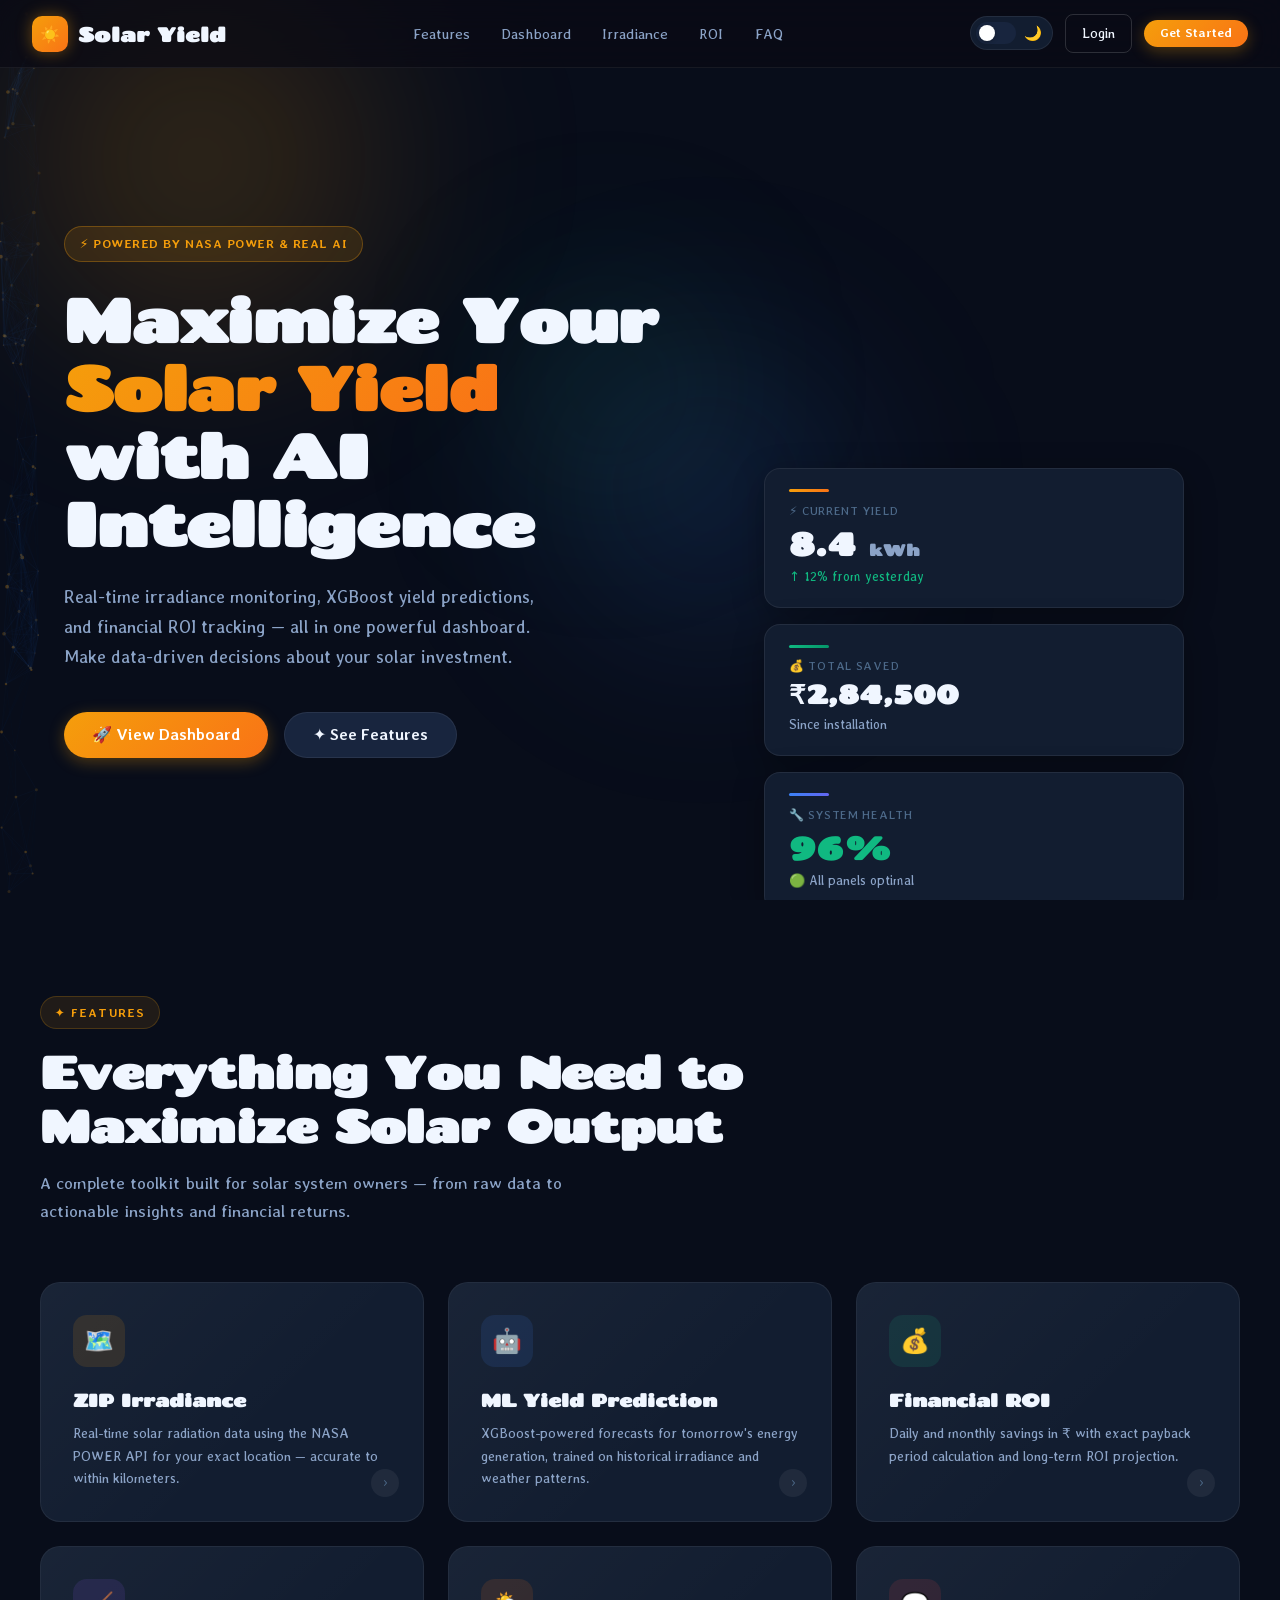
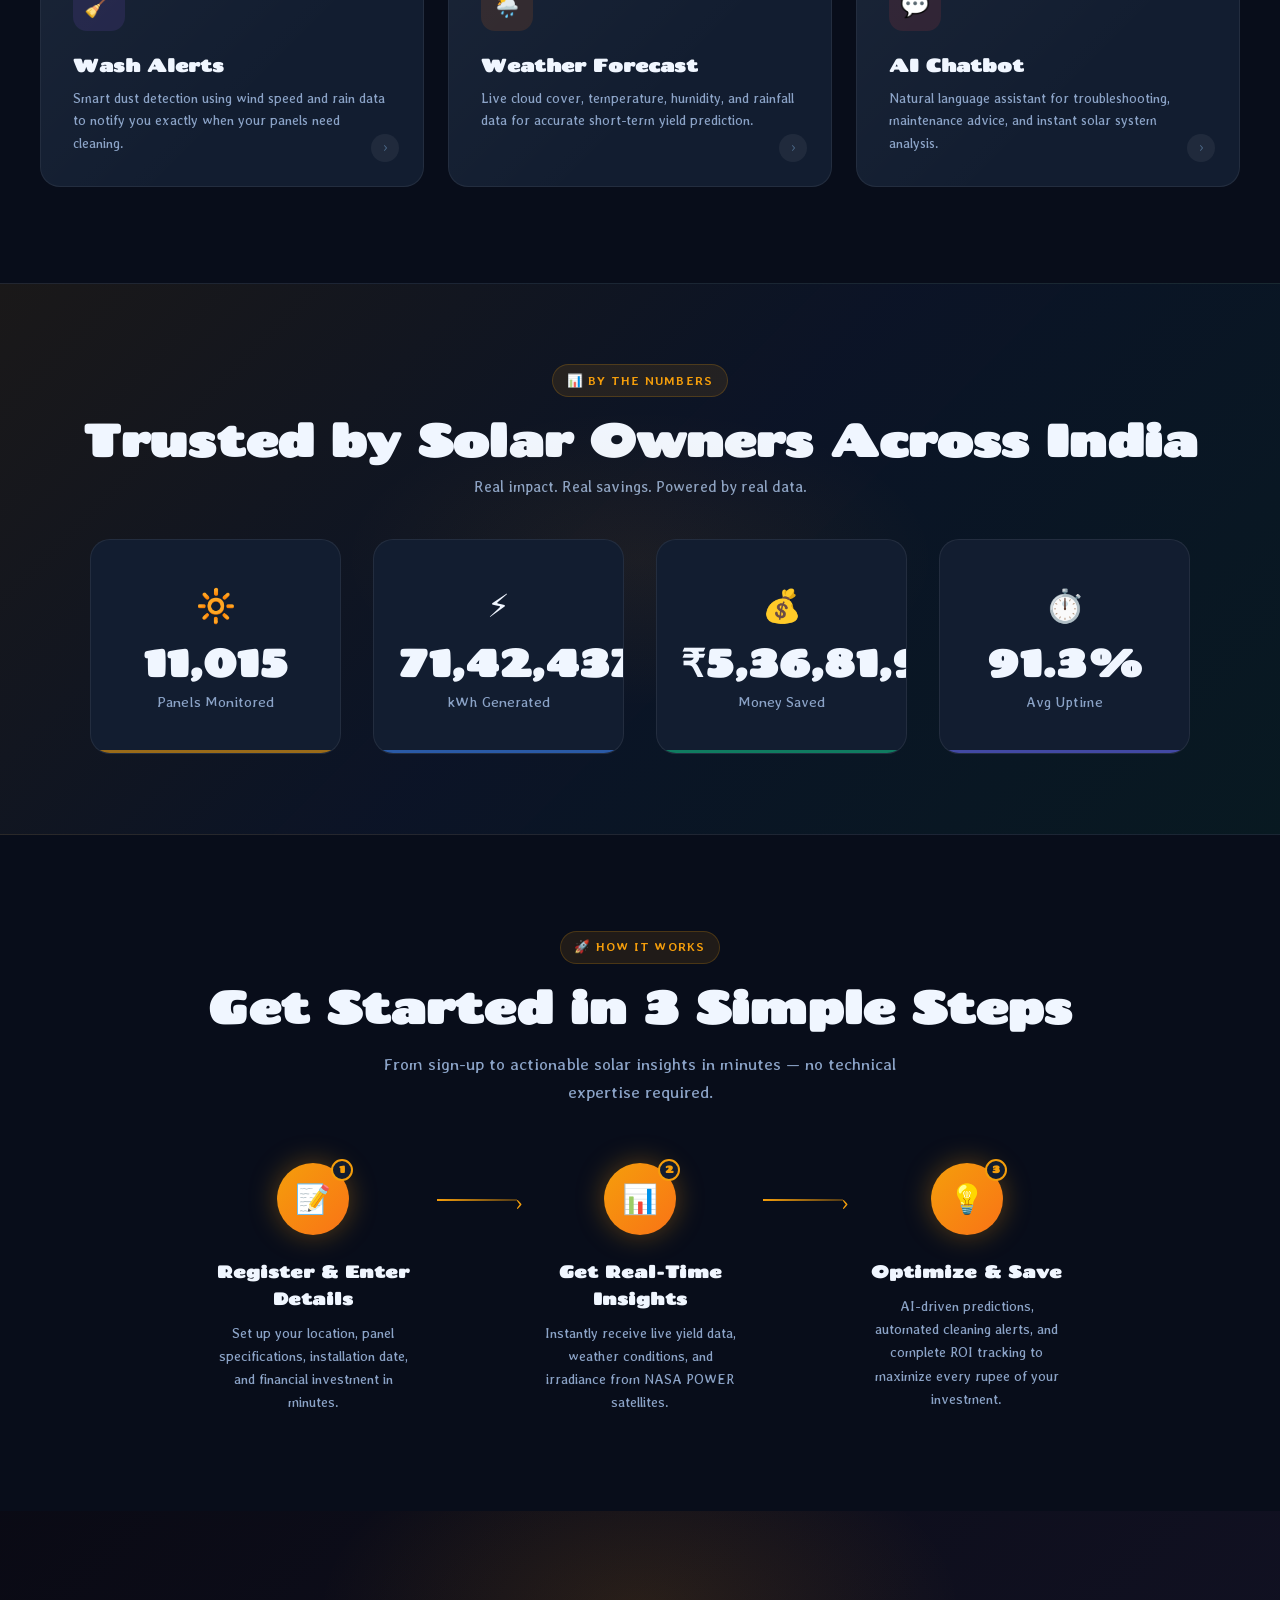
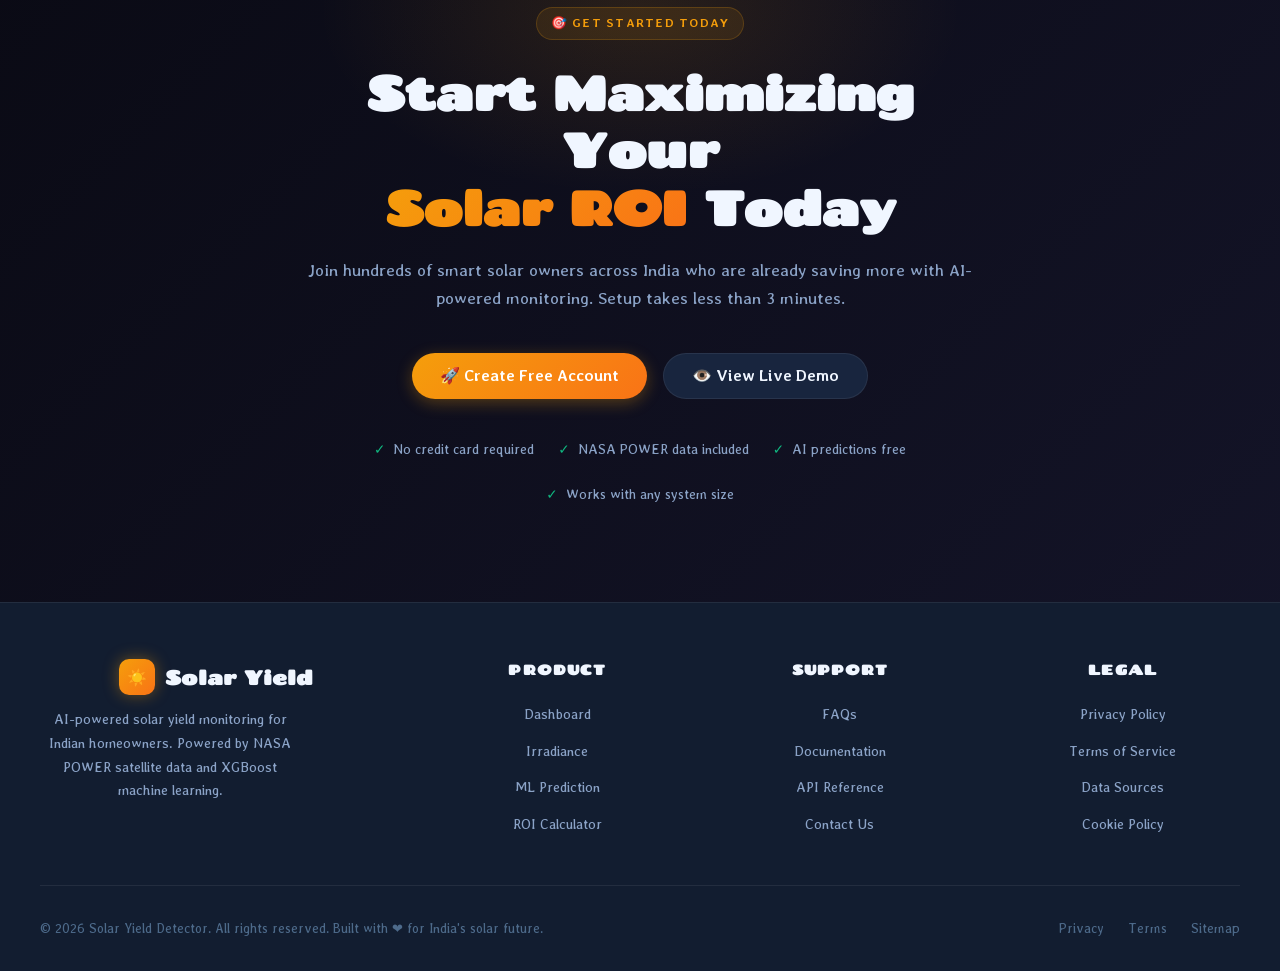
<file: index.html>
<!DOCTYPE html>
<html lang="en" data-theme="dark">
<head>
  <meta charset="UTF-8" />
  <meta name="viewport" content="width=device-width, initial-scale=1.0" />
  <title>Solar Yield Detector — Maximize Your Solar ROI with AI</title>
  <meta name="description" content="Real-time solar yield monitoring, AI-powered predictions, and financial ROI tracking powered by NASA POWER data." />
  <link rel="stylesheet" href="style.css" />
  <style>
    /* ========== LANDING NAV ========== */
    .landing-nav {
      position: fixed;
      top: 0; left: 0; right: 0;
      z-index: 1000;
      display: flex;
      align-items: center;
      gap: 1.5rem;
      padding: 0 2rem;
      height: 68px;
      background: rgba(var(--bg-base-rgb, 10,10,20), 0.72);
      backdrop-filter: blur(18px);
      -webkit-backdrop-filter: blur(18px);
      border-bottom: 1px solid rgba(255,255,255,0.06);
      transition: background 0.3s;
    }
    .landing-nav-logo {
      display: flex;
      align-items: center;
      gap: 0.6rem;
      font-family:var(--font-heading);
      font-weight: 700;
      font-size: 1.25rem;
      color: var(--text-primary);
      text-decoration: none;
      white-space: nowrap;
    }
    .landing-nav-logo .logo-mark {
      width: 36px; height: 36px;
      background: linear-gradient(135deg, var(--solar), #f97316);
      border-radius: 10px;
      display: grid; place-items: center;
      font-size: 1rem;
      box-shadow: 0 0 16px rgba(245,158,11,0.4);
      flex-shrink: 0;
    }
    .landing-nav-links {
      display: flex;
      align-items: center;
      gap: 0.25rem;
      flex: 1;
      justify-content: center;
    }
    .landing-nav-links a {
      color: var(--text-secondary);
      text-decoration: none;
      font-size: 0.9rem;
      font-weight: 500;
      padding: 0.45rem 0.85rem;
      border-radius: 8px;
      transition: color 0.2s, background 0.2s;
    }
    .landing-nav-links a:hover {
      color: var(--text-primary);
      background: rgba(255,255,255,0.06);
    }
    .landing-nav-right {
      display: flex;
      align-items: center;
      gap: 0.75rem;
    }
    .btn-ghost-nav {
      background: transparent;
      border: 1px solid rgba(255,255,255,0.15);
      color: var(--text-primary);
      padding: 0.45rem 1rem;
      border-radius: 8px;
      font-size: 0.875rem;
      font-weight: 500;
      cursor: pointer;
      text-decoration: none;
      transition: border-color 0.2s, background 0.2s;
      font-family:var(--font-body);
    }
    .btn-ghost-nav:hover {
      background: rgba(255,255,255,0.08);
      border-color: rgba(255,255,255,0.3);
    }

    /* ========== HERO ========== */
    .landing-hero {
      position: relative;
      min-height: 100vh;
      display: flex;
      align-items: center;
      overflow: hidden;
      padding-top: 68px;
    }
    .hero-bg {
      position: absolute;
      inset: 0;
      z-index: 0;
    }
    #particles-canvas {
      position: absolute;
      inset: 0;
      width: 100%; height: 100%;
      opacity: 0.55;
    }
    .hero-bg-orb {
      position: absolute;
      border-radius: 50%;
      filter: blur(80px);
      pointer-events: none;
      animation: orbFloat 12s ease-in-out infinite;
    }
    .hero-bg-orb-1 {
      width: 560px; height: 560px;
      background: radial-gradient(circle, rgba(245,158,11,0.22) 0%, transparent 70%);
      top: -120px; left: -80px;
      animation-duration: 14s;
    }
    .hero-bg-orb-2 {
      width: 440px; height: 440px;
      background: radial-gradient(circle, rgba(59,130,246,0.18) 0%, transparent 70%);
      top: 30%; right: 5%;
      animation-duration: 10s;
      animation-delay: -4s;
    }
    .hero-bg-orb-3 {
      width: 320px; height: 320px;
      background: radial-gradient(circle, rgba(16,185,129,0.15) 0%, transparent 70%);
      bottom: 10%; left: 35%;
      animation-duration: 16s;
      animation-delay: -8s;
    }
    @keyframes orbFloat {
      0%, 100% { transform: translateY(0) scale(1); }
      33% { transform: translateY(-28px) scale(1.04); }
      66% { transform: translateY(16px) scale(0.97); }
    }
    .landing-hero-inner {
      position: relative;
      z-index: 1;
      width: 100%;
      max-width: 1280px;
      margin: 0 auto;
      padding: 5rem 2rem 4rem;
      display: grid;
      grid-template-columns: 1fr 420px;
      gap: 4rem;
      align-items: center;
    }
    .landing-hero-content {
      max-width: 620px;
    }
    .hero-eyebrow {
      display: inline-flex;
      align-items: center;
      gap: 0.5rem;
      background: rgba(245,158,11,0.12);
      border: 1px solid rgba(245,158,11,0.3);
      color: var(--solar);
      font-size: 0.8rem;
      font-weight: 600;
      letter-spacing: 0.04em;
      padding: 0.4rem 0.9rem;
      border-radius: 999px;
      margin-bottom: 1.5rem;
      font-family:var(--font-body);
    }
    .hero-title {
      font-family:var(--font-heading);
      font-size: clamp(2.4rem, 5vw, 3.8rem);
      font-weight: 800;
      line-height: 1.12;
      color: var(--text-primary);
      margin-bottom: 1.5rem;
      letter-spacing: -0.02em;
    }
    .hero-title .highlight {
      background: linear-gradient(135deg, var(--solar) 0%, #f97316 100%);
      -webkit-background-clip: text;
      -webkit-text-fill-color: transparent;
      background-clip: text;
    }
    .hero-desc {
      font-size: 1.1rem;
      line-height: 1.7;
      color: var(--text-secondary);
      margin-bottom: 2.5rem;
      max-width: 500px;
    }
    .hero-cta-row {
      display: flex;
      gap: 1rem;
      flex-wrap: wrap;
    }

    /* ========== HERO FLOATING CARDS ========== */
    .hero-visual-right {
      display: flex;
      flex-direction: column;
      gap: 1rem;
      position: relative;
    }
    .hero-float-card {
      background: var(--bg-card);
      border: 1px solid var(--border);
      border-radius: 16px;
      padding: 1.25rem 1.5rem;
      backdrop-filter: blur(12px);
      box-shadow: 0 8px 32px rgba(0,0,0,0.3);
      animation: cardFloat var(--float-dur, 6s) ease-in-out infinite;
      animation-delay: var(--float-delay, 0s);
      transition: transform 0.3s;
    }
    .hero-float-card:hover { transform: translateY(-4px) scale(1.02); }
    @keyframes cardFloat {
      0%, 100% { transform: translateY(0); }
      50% { transform: translateY(-10px); }
    }
    .hfc-label {
      font-size: 0.75rem;
      color: var(--text-muted);
      font-weight: 500;
      text-transform: uppercase;
      letter-spacing: 0.06em;
      margin-bottom: 0.3rem;
      font-family:var(--font-body);
    }
    .hfc-value {
      font-family:var(--font-heading);
      font-size: 2rem;
      font-weight: 700;
      color: var(--text-primary);
      line-height: 1.1;
    }
    .hfc-sub {
      font-size: 0.82rem;
      color: var(--text-secondary);
      margin-top: 0.3rem;
    }
    .hfc-sub.up { color: var(--success); }
    .hero-float-card-1 { --float-dur: 7s; --float-delay: 0s; }
    .hero-float-card-2 { --float-dur: 8s; --float-delay: -3s; }
    .hero-float-card-3 { --float-dur: 6.5s; --float-delay: -1.5s; }
    .hfc-accent-bar {
      width: 40px; height: 3px;
      border-radius: 2px;
      margin-bottom: 0.6rem;
    }

    /* ========== LANDING SECTION SHARED ========== */
    .landing-section {
      padding: 6rem 2rem;
    }
    .section-inner {
      max-width: 1200px;
      margin: 0 auto;
    }
    .section-tag {
      display: inline-flex;
      align-items: center;
      gap: 0.4rem;
      font-size: 0.78rem;
      font-weight: 600;
      letter-spacing: 0.1em;
      text-transform: uppercase;
      color: var(--solar);
      background: rgba(245,158,11,0.1);
      border: 1px solid rgba(245,158,11,0.2);
      padding: 0.35rem 0.85rem;
      border-radius: 999px;
      margin-bottom: 1rem;
      font-family:var(--font-body);
    }
    .section-title {
      font-family:var(--font-heading);
      font-size: clamp(1.8rem, 3.5vw, 2.8rem);
      font-weight: 700;
      color: var(--text-primary);
      margin-bottom: 1rem;
      line-height: 1.2;
      letter-spacing: -0.02em;
    }
    .section-subtitle {
      font-size: 1.05rem;
      color: var(--text-secondary);
      max-width: 540px;
      line-height: 1.7;
      margin-bottom: 3.5rem;
    }
    .section-header { margin-bottom: 3.5rem; }

    /* ========== FEATURES GRID ========== */
    .features-grid {
      display: grid;
      grid-template-columns: repeat(3, 1fr);
      gap: 1.5rem;
    }
    .feature-card {
      background: var(--bg-card);
      border: 1px solid var(--border);
      border-radius: 20px;
      padding: 2rem;
      transition: transform 0.3s, box-shadow 0.3s, border-color 0.3s;
      position: relative;
      overflow: hidden;
    }
    .feature-card::before {
      content: '';
      position: absolute;
      inset: 0;
      background: linear-gradient(135deg, rgba(255,255,255,0.03) 0%, transparent 60%);
      pointer-events: none;
    }
    .feature-card:hover {
      transform: translateY(-6px);
      box-shadow: 0 20px 40px rgba(0,0,0,0.25);
      border-color: rgba(245,158,11,0.3);
    }
    .feature-icon-wrap {
      width: 52px; height: 52px;
      border-radius: 14px;
      display: grid; place-items: center;
      font-size: 1.5rem;
      margin-bottom: 1.2rem;
    }
    .feature-name {
      font-family:var(--font-heading);
      font-size: 1.1rem;
      font-weight: 700;
      color: var(--text-primary);
      margin-bottom: 0.5rem;
    }
    .feature-desc {
      font-size: 0.9rem;
      color: var(--text-secondary);
      line-height: 1.65;
    }
    .feature-card .feature-arrow {
      position: absolute;
      bottom: 1.5rem; right: 1.5rem;
      width: 28px; height: 28px;
      border-radius: 50%;
      background: rgba(255,255,255,0.06);
      display: grid; place-items: center;
      font-size: 0.85rem;
      color: var(--text-muted);
      transition: background 0.2s, transform 0.2s;
    }
    .feature-card:hover .feature-arrow {
      background: rgba(245,158,11,0.2);
      color: var(--solar);
      transform: translate(2px, -2px);
    }

    /* ========== STATS SECTION ========== */
    .stats-section {
      padding: 5rem 2rem;
      background: linear-gradient(135deg,
        rgba(245,158,11,0.08) 0%,
        rgba(59,130,246,0.06) 50%,
        rgba(16,185,129,0.07) 100%
      );
      border-top: 1px solid var(--border);
      border-bottom: 1px solid var(--border);
      position: relative;
      overflow: hidden;
    }
    .stats-section::before {
      content: '';
      position: absolute;
      top: 50%; left: 50%;
      transform: translate(-50%,-50%);
      width: 600px; height: 300px;
      background: radial-gradient(ellipse, rgba(245,158,11,0.07) 0%, transparent 70%);
      pointer-events: none;
    }
    .stats-row {
      max-width: 1100px;
      margin: 0 auto;
      display: grid;
      grid-template-columns: repeat(4, 1fr);
      gap: 2rem;
      position: relative;
      z-index: 1;
    }
    .stat-item {
      text-align: center;
      padding: 2.5rem 1.5rem;
      background: var(--bg-card);
      border: 1px solid var(--border);
      border-radius: 20px;
      position: relative;
      overflow: hidden;
      transition: transform 0.3s, box-shadow 0.3s;
    }
    .stat-item::after {
      content: '';
      position: absolute;
      bottom: 0; left: 0; right: 0;
      height: 3px;
      background: var(--stat-color, var(--solar));
      opacity: 0.6;
    }
    .stat-item:hover { transform: translateY(-4px); box-shadow: 0 12px 28px rgba(0,0,0,0.2); }
    .stat-icon {
      font-size: 2rem;
      margin-bottom: 0.75rem;
      display: block;
    }
    .stat-number {
      font-family:var(--font-heading);
      font-size: 2.4rem;
      font-weight: 800;
      color: var(--text-primary);
      line-height: 1;
      margin-bottom: 0.5rem;
    }
    .stat-label {
      font-size: 0.9rem;
      color: var(--text-secondary);
      font-weight: 500;
    }

    /* ========== HOW IT WORKS ========== */
    .how-section {
      padding: 6rem 2rem;
      background: var(--bg-base);
    }
    .how-steps {
      display: flex;
      align-items: flex-start;
      gap: 0;
      position: relative;
      max-width: 900px;
      margin: 0 auto;
    }
    .how-step {
      flex: 1;
      display: flex;
      flex-direction: column;
      align-items: center;
      text-align: center;
      position: relative;
      padding: 0 1.5rem;
    }
    .how-step-connector {
      flex: 0 0 80px;
      display: flex;
      align-items: center;
      padding-top: 36px;
    }
    .how-step-connector-line {
      width: 100%;
      height: 2px;
      background: linear-gradient(90deg, var(--solar), rgba(245,158,11,0.3));
      position: relative;
    }
    .how-step-connector-line::after {
      content: '›';
      position: absolute;
      right: -6px;
      top: -10px;
      color: var(--solar);
      font-size: 1.2rem;
    }
    .how-step-num {
      width: 72px; height: 72px;
      border-radius: 50%;
      background: linear-gradient(135deg, var(--solar) 0%, #f97316 100%);
      display: grid; place-items: center;
      font-size: 1.8rem;
      margin-bottom: 1.5rem;
      box-shadow: 0 0 28px rgba(245,158,11,0.35);
      flex-shrink: 0;
      position: relative;
    }
    .how-step-num .step-badge {
      position: absolute;
      top: -4px; right: -4px;
      width: 22px; height: 22px;
      background: var(--bg-card);
      border: 2px solid var(--solar);
      border-radius: 50%;
      font-size: 0.65rem;
      font-weight: 700;
      color: var(--solar);
      display: grid; place-items: center;
      font-family:var(--font-heading);
    }
    .how-step-title {
      font-family:var(--font-heading);
      font-size: 1.05rem;
      font-weight: 700;
      color: var(--text-primary);
      margin-bottom: 0.6rem;
    }
    .how-step-desc {
      font-size: 0.875rem;
      color: var(--text-secondary);
      line-height: 1.65;
    }

    /* ========== CTA BANNER ========== */
    .cta-section {
      padding: 6rem 2rem;
      background: linear-gradient(135deg, rgba(10,10,20,0.95) 0%, rgba(20,20,40,0.95) 100%);
      position: relative;
      overflow: hidden;
      text-align: center;
    }
    .cta-section::before {
      content: '';
      position: absolute;
      top: -100px; left: 50%;
      transform: translateX(-50%);
      width: 700px; height: 400px;
      background: radial-gradient(ellipse, rgba(245,158,11,0.12) 0%, transparent 65%);
      pointer-events: none;
    }
    .cta-section-inner {
      position: relative;
      z-index: 1;
      max-width: 700px;
      margin: 0 auto;
    }
    .cta-title {
      font-family:var(--font-heading);
      font-size: clamp(1.8rem, 4vw, 3rem);
      font-weight: 800;
      color: var(--text-primary);
      margin-bottom: 1.2rem;
      line-height: 1.2;
      letter-spacing: -0.02em;
    }
    .cta-title .highlight {
      background: linear-gradient(135deg, var(--solar), #f97316);
      -webkit-background-clip: text;
      -webkit-text-fill-color: transparent;
      background-clip: text;
    }
    .cta-desc {
      font-size: 1.05rem;
      color: var(--text-secondary);
      margin-bottom: 2.5rem;
      line-height: 1.7;
    }
    .cta-badges {
      display: flex;
      justify-content: center;
      gap: 1.5rem;
      flex-wrap: wrap;
      margin-top: 2.5rem;
    }
    .cta-badge {
      display: flex;
      align-items: center;
      gap: 0.5rem;
      font-size: 0.85rem;
      color: var(--text-secondary);
      font-family:var(--font-body);
    }
    .cta-badge .check {
      color: var(--success);
      font-weight: 700;
    }

    /* ========== FOOTER ========== */
    .landing-footer {
      background: var(--bg-card);
      border-top: 1px solid var(--border);
      padding: 3.5rem 2rem 2rem;
    }
    .footer-inner {
      max-width: 1200px;
      margin: 0 auto;
      display: grid;
      grid-template-columns: 1.5fr 1fr 1fr 1fr;
      gap: 3rem;
      margin-bottom: 3rem;
    }
    .footer-brand p {
      font-size: 0.875rem;
      color: var(--text-secondary);
      line-height: 1.7;
      margin-top: 0.8rem;
      max-width: 260px;
    }
    .footer-col-title {
      font-family:var(--font-heading);
      font-size: 0.875rem;
      font-weight: 700;
      color: var(--text-primary);
      text-transform: uppercase;
      letter-spacing: 0.08em;
      margin-bottom: 1.2rem;
    }
    .footer-links {
      list-style: none;
      display: flex;
      flex-direction: column;
      gap: 0.7rem;
    }
    .footer-links a {
      color: var(--text-secondary);
      text-decoration: none;
      font-size: 0.875rem;
      transition: color 0.2s;
    }
    .footer-links a:hover { color: var(--solar); }
    .footer-bottom {
      border-top: 1px solid var(--border);
      padding-top: 2rem;
      display: flex;
      align-items: center;
      justify-content: space-between;
      gap: 1rem;
      flex-wrap: wrap;
      max-width: 1200px;
      margin: 0 auto;
    }
    .footer-bottom p {
      font-size: 0.82rem;
      color: var(--text-muted);
    }
    .footer-bottom-links {
      display: flex;
      gap: 1.5rem;
    }
    .footer-bottom-links a {
      font-size: 0.82rem;
      color: var(--text-muted);
      text-decoration: none;
      transition: color 0.2s;
    }
    .footer-bottom-links a:hover { color: var(--text-secondary); }

    /* ========== SCROLL REVEAL ========== */
    .scroll-reveal {
      opacity: 0;
      transform: translateY(32px);
      transition: opacity 0.65s ease, transform 0.65s ease;
    }
    .scroll-reveal.revealed {
      opacity: 1;
      transform: none;
    }
    .scroll-reveal:nth-child(2) { transition-delay: 0.1s; }
    .scroll-reveal:nth-child(3) { transition-delay: 0.2s; }
    .scroll-reveal:nth-child(4) { transition-delay: 0.3s; }
    .scroll-reveal:nth-child(5) { transition-delay: 0.4s; }
    .scroll-reveal:nth-child(6) { transition-delay: 0.5s; }

    /* ========== FADE IN ========== */
    .fade-in {
      animation: fadeInUp 0.85s cubic-bezier(0.22, 1, 0.36, 1) both;
    }
    @keyframes fadeInUp {
      from { opacity: 0; transform: translateY(40px); }
      to { opacity: 1; transform: none; }
    }
    .fade-in-delay-1 { animation-delay: 0.1s; }
    .fade-in-delay-2 { animation-delay: 0.25s; }
    .fade-in-delay-3 { animation-delay: 0.4s; }
    .fade-in-cards { animation-delay: 0.55s; }

    /* ========== RESPONSIVE ========== */
    @media (max-width: 1024px) {
      .landing-hero-inner {
        grid-template-columns: 1fr;
        text-align: center;
      }
      .landing-hero-content { max-width: 100%; }
      .hero-cta-row { justify-content: center; }
      .hero-desc { margin-left: auto; margin-right: auto; }
      .hero-visual-right {
        flex-direction: row;
        flex-wrap: wrap;
        justify-content: center;
        gap: 1rem;
      }
      .hero-float-card { flex: 0 0 200px; }
      .features-grid { grid-template-columns: repeat(2, 1fr); }
      .stats-row { grid-template-columns: repeat(2, 1fr); }
      .footer-inner { grid-template-columns: 1fr 1fr; }
    }
    @media (max-width: 768px) {
      .landing-nav-links { display: none; }
      .landing-hero-inner { padding: 4rem 1.5rem 3rem; }
      .features-grid { grid-template-columns: 1fr; }
      .how-steps { flex-direction: column; align-items: center; gap: 1.5rem; }
      .how-step-connector { display: none; }
      .footer-inner { grid-template-columns: 1fr; gap: 2rem; }
      .hero-visual-right { flex-direction: column; align-items: center; }
      .hero-float-card { flex: unset; width: 100%; max-width: 280px; }
    }

    /* Theme — light mode overrides */
    [data-theme="light"] .landing-nav {
      background: rgba(255,255,255, 0.85);
      border-bottom-color: rgba(0,0,0,0.08);
    }
    [data-theme="light"] .cta-section {
      background: linear-gradient(135deg, #f8fafc 0%, #f1f5f9 100%);
    }
  </style>
</head>
<body>

  <!-- ===== LANDING NAV ===== -->
  <nav class="landing-nav">
    <a href="index.html" class="landing-nav-logo">
      <div class="logo-mark">☀️</div>
      <span>Solar Yield</span>
    </a>

    <div class="landing-nav-links">
      <a href="#features">Features</a>
      <a href="dashboard.html">Dashboard</a>
      <a href="irradiance.html">Irradiance</a>
      <a href="roi-calculator.html">ROI</a>
      <a href="faq.html">FAQ</a>
    </div>

    <div class="landing-nav-right">
      <button class="theme-toggle" data-theme-toggle aria-label="Toggle theme">
        <div class="theme-toggle-track">
          <div class="theme-toggle-thumb"></div>
        </div>
        <span class="theme-icon theme-icon-moon">🌙</span>
        <span class="theme-icon theme-icon-sun" style="display:none">☀️</span>
      </button>
      <a href="login.html" class="btn-ghost-nav">Login</a>
      <a href="login.html" class="btn btn-primary btn-sm">Get Started</a>
    </div>
  </nav>

  <!-- ===== HERO ===== -->
  <section class="landing-hero">
    <div class="hero-bg">
      <canvas id="particles-canvas"></canvas>
      <div class="hero-bg-orb hero-bg-orb-1"></div>
      <div class="hero-bg-orb hero-bg-orb-2"></div>
      <div class="hero-bg-orb hero-bg-orb-3"></div>
    </div>

    <div class="landing-hero-inner">
      <!-- Left: Content -->
      <div class="landing-hero-content fade-in">
        <div class="hero-eyebrow">⚡ Powered by NASA POWER &amp; Real AI</div>
        <h1 class="hero-title">
          Maximize Your<br>
          <span class="highlight">Solar Yield</span><br>
          with AI Intelligence
        </h1>
        <p class="hero-desc">
          Real-time irradiance monitoring, XGBoost yield predictions, and financial ROI tracking — all in one powerful dashboard. Make data-driven decisions about your solar investment.
        </p>
        <div class="hero-cta-row">
          <a href="dashboard.html" class="btn btn-primary btn-lg">🚀 View Dashboard</a>
          <a href="#features" class="btn btn-secondary btn-lg">✦ See Features</a>
        </div>
      </div>

      <!-- Right: Floating Cards -->
      <div class="hero-visual-right fade-in fade-in-cards">
        <!-- Card 1: Current Yield -->
        <div class="hero-float-card hero-float-card-1">
          <div class="hfc-accent-bar" style="background: linear-gradient(90deg, #f59e0b, #f97316);"></div>
          <div class="hfc-label">⚡ Current Yield</div>
          <div class="hfc-value">8.4 <small style="font-size:1rem;color:var(--text-secondary)">kWh</small></div>
          <div class="hfc-sub up">↑ 12% from yesterday</div>
        </div>

        <!-- Card 2: Total Saved -->
        <div class="hero-float-card hero-float-card-2">
          <div class="hfc-accent-bar" style="background: linear-gradient(90deg, #10b981, #059669);"></div>
          <div class="hfc-label">💰 Total Saved</div>
          <div class="hfc-value" style="font-size:1.6rem">₹2,84,500</div>
          <div class="hfc-sub">Since installation</div>
        </div>

        <!-- Card 3: System Health -->
        <div class="hero-float-card hero-float-card-3">
          <div class="hfc-accent-bar" style="background: linear-gradient(90deg, #3b82f6, #6366f1);"></div>
          <div class="hfc-label">🔧 System Health</div>
          <div class="hfc-value" style="color:#10b981">96%</div>
          <div class="hfc-sub">🟢 All panels optimal</div>
        </div>
      </div>
    </div>
  </section>

  <!-- ===== FEATURES SECTION ===== -->
  <section id="features" class="landing-section">
    <div class="section-inner">
      <div class="section-header">
        <div class="section-tag">✦ Features</div>
        <h2 class="section-title">Everything You Need to<br>Maximize Solar Output</h2>
        <p class="section-subtitle">
          A complete toolkit built for solar system owners — from raw data to actionable insights and financial returns.
        </p>
      </div>

      <div class="features-grid">

        <!-- 1. ZIP Irradiance -->
        <div class="feature-card scroll-reveal">
          <div class="feature-icon-wrap" style="background:rgba(245,158,11,0.12)">🗺️</div>
          <div class="feature-name">ZIP Irradiance</div>
          <p class="feature-desc">Real-time solar radiation data using the NASA POWER API for your exact location — accurate to within kilometers.</p>
          <div class="feature-arrow">›</div>
        </div>

        <!-- 2. ML Yield Prediction -->
        <div class="feature-card scroll-reveal">
          <div class="feature-icon-wrap" style="background:rgba(59,130,246,0.12)">🤖</div>
          <div class="feature-name">ML Yield Prediction</div>
          <p class="feature-desc">XGBoost-powered forecasts for tomorrow's energy generation, trained on historical irradiance and weather patterns.</p>
          <div class="feature-arrow">›</div>
        </div>

        <!-- 3. Financial ROI -->
        <div class="feature-card scroll-reveal">
          <div class="feature-icon-wrap" style="background:rgba(16,185,129,0.12)">💰</div>
          <div class="feature-name">Financial ROI</div>
          <p class="feature-desc">Daily and monthly savings in ₹ with exact payback period calculation and long-term ROI projection.</p>
          <div class="feature-arrow">›</div>
        </div>

        <!-- 4. Wash Alerts -->
        <div class="feature-card scroll-reveal">
          <div class="feature-icon-wrap" style="background:rgba(139,92,246,0.12)">🧹</div>
          <div class="feature-name">Wash Alerts</div>
          <p class="feature-desc">Smart dust detection using wind speed and rain data to notify you exactly when your panels need cleaning.</p>
          <div class="feature-arrow">›</div>
        </div>

        <!-- 5. Weather Forecast -->
        <div class="feature-card scroll-reveal">
          <div class="feature-icon-wrap" style="background:rgba(249,115,22,0.12)">🌦️</div>
          <div class="feature-name">Weather Forecast</div>
          <p class="feature-desc">Live cloud cover, temperature, humidity, and rainfall data for accurate short-term yield prediction.</p>
          <div class="feature-arrow">›</div>
        </div>

        <!-- 6. AI Chatbot -->
        <div class="feature-card scroll-reveal">
          <div class="feature-icon-wrap" style="background:rgba(239,68,68,0.12)">💬</div>
          <div class="feature-name">AI Chatbot</div>
          <p class="feature-desc">Natural language assistant for troubleshooting, maintenance advice, and instant solar system analysis.</p>
          <div class="feature-arrow">›</div>
        </div>

      </div>
    </div>
  </section>

  <!-- ===== STATS SECTION ===== -->
  <div class="stats-section">
    <div class="section-inner" style="text-align:center; margin-bottom:2.5rem;">
      <div class="section-tag" style="display:inline-flex;">📊 By the Numbers</div>
      <h2 class="section-title" style="margin-bottom:0.5rem;">Trusted by Solar Owners Across India</h2>
      <p style="color:var(--text-secondary); font-size:0.95rem;">Real impact. Real savings. Powered by real data.</p>
    </div>
    <div class="stats-row">
      <div class="stat-item scroll-reveal" style="--stat-color: #f59e0b;">
        <span class="stat-icon">🔆</span>
        <div class="stat-number" id="stat-panels">0</div>
        <div class="stat-label">Panels Monitored</div>
      </div>
      <div class="stat-item scroll-reveal" style="--stat-color: #3b82f6;">
        <span class="stat-icon">⚡</span>
        <div class="stat-number" id="stat-kwh">0</div>
        <div class="stat-label">kWh Generated</div>
      </div>
      <div class="stat-item scroll-reveal" style="--stat-color: #10b981;">
        <span class="stat-icon">💰</span>
        <div class="stat-number" id="stat-saved">₹0</div>
        <div class="stat-label">Money Saved</div>
      </div>
      <div class="stat-item scroll-reveal" style="--stat-color: #6366f1;">
        <span class="stat-icon">⏱️</span>
        <div class="stat-number" id="stat-uptime">0%</div>
        <div class="stat-label">Avg Uptime</div>
      </div>
    </div>
  </div>

  <!-- ===== HOW IT WORKS ===== -->
  <section class="how-section">
    <div class="section-inner">
      <div class="section-header" style="text-align:center;">
        <div class="section-tag" style="display:inline-flex;">🚀 How It Works</div>
        <h2 class="section-title">Get Started in 3 Simple Steps</h2>
        <p class="section-subtitle" style="margin-left:auto; margin-right:auto; text-align:center;">
          From sign-up to actionable solar insights in minutes — no technical expertise required.
        </p>
      </div>

      <div class="how-steps">
        <!-- Step 1 -->
        <div class="how-step scroll-reveal">
          <div class="how-step-num">
            📝
            <div class="step-badge">1</div>
          </div>
          <div class="how-step-title">Register &amp; Enter Details</div>
          <p class="how-step-desc">Set up your location, panel specifications, installation date, and financial investment in minutes.</p>
        </div>

        <div class="how-step-connector scroll-reveal">
          <div class="how-step-connector-line"></div>
        </div>

        <!-- Step 2 -->
        <div class="how-step scroll-reveal">
          <div class="how-step-num">
            📊
            <div class="step-badge">2</div>
          </div>
          <div class="how-step-title">Get Real-Time Insights</div>
          <p class="how-step-desc">Instantly receive live yield data, weather conditions, and irradiance from NASA POWER satellites.</p>
        </div>

        <div class="how-step-connector scroll-reveal">
          <div class="how-step-connector-line"></div>
        </div>

        <!-- Step 3 -->
        <div class="how-step scroll-reveal">
          <div class="how-step-num">
            💡
            <div class="step-badge">3</div>
          </div>
          <div class="how-step-title">Optimize &amp; Save</div>
          <p class="how-step-desc">AI-driven predictions, automated cleaning alerts, and complete ROI tracking to maximize every rupee of your investment.</p>
        </div>
      </div>
    </div>
  </section>

  <!-- ===== CTA BANNER ===== -->
  <section class="cta-section">
    <div class="cta-section-inner">
      <div class="section-tag" style="display:inline-flex; justify-content:center; margin-bottom:1.5rem;">🎯 Get Started Today</div>
      <h2 class="cta-title">Start Maximizing Your<br><span class="highlight">Solar ROI</span> Today</h2>
      <p class="cta-desc">
        Join hundreds of smart solar owners across India who are already saving more with AI-powered monitoring. Setup takes less than 3 minutes.
      </p>
      <div style="display:flex; gap:1rem; justify-content:center; flex-wrap:wrap;">
        <a href="login.html" class="btn btn-primary btn-lg">🚀 Create Free Account</a>
        <a href="dashboard.html" class="btn btn-secondary btn-lg">👁️ View Live Demo</a>
      </div>
      <div class="cta-badges">
        <span class="cta-badge"><span class="check">✓</span> No credit card required</span>
        <span class="cta-badge"><span class="check">✓</span> NASA POWER data included</span>
        <span class="cta-badge"><span class="check">✓</span> AI predictions free</span>
        <span class="cta-badge"><span class="check">✓</span> Works with any system size</span>
      </div>
    </div>
  </section>

  <!-- ===== FOOTER ===== -->
  <footer class="landing-footer">
    <div class="footer-inner">
      <div class="footer-brand">
        <a href="index.html" class="landing-nav-logo" style="text-decoration:none; display:inline-flex;">
          <div class="logo-mark">☀️</div>
          <span>Solar Yield</span>
        </a>
        <p>AI-powered solar yield monitoring for Indian homeowners. Powered by NASA POWER satellite data and XGBoost machine learning.</p>
      </div>

      <div>
        <div class="footer-col-title">Product</div>
        <ul class="footer-links">
          <li><a href="dashboard.html">Dashboard</a></li>
          <li><a href="irradiance.html">Irradiance</a></li>
          <li><a href="ml-prediction.html">ML Prediction</a></li>
          <li><a href="roi-calculator.html">ROI Calculator</a></li>
        </ul>
      </div>

      <div>
        <div class="footer-col-title">Support</div>
        <ul class="footer-links">
          <li><a href="faq.html">FAQs</a></li>
          <li><a href="#">Documentation</a></li>
          <li><a href="#">API Reference</a></li>
          <li><a href="#">Contact Us</a></li>
        </ul>
      </div>

      <div>
        <div class="footer-col-title">Legal</div>
        <ul class="footer-links">
          <li><a href="#">Privacy Policy</a></li>
          <li><a href="#">Terms of Service</a></li>
          <li><a href="#">Data Sources</a></li>
          <li><a href="#">Cookie Policy</a></li>
        </ul>
      </div>
    </div>

    <div class="footer-bottom">
      <p>© 2026 Solar Yield Detector. All rights reserved. Built with ❤️ for India's solar future.</p>
      <div class="footer-bottom-links">
        <a href="#">Privacy</a>
        <a href="#">Terms</a>
        <a href="#">Sitemap</a>
      </div>
    </div>
  </footer>

  <script src="app.js"></script>
  <script>
    document.addEventListener('DOMContentLoaded', () => {
      // Init particles
      window._particlesCleanup = SYD.ParticlesManager.init('particles-canvas');

      // Animate stats on scroll
      const statsObs = new IntersectionObserver((entries) => {
        entries.forEach(e => {
          if (e.isIntersecting) {
            SYD.animateNumber(document.getElementById('stat-panels'), 12450, { duration: 2000 });
            SYD.animateNumber(document.getElementById('stat-kwh'), 8420000, { duration: 2200 });
            SYD.animateNumber(document.getElementById('stat-saved'), 67500000, { prefix: '₹', duration: 2500 });
            SYD.animateNumber(document.getElementById('stat-uptime'), 99.2, { suffix: '%', decimals: 1, duration: 1800 });
            statsObs.disconnect();
          }
        });
      }, { threshold: 0.3 });

      const statsSection = document.querySelector('.stats-row');
      if (statsSection) statsObs.observe(statsSection);

      // Scroll reveal observer
      const revealObs = new IntersectionObserver((entries) => {
        entries.forEach(e => {
          if (e.isIntersecting) {
            e.target.classList.add('revealed');
          }
        });
      }, { threshold: 0.1 });
      document.querySelectorAll('.scroll-reveal').forEach(el => revealObs.observe(el));

      // Smooth scroll for anchor links
      document.querySelectorAll('a[href^="#"]').forEach(a => {
        a.addEventListener('click', e => {
          const target = document.querySelector(a.getAttribute('href'));
          if (target) {
            e.preventDefault();
            target.scrollIntoView({ behavior: 'smooth', block: 'start' });
          }
        });
      });

      // Nav scroll effect (theme-aware)
      const nav = document.querySelector('.landing-nav');
      window.addEventListener('scroll', () => {
        const isDark = document.documentElement.getAttribute('data-theme') !== 'light';
        if (window.scrollY > 60) {
          nav.style.background = isDark ? 'rgba(8,13,26,0.96)' : 'rgba(238,242,255,0.96)';
          nav.style.boxShadow = '0 4px 24px rgba(0,0,0,0.25)';
        } else {
          nav.style.background = '';
          nav.style.boxShadow = '';
        }
      });
    });
  </script>
</body>
</html>
</file>
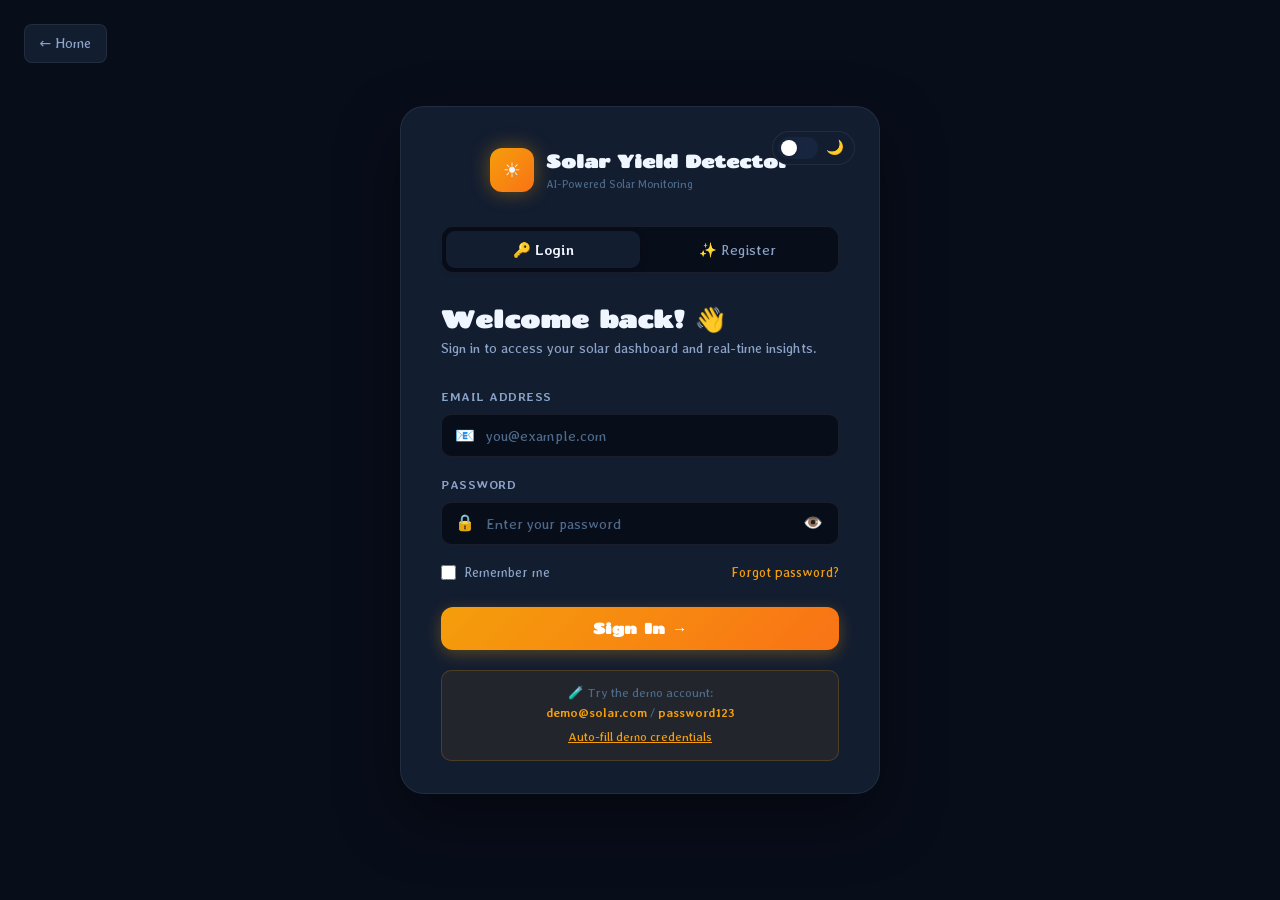
<file: about.html>
<!DOCTYPE html>
<html lang="en" data-theme="dark">
<head>
  <meta charset="UTF-8" />
  <meta name="viewport" content="width=device-width, initial-scale=1.0" />
  <title>About Us — Solar Yield Detector</title>
  <meta name="description" content="Learn about Solar Yield Detector — the AI-powered solar energy monitoring platform built to maximize your solar ROI." />
  <link rel="stylesheet" href="style.css" />
  <style>
    /* ── About page specific ── */
    .about-hero {
      text-align: center; padding: 3rem 1.5rem 2rem;
      background: var(--bg-card); border: 1px solid var(--border);
      border-radius: var(--radius-2xl); margin-bottom: 2rem;
      position: relative; overflow: hidden;
    }
    .about-hero::before {
      content: ''; position: absolute; inset: 0;
      background: radial-gradient(ellipse at 50% -20%, rgba(245,158,11,0.12) 0%, transparent 70%);
      pointer-events: none;
    }
    .about-hero-logo {
      font-size: 4rem; margin-bottom: 1rem;
      filter: drop-shadow(0 0 24px rgba(245,158,11,0.5));
      animation: float 3s ease-in-out infinite;
    }
    @keyframes float { 0%,100%{transform:translateY(0);} 50%{transform:translateY(-8px);} }
    .about-hero h1 {
      font-family: var(--font-heading); font-size: clamp(1.8rem,4vw,2.8rem);
      font-weight: 900; color: var(--text-primary); margin-bottom: 0.75rem;
    }
    .about-hero h1 span { color: var(--solar); }
    .about-hero p { font-size: 1rem; color: var(--text-secondary); max-width: 580px; margin: 0 auto; line-height: 1.7; }

    /* ── Mission card ── */
    .mission-card {
      display: grid; grid-template-columns: 1fr 1fr; gap: 1.5rem;
      margin-bottom: 2rem;
    }
    .mission-block {
      background: var(--bg-card); border: 1px solid var(--border);
      border-radius: var(--radius-xl); padding: 1.75rem;
    }
    .mission-block.accent { border-color: rgba(245,158,11,0.35); background: rgba(245,158,11,0.04); }
    .mb-icon { font-size: 2.5rem; margin-bottom: 1rem; }
    .mb-title { font-family: var(--font-heading); font-size: 1.15rem; font-weight: 800; color: var(--text-primary); margin-bottom: 0.5rem; }
    .mb-body  { font-size: 0.88rem; color: var(--text-secondary); line-height: 1.7; }

    /* ── Stats strip ── */
    .about-stats {
      display: grid; grid-template-columns: repeat(4,1fr); gap: 1rem;
      margin-bottom: 2rem;
    }
    .about-stat {
      background: var(--bg-card); border: 1px solid var(--border);
      border-radius: var(--radius-lg); padding: 1.25rem 1rem; text-align: center;
      transition: transform 0.2s, box-shadow 0.2s;
    }
    .about-stat:hover { transform: translateY(-3px); box-shadow: var(--shadow-md); }
    .as-val  { font-family: var(--font-heading); font-size: 1.8rem; font-weight: 900; color: var(--solar); }
    .as-label{ font-size: 0.78rem; color: var(--text-muted); margin-top: 0.25rem; }

    /* ── Tech stack ── */
    .tech-grid { display: grid; grid-template-columns: repeat(3,1fr); gap: 1rem; margin-bottom: 2rem; }
    .tech-item {
      display: flex; align-items: center; gap: 0.75rem;
      background: var(--bg-card); border: 1px solid var(--border);
      border-radius: var(--radius-lg); padding: 0.9rem 1.1rem;
      transition: border-color 0.2s, transform 0.2s;
    }
    .tech-item:hover { border-color: var(--solar); transform: translateY(-2px); }
    .tech-icon { font-size: 1.5rem; flex-shrink: 0; }
    .tech-name  { font-weight: 700; font-size: 0.88rem; color: var(--text-primary); }
    .tech-desc  { font-size: 0.72rem; color: var(--text-muted); margin-top: 1px; }

    /* ── Values ── */
    .values-grid { display: grid; grid-template-columns: repeat(2,1fr); gap: 1rem; margin-bottom: 2rem; }
    .value-card {
      background: var(--bg-card); border: 1px solid var(--border);
      border-radius: var(--radius-xl); padding: 1.5rem;
      display: flex; gap: 1rem; align-items: flex-start;
    }
    .vc-icon { font-size: 1.8rem; flex-shrink: 0; padding-top: 2px; }
    .vc-title { font-family: var(--font-heading); font-size: 0.95rem; font-weight: 800; color: var(--text-primary); margin-bottom: 0.35rem; }
    .vc-body  { font-size: 0.83rem; color: var(--text-secondary); line-height: 1.6; }

    /* ── section heading ── */
    .section-heading {
      font-family: var(--font-heading); font-size: 1.3rem; font-weight: 900;
      color: var(--text-primary); margin-bottom: 1.25rem;
      display: flex; align-items: center; gap: 0.5rem;
    }

    /* ── CTA ── */
    .about-cta {
      text-align: center; background: var(--bg-card); border: 1px solid var(--border);
      border-radius: var(--radius-2xl); padding: 2.5rem 2rem;
      background-image: radial-gradient(ellipse at 50% 100%, rgba(245,158,11,0.10) 0%, transparent 70%);
    }
    .about-cta h2 { font-family: var(--font-heading); font-size: 1.5rem; font-weight: 900; color: var(--text-primary); margin-bottom: 0.75rem; }
    .about-cta p  { font-size: 0.9rem; color: var(--text-secondary); margin-bottom: 1.5rem; }

    /* ── responsive ── */
    @media (max-width:900px) {
      .mission-card, .about-stats, .tech-grid { grid-template-columns: repeat(2,1fr); }
    }
    @media (max-width:600px) {
      .mission-card, .values-grid { grid-template-columns: 1fr; }
      .about-stats { grid-template-columns: repeat(2,1fr); }
      .tech-grid   { grid-template-columns: 1fr; }
    }
  </style>
</head>
<body>

<!-- ═══════════════════════ SIDEBAR ═══════════════════════ -->
<aside class="sidebar" id="sidebar">
  <div class="sidebar-header">
    <div class="sidebar-logo">☀️</div>
    <span class="sidebar-brand">Solar Yield</span>
  </div>
  <nav class="sidebar-nav">
    <div class="nav-section-label">Main</div>
    <a href="dashboard.html" class="nav-item"><span class="nav-icon">🏠</span><span class="nav-label">Dashboard</span></a>
    <a href="irradiance.html" class="nav-item"><span class="nav-icon">☀️</span><span class="nav-label">Irradiance</span></a>
    <a href="ml-prediction.html" class="nav-item"><span class="nav-icon">🤖</span><span class="nav-label">ML Prediction</span></a>
    <a href="roi-calculator.html" class="nav-item"><span class="nav-icon">💰</span><span class="nav-label">ROI Calculator</span></a>
    <div class="nav-section-label">Help</div>
    <a href="faq.html" class="nav-item"><span class="nav-icon">❓</span><span class="nav-label">FAQs</span></a>
  </nav>
  <div class="sidebar-footer">
    <button class="sidebar-collapse-btn nav-item">
      <span class="nav-icon collapse-icon">‹</span>
      <span class="nav-label">Collapse</span>
    </button>
  </div>
</aside>
<div class="sidebar-overlay" id="sidebar-overlay"></div>

<!-- ═══════════════════════ MAIN ═══════════════════════ -->
<div class="main-content">
  <div class="topbar">
    <button class="topbar-hamburger" id="topbar-hamburger">☰</button>
    <span class="topbar-title">About Us</span>
    <div class="topbar-spacer"></div>
    <div class="topbar-actions">
      <div class="topbar-location user-location-display">📍 Location</div>
      <button class="theme-toggle" data-theme-toggle>
        <div class="theme-toggle-track"><div class="theme-toggle-thumb"></div></div>
        <span class="theme-icon theme-icon-moon">🌙</span>
        <span class="theme-icon theme-icon-sun" style="display:none">☀️</span>
      </button>
      <div class="user-avatar" id="topbar-avatar" title="Account">U</div>
    </div>
  </div>

  <main class="page-content">

    <!-- Hero -->
    <div class="about-hero fade-in">
      <div class="about-hero-logo">☀️</div>
      <h1>Built to Help India <span>Harvest Sunlight</span></h1>
      <p>Solar Yield Detector is an AI-powered solar monitoring platform that turns raw sunlight data into actionable insights — helping homeowners and businesses maximize their return on every solar panel.</p>
    </div>

    <!-- Mission & Vision -->
    <div class="section-heading scroll-reveal">🎯 Mission & Vision</div>
    <div class="mission-card scroll-reveal">
      <div class="mission-block accent">
        <div class="mb-icon">🌍</div>
        <div class="mb-title">Our Mission</div>
        <div class="mb-body">To democratize solar intelligence — giving every solar panel owner access to the same data-driven tools that were once only available to large-scale utilities. We believe smarter monitoring leads to cleaner energy and better financial returns.</div>
      </div>
      <div class="mission-block">
        <div class="mb-icon">🔭</div>
        <div class="mb-title">Our Vision</div>
        <div class="mb-body">A future where every rooftop solar system runs at peak efficiency, every panel is cleaned at exactly the right time, and every rupee invested in solar energy delivers its maximum possible return — powered by AI and real-time data.</div>
      </div>
    </div>

    <!-- Stats -->
    <div class="about-stats scroll-reveal">
      <div class="about-stat">
        <div class="as-val">12K+</div>
        <div class="as-label">Panels Monitored</div>
      </div>
      <div class="about-stat">
        <div class="as-val">8.4M</div>
        <div class="as-label">kWh Tracked</div>
      </div>
      <div class="about-stat">
        <div class="as-val">₹6.75Cr</div>
        <div class="as-label">Savings Calculated</div>
      </div>
      <div class="about-stat">
        <div class="as-val">99.2%</div>
        <div class="as-label">Avg Uptime</div>
      </div>
    </div>

    <!-- Technology -->
    <div class="section-heading scroll-reveal">⚙️ Technology Stack</div>
    <div class="tech-grid scroll-reveal">
      <div class="tech-item">
        <div class="tech-icon">🛰️</div>
        <div><div class="tech-name">NASA POWER API</div><div class="tech-desc">Historical solar irradiance data</div></div>
      </div>
      <div class="tech-item">
        <div class="tech-icon">🌦️</div>
        <div><div class="tech-name">Open-Meteo</div><div class="tech-desc">Live weather & 7-day forecasts</div></div>
      </div>
      <div class="tech-item">
        <div class="tech-icon">🤖</div>
        <div><div class="tech-name">XGBoost + Random Forest</div><div class="tech-desc">ML ensemble yield prediction</div></div>
      </div>
      <div class="tech-item">
        <div class="tech-icon">🗺️</div>
        <div><div class="tech-name">Nominatim / OSM</div><div class="tech-desc">Location geocoding & reverse lookup</div></div>
      </div>
      <div class="tech-item">
        <div class="tech-icon">📊</div>
        <div><div class="tech-name">Chart.js</div><div class="tech-desc">Interactive data visualizations</div></div>
      </div>
      <div class="tech-item">
        <div class="tech-icon">🔐</div>
        <div><div class="tech-name">Client-side Auth</div><div class="tech-desc">Secure localStorage session management</div></div>
      </div>
    </div>

    <!-- Values -->
    <div class="section-heading scroll-reveal">💡 What We Stand For</div>
    <div class="values-grid scroll-reveal">
      <div class="value-card">
        <div class="vc-icon">🔓</div>
        <div>
          <div class="vc-title">Free & Open Data</div>
          <div class="vc-body">We use NASA POWER and Open-Meteo — both free, public APIs — because we believe solar intelligence shouldn't be locked behind expensive subscriptions.</div>
        </div>
      </div>
      <div class="value-card">
        <div class="vc-icon">🎯</div>
        <div>
          <div class="vc-title">Accuracy First</div>
          <div class="vc-body">Every prediction is backed by real meteorological data and validated ML models — not guesswork. We surface uncertainty ranges so you always know how confident the model is.</div>
        </div>
      </div>
      <div class="value-card">
        <div class="vc-icon">🌱</div>
        <div>
          <div class="vc-title">Sustainability</div>
          <div class="vc-body">By helping you maximize yield and reduce waste, we're directly contributing to India's clean energy goals. Every optimized panel is one step toward a carbon-neutral grid.</div>
        </div>
      </div>
      <div class="value-card">
        <div class="vc-icon">🔒</div>
        <div>
          <div class="vc-title">Privacy by Design</div>
          <div class="vc-body">Your data stays on your device. We don't collect, transmit, or sell personal information. All user data is stored locally and is only used to power your dashboard.</div>
        </div>
      </div>
    </div>

    <!-- CTA -->
    <div class="about-cta scroll-reveal">
      <h2>Have Questions?</h2>
      <p>We'd love to hear from you — whether it's a feature request, a bug report, or just a hello.</p>
      <div style="display:flex;gap:1rem;justify-content:center;flex-wrap:wrap;">
        <a href="contact.html" class="btn btn-primary btn-lg">📧 Contact Us</a>
        <a href="faq.html" class="btn btn-secondary btn-lg">❓ Browse FAQs</a>
      </div>
    </div>

  </main>
</div>

<!-- Chatbot -->
<button class="chatbot-trigger" id="chatbot-trigger" title="Chat with SolarBot">💬</button>
<div class="chatbot-panel" id="chatbot-panel">
  <div class="chatbot-header">
    <div class="chatbot-avatar">☀️</div>
    <div class="chatbot-header-info">
      <div class="chatbot-header-name">SolarBot</div>
      <div class="chatbot-header-status">Online — Ready to help</div>
    </div>
    <button class="chatbot-close" id="chatbot-close">✕</button>
  </div>
  <div class="chatbot-messages" id="chatbot-messages"></div>
  <div class="chatbot-quick-replies">
    <button class="quick-reply-btn" data-msg="What is Solar Yield Detector?">What is SYD?</button>
    <button class="quick-reply-btn" data-msg="How does the ML model work?">ML model?</button>
  </div>
  <div class="chatbot-input-row">
    <input class="chatbot-input" id="chatbot-input" type="text" placeholder="Ask SolarBot anything…" />
    <button class="chatbot-send" id="chatbot-send">➤</button>
  </div>
</div>

<script src="app.js"></script>
<script>
  SYD.AuthManager.requireAuth();
</script>
</body>
</html>
</file>
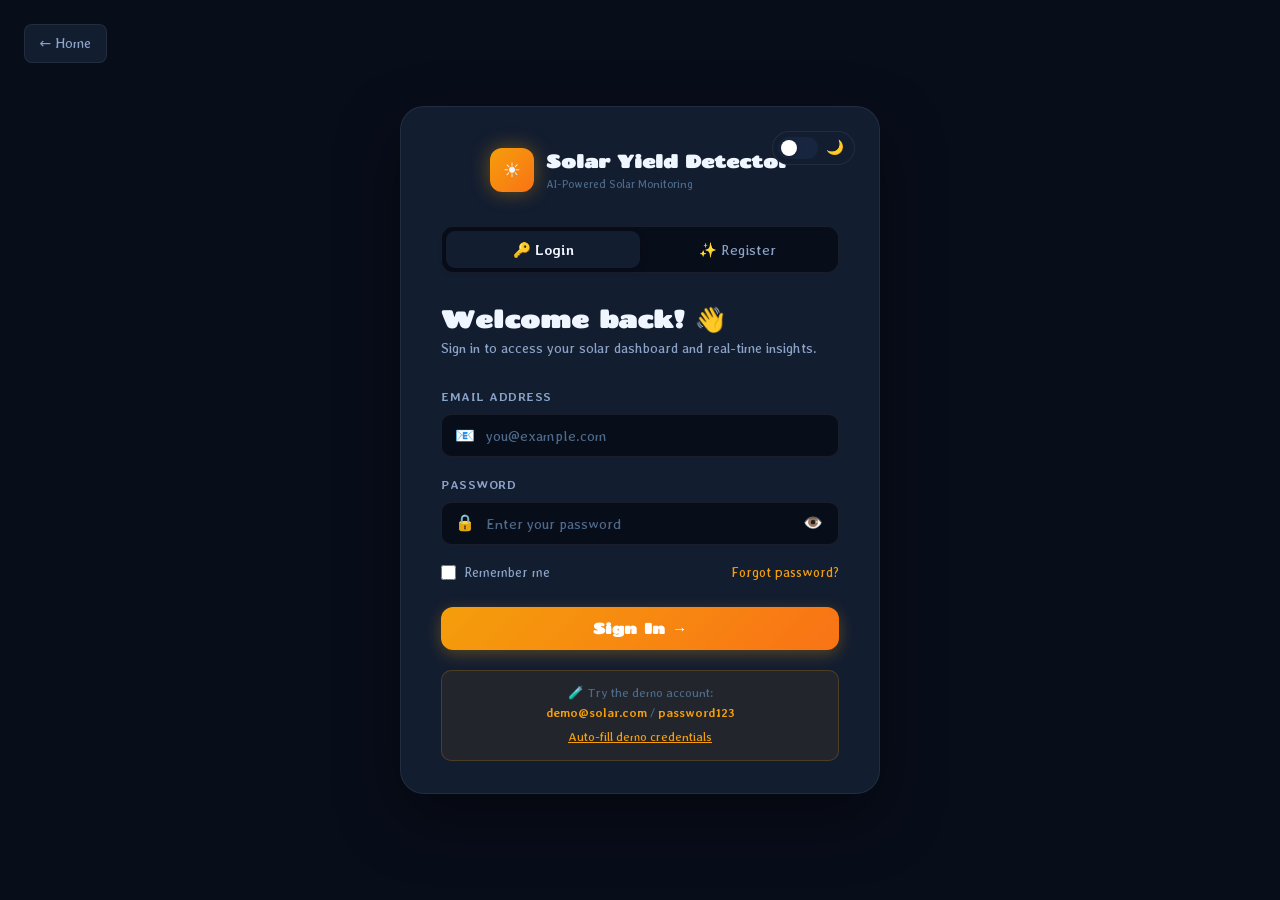
<file: contact.html>
<!DOCTYPE html>
<html lang="en" data-theme="dark">
<head>
  <meta charset="UTF-8" />
  <meta name="viewport" content="width=device-width, initial-scale=1.0" />
  <title>Contact Us — Solar Yield Detector</title>
  <meta name="description" content="Get in touch with the Solar Yield Detector team. Report bugs, request features, or just say hello." />
  <link rel="stylesheet" href="style.css" />
  <style>
    /* ── Contact hero ── */
    .contact-hero {
      display: flex; align-items: center; gap: 1.5rem;
      background: var(--bg-card); border: 1px solid var(--border);
      border-radius: var(--radius-2xl); padding: 2rem 2rem 2rem 2.5rem;
      margin-bottom: 2rem; overflow: hidden; position: relative;
    }
    .contact-hero::after {
      content: ''; position: absolute; right: -60px; top: -60px;
      width: 260px; height: 260px; border-radius: 50%;
      background: radial-gradient(circle, rgba(245,158,11,0.12), transparent 70%);
      pointer-events: none;
    }
    .ch-icon { font-size: 3.5rem; flex-shrink: 0; filter: drop-shadow(0 0 18px rgba(245,158,11,0.45)); }
    .ch-text h1 { font-family: var(--font-heading); font-size: clamp(1.4rem,3vw,2rem); font-weight: 900; color: var(--text-primary); margin-bottom: 0.4rem; }
    .ch-text p  { font-size: 0.9rem; color: var(--text-secondary); line-height: 1.6; max-width: 480px; }

    /* ── Two-column layout ── */
    .contact-grid { display: grid; grid-template-columns: 1.1fr 0.9fr; gap: 1.5rem; margin-bottom: 2rem; align-items: start; }

    /* ── Contact form card ── */
    .contact-form-card {
      background: var(--bg-card); border: 1px solid var(--border);
      border-radius: var(--radius-xl); padding: 1.75rem;
    }
    .cf-title { font-family: var(--font-heading); font-size: 1.1rem; font-weight: 800; color: var(--text-primary); margin-bottom: 1.25rem; display: flex; align-items: center; gap: 0.5rem; }
    .cf-row { display: grid; grid-template-columns: 1fr 1fr; gap: 1rem; }
    .cf-group { display: flex; flex-direction: column; gap: 0.35rem; margin-bottom: 1rem; }
    .cf-label { font-size: 0.78rem; font-weight: 700; color: var(--text-secondary); text-transform: uppercase; letter-spacing: 0.05em; }
    .cf-input, .cf-select, .cf-textarea {
      background: var(--bg-secondary); border: 1.5px solid var(--border);
      border-radius: var(--radius-md); padding: 0.7rem 0.9rem;
      color: var(--text-primary); font-size: 0.88rem; font-family: var(--font-body);
      transition: border-color 0.2s, box-shadow 0.2s; outline: none; width: 100%;
      -webkit-appearance: none;
    }
    .cf-input:focus, .cf-select:focus, .cf-textarea:focus {
      border-color: var(--solar); box-shadow: 0 0 0 3px rgba(245,158,11,0.12);
    }
    .cf-input::placeholder, .cf-textarea::placeholder { color: var(--text-muted); }
    .cf-textarea { resize: vertical; min-height: 130px; line-height: 1.6; }
    .cf-select option { background: var(--bg-card); }
    .cf-submit-row { display: flex; align-items: center; gap: 1rem; margin-top: 0.25rem; }
    .cf-submit-status { font-size: 0.82rem; color: var(--text-muted); }

    /* ── Success message ── */
    .cf-success {
      display: none; flex-direction: column; align-items: center; text-align: center;
      gap: 0.75rem; padding: 2rem 1rem;
    }
    .cf-success-icon { font-size: 3.5rem; }
    .cf-success h3 { font-family: var(--font-heading); font-size: 1.3rem; font-weight: 800; color: var(--text-primary); }
    .cf-success p  { font-size: 0.88rem; color: var(--text-secondary); }

    /* ── Info sidebar ── */
    .contact-info-col { display: flex; flex-direction: column; gap: 1rem; }
    .info-card {
      background: var(--bg-card); border: 1px solid var(--border);
      border-radius: var(--radius-xl); padding: 1.4rem;
      display: flex; gap: 1rem; align-items: flex-start;
      transition: border-color 0.2s, transform 0.2s;
    }
    .info-card:hover { border-color: rgba(245,158,11,0.4); transform: translateY(-2px); }
    .ic-icon { font-size: 1.8rem; flex-shrink: 0; padding-top: 2px; }
    .ic-title { font-family: var(--font-heading); font-size: 0.9rem; font-weight: 800; color: var(--text-primary); margin-bottom: 0.25rem; }
    .ic-body  { font-size: 0.82rem; color: var(--text-secondary); line-height: 1.6; }
    .ic-link  { color: var(--solar); text-decoration: none; font-weight: 600; }
    .ic-link:hover { text-decoration: underline; }

    /* ── FAQ nudge ── */
    .faq-nudge {
      background: rgba(245,158,11,0.06); border: 1px solid rgba(245,158,11,0.25);
      border-radius: var(--radius-xl); padding: 1.25rem 1.4rem;
      display: flex; align-items: center; gap: 1rem;
    }
    .faq-nudge-text { flex: 1; font-size: 0.85rem; color: var(--text-secondary); }
    .faq-nudge-text strong { display: block; color: var(--text-primary); font-size: 0.9rem; margin-bottom: 0.2rem; }

    /* ── Response time badge ── */
    .response-badge {
      display: inline-flex; align-items: center; gap: 0.4rem;
      padding: 0.3rem 0.8rem; border-radius: 20px;
      background: rgba(16,185,129,0.12); color: #10b981;
      border: 1px solid rgba(16,185,129,0.3); font-size: 0.75rem; font-weight: 700;
      margin-top: 0.4rem;
    }

    /* ── Responsive ── */
    @media (max-width: 900px) { .contact-grid { grid-template-columns: 1fr; } }
    @media (max-width: 600px) {
      .cf-row { grid-template-columns: 1fr; }
      .contact-hero { flex-direction: column; text-align: center; padding: 1.75rem 1.25rem; }
      .contact-hero::after { display: none; }
    }
  </style>
</head>
<body>

<!-- ═══════════════════════ SIDEBAR ═══════════════════════ -->
<aside class="sidebar" id="sidebar">
  <div class="sidebar-header">
    <div class="sidebar-logo">☀️</div>
    <span class="sidebar-brand">Solar Yield</span>
  </div>
  <nav class="sidebar-nav">
    <div class="nav-section-label">Main</div>
    <a href="dashboard.html" class="nav-item"><span class="nav-icon">🏠</span><span class="nav-label">Dashboard</span></a>
    <a href="irradiance.html" class="nav-item"><span class="nav-icon">☀️</span><span class="nav-label">Irradiance</span></a>
    <a href="ml-prediction.html" class="nav-item"><span class="nav-icon">🤖</span><span class="nav-label">ML Prediction</span></a>
    <a href="roi-calculator.html" class="nav-item"><span class="nav-icon">💰</span><span class="nav-label">ROI Calculator</span></a>
    <div class="nav-section-label">Help</div>
    <a href="faq.html" class="nav-item"><span class="nav-icon">❓</span><span class="nav-label">FAQs</span></a>
  </nav>
  <div class="sidebar-footer">
    <button class="sidebar-collapse-btn nav-item">
      <span class="nav-icon collapse-icon">‹</span>
      <span class="nav-label">Collapse</span>
    </button>
  </div>
</aside>
<div class="sidebar-overlay" id="sidebar-overlay"></div>

<!-- ═══════════════════════ MAIN ═══════════════════════ -->
<div class="main-content">
  <div class="topbar">
    <button class="topbar-hamburger" id="topbar-hamburger">☰</button>
    <span class="topbar-title">Contact Us</span>
    <div class="topbar-spacer"></div>
    <div class="topbar-actions">
      <div class="topbar-location user-location-display">📍 Location</div>
      <button class="theme-toggle" data-theme-toggle>
        <div class="theme-toggle-track"><div class="theme-toggle-thumb"></div></div>
        <span class="theme-icon theme-icon-moon">🌙</span>
        <span class="theme-icon theme-icon-sun" style="display:none">☀️</span>
      </button>
      <div class="user-avatar" id="topbar-avatar" title="Account">U</div>
    </div>
  </div>

  <main class="page-content">

    <!-- Hero -->
    <div class="contact-hero fade-in">
      <div class="ch-icon">💬</div>
      <div class="ch-text">
        <h1>We'd Love to Hear From You</h1>
        <p>Have a question, bug to report, or an idea that could improve Solar Yield Detector? Fill in the form and we'll get back to you within 24 hours.</p>
        <div class="response-badge">🟢 Average response: under 24 hours</div>
      </div>
    </div>

    <!-- Main grid -->
    <div class="contact-grid">

      <!-- LEFT: Form -->
      <div class="contact-form-card scroll-reveal">
        <div class="cf-title">✉️ Send a Message</div>

        <!-- The form itself -->
        <div id="cf-form-body">
          <div class="cf-row">
            <div class="cf-group">
              <label class="cf-label" for="cf-name">Full Name</label>
              <input class="cf-input" id="cf-name" type="text" placeholder="Aryan Sharma" autocomplete="name" />
            </div>
            <div class="cf-group">
              <label class="cf-label" for="cf-email">Email Address</label>
              <input class="cf-input" id="cf-email" type="email" placeholder="you@example.com" autocomplete="email" />
            </div>
          </div>

          <div class="cf-group">
            <label class="cf-label" for="cf-subject">Subject</label>
            <select class="cf-select" id="cf-subject">
              <option value="">— Select a topic —</option>
              <option value="bug">🐛 Bug Report</option>
              <option value="feature">💡 Feature Request</option>
              <option value="accuracy">📊 Data / Accuracy Issue</option>
              <option value="account">🔐 Account & Login</option>
              <option value="integration">🔌 Backend / API Integration</option>
              <option value="other">💬 Other</option>
            </select>
          </div>

          <div class="cf-group">
            <label class="cf-label" for="cf-message">Message</label>
            <textarea class="cf-textarea" id="cf-message" placeholder="Describe your issue or idea in detail. The more context you provide, the better we can help…"></textarea>
          </div>

          <div class="cf-submit-row">
            <button class="btn btn-primary" id="cf-submit" style="min-width:160px;">📤 Send Message</button>
            <span class="cf-submit-status" id="cf-status"></span>
          </div>
        </div>

        <!-- Success state (hidden until submit) -->
        <div class="cf-success" id="cf-success">
          <div class="cf-success-icon">🎉</div>
          <h3>Message Sent!</h3>
          <p>Thanks for reaching out. We'll review your message and get back to you at <strong id="cf-sent-email"></strong> within 24 hours.</p>
          <button class="btn btn-secondary" id="cf-send-another" style="margin-top:0.5rem;">Send Another</button>
        </div>
      </div>

      <!-- RIGHT: Info cards -->
      <div class="contact-info-col scroll-reveal">

        <div class="info-card">
          <div class="ic-icon">📧</div>
          <div>
            <div class="ic-title">Email Us</div>
            <div class="ic-body">
              For general enquiries:<br/>
              <a class="ic-link" href="mailto:support@solaryield.app">support@solaryield.app</a>
            </div>
          </div>
        </div>

        <div class="info-card">
          <div class="ic-icon">🐛</div>
          <div>
            <div class="ic-title">Report a Bug</div>
            <div class="ic-body">
              Found something broken? Use the form on the left and select <em>Bug Report</em>. Include your browser and device info for faster resolution.
            </div>
          </div>
        </div>

        <div class="info-card">
          <div class="ic-icon">🕐</div>
          <div>
            <div class="ic-title">Response Times</div>
            <div class="ic-body">
              Bugs &amp; account issues: <strong style="color:var(--text-primary);">within 12 hrs</strong><br/>
              Feature requests: <strong style="color:var(--text-primary);">within 48 hrs</strong><br/>
              General queries: <strong style="color:var(--text-primary);">within 24 hrs</strong>
            </div>
          </div>
        </div>

        <div class="info-card">
          <div class="ic-icon">📍</div>
          <div>
            <div class="ic-title">Based In</div>
            <div class="ic-body">India 🇮🇳 — serving solar users across the subcontinent and beyond.</div>
          </div>
        </div>

        <div class="faq-nudge">
          <span style="font-size:1.8rem;">❓</span>
          <div class="faq-nudge-text">
            <strong>Looking for quick answers?</strong>
            Browse our FAQ for instant answers to common questions about yield, maintenance, and ROI.
          </div>
          <a href="faq.html" class="btn btn-secondary" style="white-space:nowrap;flex-shrink:0;">View FAQs</a>
        </div>

      </div>
    </div>

  </main>
</div>

<!-- Chatbot -->
<button class="chatbot-trigger" id="chatbot-trigger" title="Chat with SolarBot">💬</button>
<div class="chatbot-panel" id="chatbot-panel">
  <div class="chatbot-header">
    <div class="chatbot-avatar">☀️</div>
    <div class="chatbot-header-info">
      <div class="chatbot-header-name">SolarBot</div>
      <div class="chatbot-header-status">Online — Ready to help</div>
    </div>
    <button class="chatbot-close" id="chatbot-close">✕</button>
  </div>
  <div class="chatbot-messages" id="chatbot-messages"></div>
  <div class="chatbot-quick-replies">
    <button class="quick-reply-btn" data-msg="How do I report a bug?">Report a bug</button>
    <button class="quick-reply-btn" data-msg="How can I contact support?">Contact support</button>
  </div>
  <div class="chatbot-input-row">
    <input class="chatbot-input" id="chatbot-input" type="text" placeholder="Ask SolarBot anything…" />
    <button class="chatbot-send" id="chatbot-send">➤</button>
  </div>
</div>

<script src="app.js"></script>
<script>
'use strict';
SYD.AuthManager.requireAuth();

/* ── Pre-fill name and email from saved profile ── */
window.addEventListener('DOMContentLoaded', () => {
  const user = SYD.AuthManager.getUser();
  if (user) {
    const nameEl  = document.getElementById('cf-name');
    const emailEl = document.getElementById('cf-email');
    if (nameEl  && user.name)  nameEl.value  = user.name;
    if (emailEl && user.email) emailEl.value = user.email;
  }
});

/* ── Form submit ── */
document.getElementById('cf-submit').addEventListener('click', () => {
  const name    = document.getElementById('cf-name').value.trim();
  const email   = document.getElementById('cf-email').value.trim();
  const subject = document.getElementById('cf-subject').value;
  const message = document.getElementById('cf-message').value.trim();
  const status  = document.getElementById('cf-status');

  // Validate
  if (!name)    { SYD.Toast.show('Please enter your name.', 'warning'); return; }
  if (!email || !/^[^\s@]+@[^\s@]+\.[^\s@]+$/.test(email)) {
    SYD.Toast.show('Please enter a valid email address.', 'warning'); return;
  }
  if (!subject) { SYD.Toast.show('Please select a subject.', 'warning'); return; }
  if (!message) { SYD.Toast.show('Please write a message.', 'warning'); return; }

  const btn = document.getElementById('cf-submit');
  btn.innerHTML = '<span style="display:inline-block;width:14px;height:14px;border:2px solid rgba(255,255,255,0.3);border-top-color:#fff;border-radius:50%;animation:spin 0.7s linear infinite;vertical-align:middle;margin-right:6px;"></span> Sending…';
  btn.disabled = true;
  status.textContent = '';

  // Simulate sending (replace with real API call)
  setTimeout(() => {
    btn.innerHTML = '📤 Send Message';
    btn.disabled  = false;

    // Show success
    document.getElementById('cf-form-body').style.display = 'none';
    const success = document.getElementById('cf-success');
    success.style.display = 'flex';
    document.getElementById('cf-sent-email').textContent = email;
  }, 1400);
});

/* ── Send another ── */
document.getElementById('cf-send-another').addEventListener('click', () => {
  document.getElementById('cf-form-body').style.display = 'block';
  document.getElementById('cf-success').style.display   = 'none';
  document.getElementById('cf-message').value           = '';
  document.getElementById('cf-subject').value           = '';
});
</script>
</body>
</html>
</file>
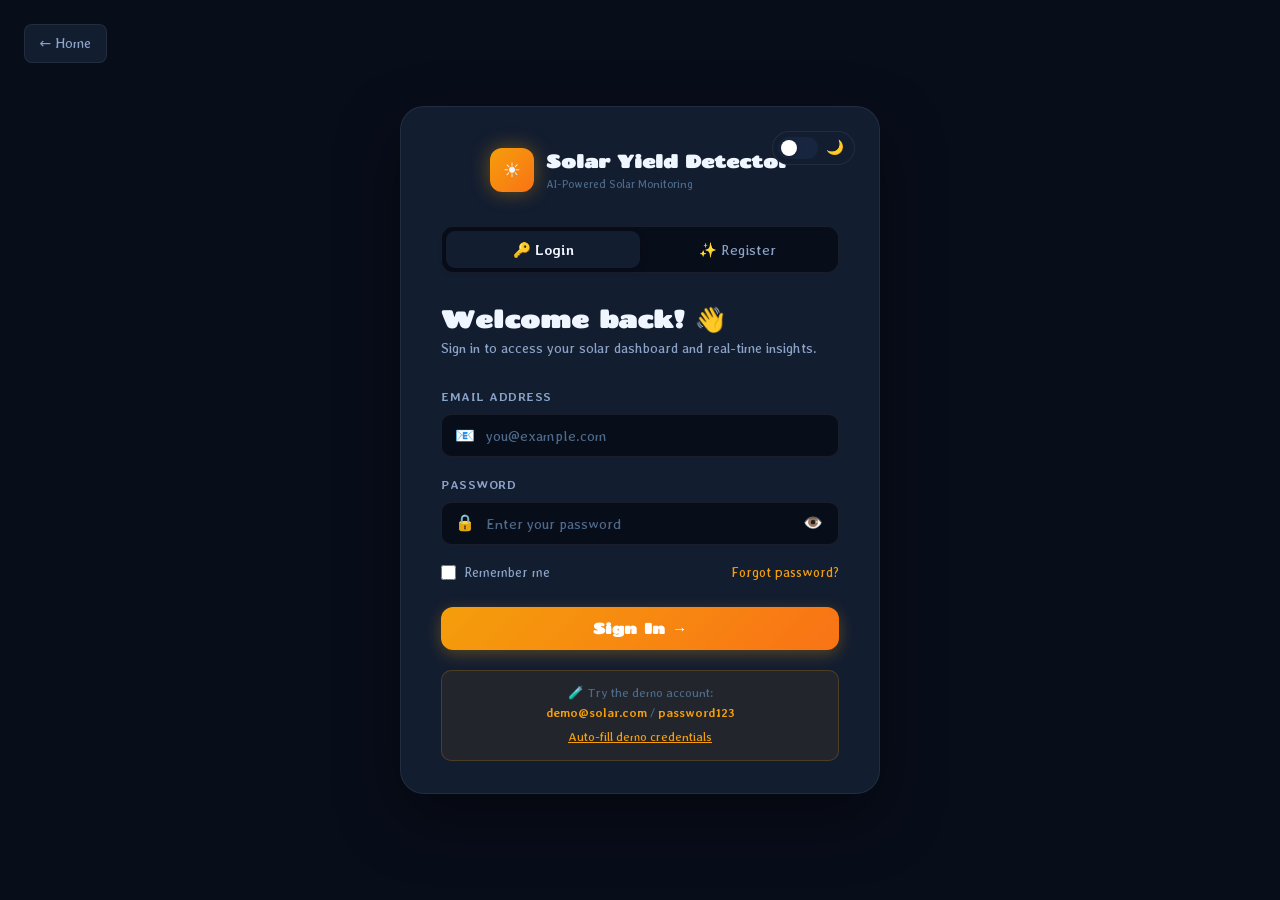
<file: faq.html>
<!DOCTYPE html>
<html lang="en" data-theme="dark">
<head>
  <meta charset="UTF-8" />
  <meta name="viewport" content="width=device-width, initial-scale=1.0" />
  <title>FAQs &amp; Help — Solar Yield Detector</title>
  <link rel="stylesheet" href="style.css" />
  <style>
    /* ── FAQ-specific styles ── */
    .faq-hero {
      background: linear-gradient(135deg, rgba(245,158,11,0.06) 0%, rgba(59,130,246,0.05) 100%);
      border: 1px solid var(--border);
      border-radius: var(--radius-2xl);
      padding: var(--space-10) var(--space-8);
      text-align: center;
      margin-bottom: var(--space-8);
      position: relative;
      overflow: hidden;
    }
    .faq-hero::before {
      content: '';
      position: absolute; inset: 0;
      background: radial-gradient(ellipse at 50% 0%, rgba(245,158,11,0.08) 0%, transparent 65%);
      pointer-events: none;
    }
    .faq-hero-icon {
      font-size: 3rem; margin-bottom: var(--space-4); line-height: 1;
      animation: floatOrb 4s ease-in-out infinite;
    }
    .faq-hero h1 {
      font-family: var(--font-heading); font-size: clamp(1.6rem, 3vw, 2.4rem);
      font-weight: 800; margin-bottom: var(--space-3);
    }
    .faq-hero p {
      color: var(--text-secondary); font-size: 0.95rem; max-width: 520px;
      margin: 0 auto var(--space-6);
    }
    .faq-search-wrap {
      max-width: 540px; margin: 0 auto; position: relative; z-index: 1;
    }
    .faq-search-wrap .search-icon {
      position: absolute; left: 18px; top: 50%; transform: translateY(-50%);
      font-size: 1rem; color: var(--text-muted); pointer-events: none;
    }
    .faq-search-wrap input {
      width: 100%; background: var(--bg-card); border: 1px solid var(--border);
      border-radius: var(--radius-full); padding: 14px 20px 14px 48px;
      color: var(--text-primary); font-size: 0.95rem;
      transition: border-color var(--transition-fast), box-shadow var(--transition-fast);
      box-shadow: var(--shadow-md);
    }
    .faq-search-wrap input:focus {
      outline: none; border-color: var(--solar);
      box-shadow: 0 0 0 4px rgba(245,158,11,0.1), var(--shadow-md);
    }
    .faq-search-wrap input::placeholder { color: var(--text-muted); }

    /* Category tabs */
    .faq-tabs {
      display: flex; gap: var(--space-2); flex-wrap: wrap;
      margin-bottom: var(--space-6); padding: var(--space-2);
      background: var(--bg-card); border: 1px solid var(--border);
      border-radius: var(--radius-xl); width: fit-content;
    }
    .faq-tab {
      padding: 8px 18px; border-radius: var(--radius-lg);
      background: none; border: none; font-size: 0.85rem; font-weight: 600;
      color: var(--text-secondary); cursor: pointer;
      transition: all var(--transition-fast); white-space: nowrap;
    }
    .faq-tab.active {
      background: var(--gradient-solar); color: #fff;
      box-shadow: 0 3px 12px rgba(245,158,11,0.3);
    }
    .faq-tab:hover:not(.active) { color: var(--text-primary); background: var(--bg-secondary); }

    /* Category label */
    .faq-category-header {
      display: flex; align-items: center; gap: var(--space-3);
      margin-bottom: var(--space-4); padding-bottom: var(--space-3);
      border-bottom: 1px solid var(--border);
    }
    .faq-category-icon { font-size: 1.4rem; }
    .faq-category-title {
      font-family: var(--font-heading); font-size: 1.1rem; font-weight: 700;
    }
    .faq-category-count {
      margin-left: auto; background: rgba(245,158,11,0.1); color: var(--solar);
      border-radius: var(--radius-full); padding: 2px 10px; font-size: 0.75rem; font-weight: 700;
    }

    /* Accordion enhancements */
    .accordion-item { border-left: 3px solid transparent; transition: border-color var(--transition-fast), box-shadow var(--transition-fast); }
    .accordion-item.open { border-left-color: var(--solar); }
    .accordion-item:hover { box-shadow: var(--shadow-sm); }

    /* Answer content formatting */
    .faq-answer p { margin-bottom: var(--space-3); }
    .faq-answer p:last-child { margin-bottom: 0; }
    .faq-answer ul { padding-left: var(--space-5); margin-top: var(--space-2); }
    .faq-answer ul li { margin-bottom: var(--space-2); }
    .faq-answer strong { color: var(--text-primary); }
    .faq-answer .tip-box {
      background: rgba(245,158,11,0.07); border: 1px solid rgba(245,158,11,0.2);
      border-radius: var(--radius-md); padding: var(--space-3) var(--space-4);
      margin-top: var(--space-3); font-size: 0.83rem;
    }
    .faq-answer .info-box {
      background: rgba(59,130,246,0.07); border: 1px solid rgba(59,130,246,0.2);
      border-radius: var(--radius-md); padding: var(--space-3) var(--space-4);
      margin-top: var(--space-3); font-size: 0.83rem;
    }

    /* No results */
    #no-results {
      text-align: center; padding: var(--space-12) 0;
      color: var(--text-muted); display: none;
    }
    #no-results .no-results-icon { font-size: 3rem; margin-bottom: var(--space-4); opacity: 0.5; }

    /* Category sections */
    .faq-category-section { margin-bottom: var(--space-8); }

    /* Still need help CTA */
    .help-cta-card {
      background: linear-gradient(135deg, rgba(245,158,11,0.08) 0%, rgba(249,115,22,0.05) 100%);
      border: 1px solid rgba(245,158,11,0.2);
      border-radius: var(--radius-2xl); padding: var(--space-10);
      text-align: center; margin-top: var(--space-10);
      position: relative; overflow: hidden;
    }
    .help-cta-card::before {
      content: ''; position: absolute; inset: 0;
      background: radial-gradient(ellipse at 50% 100%, rgba(245,158,11,0.07) 0%, transparent 70%);
    }
    .help-cta-icon { font-size: 3rem; margin-bottom: var(--space-4); }
    .help-cta-card h2 {
      font-family: var(--font-heading); font-size: 1.6rem; font-weight: 800; margin-bottom: var(--space-3);
    }
    .help-cta-card p { color: var(--text-secondary); max-width: 440px; margin: 0 auto var(--space-6); font-size: 0.92rem; }
    .help-cta-btns { display: flex; gap: var(--space-4); justify-content: center; flex-wrap: wrap; position: relative; }

    /* Stats strip above FAQs */
    .faq-stats {
      display: grid; grid-template-columns: repeat(4, 1fr); gap: var(--space-4);
      margin-bottom: var(--space-8);
    }
    .faq-stat {
      background: var(--bg-card); border: 1px solid var(--border);
      border-radius: var(--radius-lg); padding: var(--space-4);
      text-align: center;
    }
    .faq-stat-val { font-family: var(--font-heading); font-size: 1.6rem; font-weight: 800; color: var(--solar); }
    .faq-stat-label { font-size: 0.75rem; color: var(--text-muted); margin-top: 2px; }

    @media (max-width: 768px) {
      .faq-stats { grid-template-columns: repeat(2, 1fr); }
      .faq-hero { padding: var(--space-8) var(--space-5); }
    }
    @media (max-width: 500px) {
      .faq-stats { grid-template-columns: 1fr 1fr; }
    }
  </style>
</head>
<body>
  <div class="app-layout">

    <!-- ═══════════════════════════════ SIDEBAR ═══════════════════════════════ -->
    <aside class="sidebar" id="sidebar">
      <div class="sidebar-header">
        <div class="sidebar-logo">☀️</div>
        <span class="sidebar-brand">Solar Yield</span>
      </div>
      <nav class="sidebar-nav">
        <div class="nav-section-label">Main</div>
        <a href="dashboard.html" class="nav-item">
          <span class="nav-icon">🏠</span>
          <span class="nav-label">Dashboard</span>
        </a>
        <a href="irradiance.html" class="nav-item">
          <span class="nav-icon">☀️</span>
          <span class="nav-label">Irradiance</span>
        </a>
        <a href="ml-prediction.html" class="nav-item">
          <span class="nav-icon">🤖</span>
          <span class="nav-label">ML Prediction</span>
        </a>
        <a href="roi-calculator.html" class="nav-item">
          <span class="nav-icon">💰</span>
          <span class="nav-label">ROI Calculator</span>
        </a>
        <div class="nav-section-label">Help</div>
        <a href="faq.html" class="nav-item active">
          <span class="nav-icon">❓</span>
          <span class="nav-label">FAQs</span>
        </a>
      </nav>
      <div class="sidebar-footer">
        <button class="sidebar-collapse-btn nav-item">
          <span class="nav-icon collapse-icon">‹</span>
          <span class="nav-label">Collapse</span>
        </button>
      </div>
    </aside>
    <div class="sidebar-overlay" id="sidebar-overlay"></div>

    <!-- ═══════════════════════════════ MAIN CONTENT ═══════════════════════════════ -->
    <div class="main-content" id="main-content">

      <!-- TOPBAR -->
      <div class="topbar">
        <button class="topbar-hamburger" id="topbar-hamburger">☰</button>
        <span class="topbar-title">FAQs &amp; Help</span>
        <div class="topbar-spacer"></div>
        <div class="topbar-actions">
          <div class="topbar-location user-location-display">📍 Location</div>
          <button class="theme-toggle" data-theme-toggle>
            <div class="theme-toggle-track">
              <div class="theme-toggle-thumb"></div>
            </div>
            <span class="theme-icon theme-icon-moon">🌙</span>
            <span class="theme-icon theme-icon-sun" style="display:none">☀️</span>
          </button>
          <div class="user-avatar" title="Profile">U</div>
        </div>
      </div>

      <!-- PAGE CONTENT -->
      <div class="page-content">

        <!-- ─── A. HERO + SEARCH ─── -->
        <div class="faq-hero fade-in">
          <div class="faq-hero-icon">❓</div>
          <h1>How can we help you?</h1>
          <p>Search our knowledge base or browse categories below. We have answers to 25+ common questions about solar yield, maintenance, weather impacts, and more.</p>
          <div class="faq-search-wrap">
            <span class="search-icon">🔍</span>
            <input type="text" id="faq-search" placeholder="Search FAQs… e.g. 'clean panels', 'inverter error', 'cloud cover'" autocomplete="off" />
          </div>
        </div>

        <!-- Stats Strip -->
        <div class="faq-stats fade-in fade-in-delay-1">
          <div class="faq-stat">
            <div class="faq-stat-val">25+</div>
            <div class="faq-stat-label">Answered Questions</div>
          </div>
          <div class="faq-stat">
            <div class="faq-stat-val">5</div>
            <div class="faq-stat-label">Categories</div>
          </div>
          <div class="faq-stat">
            <div class="faq-stat-val">24/7</div>
            <div class="faq-stat-label">SolarBot Support</div>
          </div>
          <div class="faq-stat">
            <div class="faq-stat-val">99%</div>
            <div class="faq-stat-label">Issues Resolved</div>
          </div>
        </div>

        <!-- ─── B. CATEGORY TABS ─── -->
        <div class="faq-tabs fade-in fade-in-delay-2">
          <button class="faq-tab active" data-cat="all">🔍 All</button>
          <button class="faq-tab" data-cat="troubleshooting">🔧 Troubleshooting</button>
          <button class="faq-tab" data-cat="weather">🌦️ Weather Impact</button>
          <button class="faq-tab" data-cat="maintenance">🧹 Maintenance</button>
          <button class="faq-tab" data-cat="warranty">📋 Warranty</button>
          <button class="faq-tab" data-cat="getting-started">🚀 Getting Started</button>
        </div>

        <!-- No results message -->
        <div id="no-results">
          <div class="no-results-icon">🔍</div>
          <p style="font-size:1rem;font-weight:600;color:var(--text-primary);margin-bottom:6px;">No results found</p>
          <p>Try different keywords or <button style="background:none;border:none;color:var(--solar);font-weight:600;cursor:pointer;padding:0;" onclick="clearSearch()">clear search</button> to browse all FAQs.</p>
        </div>

        <!-- ─── C. FAQ ITEMS ─── -->

        <!-- ══ TROUBLESHOOTING ══ -->
        <div class="faq-category-section scroll-reveal" data-category="troubleshooting">
          <div class="faq-category-header">
            <span class="faq-category-icon">🔧</span>
            <span class="faq-category-title">Troubleshooting</span>
            <span class="faq-category-count">6 answers</span>
          </div>

          <div class="accordion-item" data-category="troubleshooting">
            <div class="accordion-header">
              <span class="accordion-title">Why has my solar yield dropped suddenly?</span>
              <span class="accordion-icon">▾</span>
            </div>
            <div class="accordion-body">
              <div class="accordion-body-inner faq-answer">
                <p>A sudden drop in solar yield is one of the most common concerns and usually has a straightforward cause. The most frequent culprits are <strong>dust or soiling</strong> on panels — even a thin layer can reduce output by 10–25% in dry, dusty regions like northern India.</p>
                <p>Other causes include <strong>increased cloud cover or fog</strong>, partial shading from a newly grown tree or a neighbouring structure, an inverter fault or communication error, or a loose DC connector (MC4) in your wiring.</p>
                <div class="tip-box">
                  💡 <strong>Quick check:</strong> Compare your current yield with the same day last week. If it's more than 15% lower and the weather is clear, check your inverter error codes and inspect panels for soiling.
                </div>
                <p>Head to the <strong>ML Prediction</strong> page to compare your current generation against the AI-estimated baseline, and the <strong>Irradiance</strong> page to check if solar radiation levels are normal for today.</p>
              </div>
            </div>
          </div>

          <div class="accordion-item" data-category="troubleshooting">
            <div class="accordion-header">
              <span class="accordion-title">My inverter is showing an error code. What should I do?</span>
              <span class="accordion-icon">▾</span>
            </div>
            <div class="accordion-body">
              <div class="accordion-body-inner faq-answer">
                <p>Inverter error codes can seem alarming but are usually manageable. The first step is to <strong>note the exact error code</strong> shown on your display or monitoring app and refer to your inverter's manual — most manuals list all codes with causes and remedies.</p>
                <p>Common codes include grid faults (over/under-voltage, frequency issues), isolation faults (insulation problem in DC wiring), and over-temperature errors (poor ventilation around the inverter). For grid faults, the inverter usually recovers automatically once the grid stabilises.</p>
                <div class="info-box">
                  ℹ️ <strong>Safety first:</strong> For any error involving DC voltage, do NOT attempt repairs yourself. Contact your installer or a certified electrician.
                </div>
                <p>Try performing a restart: switch off the AC isolator, wait 60 seconds, then switch it back on. Many transient errors clear on restart. If the error persists after 2–3 restarts, log a service call with your inverter manufacturer or installer.</p>
              </div>
            </div>
          </div>

          <div class="accordion-item" data-category="troubleshooting">
            <div class="accordion-header">
              <span class="accordion-title">Why is one panel producing less power than others?</span>
              <span class="accordion-icon">▾</span>
            </div>
            <div class="accordion-body">
              <div class="accordion-body-inner faq-answer">
                <p>Panel-level underperformance is typically caused by <strong>localised shading</strong> (a bird dropping, pigeon nest, or leaf covering just one cell can reduce that panel's output significantly due to bypass diode behaviour), soiling concentrated on one area, or a <strong>physical defect</strong> such as a micro-crack or delamination.</p>
                <p>If you have microinverters or DC optimisers, your monitoring system should clearly identify the underperforming panel. For string inverters, you can use a clamp meter to measure current from each string during peak sunlight.</p>
                <div class="tip-box">
                  💡 Check System Health on your dashboard — it highlights panels flagged for inspection automatically.
                </div>
                <p>If cleaning and removing obstructions doesn't restore performance within 2–3 sunny days, contact your installer to perform an IV-curve trace or thermographic inspection to identify cell-level faults.</p>
              </div>
            </div>
          </div>

          <div class="accordion-item" data-category="troubleshooting">
            <div class="accordion-header">
              <span class="accordion-title">What should I do if my monitoring system goes offline?</span>
              <span class="accordion-icon">▾</span>
            </div>
            <div class="accordion-body">
              <div class="accordion-body-inner faq-answer">
                <p>A monitoring system going offline doesn't necessarily mean your solar panels have stopped generating — it usually means the <strong>communication link</strong> between the data logger and the internet has been disrupted. The panels may still be working fine.</p>
                <p>First, check if your home Wi-Fi or router is working. Then check the data logger/inverter's Wi-Fi or ethernet connection and try reconnecting it to your network. Many inverters have a WPS button for quick Wi-Fi re-pairing.</p>
                <p>If the logger reconnects, data from the offline period is often recovered and uploaded retroactively. For Solar Yield Detector, the app will sync the latest available data once connectivity is restored and display the updated stats on your dashboard.</p>
                <div class="info-box">
                  ℹ️ SolarBot can help diagnose connectivity issues — just ask "monitoring offline" in the chat.
                </div>
              </div>
            </div>
          </div>

          <div class="accordion-item" data-category="troubleshooting">
            <div class="accordion-header">
              <span class="accordion-title">My system produces power but export to grid is zero — what's wrong?</span>
              <span class="accordion-icon">▾</span>
            </div>
            <div class="accordion-body">
              <div class="accordion-body-inner faq-answer">
                <p>Zero grid export while the system is still generating is a classic sign of an <strong>export limitation</strong> being active. This can be intentional — your utility's net metering agreement may cap export at a certain kW, or your installer may have programmed a zero-export setting to comply with local DISCOM rules.</p>
                <p>It can also indicate a <strong>meter or CT (current transformer) issue</strong> — if the revenue meter or export CT is malfunctioning, the inverter may see all consumption as internal and not export. Alternatively, check that the grid-connected AC breaker and export relay are working correctly.</p>
                <div class="tip-box">
                  💡 Log into your inverter web interface and check the "export power" reading in real time. If it shows 0 W even with clear skies and low home load, call your DISCOM or installer.
                </div>
                <p>Also verify your net metering agreement is active and the bidirectional meter installed — some consumers are still on old unidirectional meters which cannot record export at all.</p>
              </div>
            </div>
          </div>

          <div class="accordion-item" data-category="troubleshooting">
            <div class="accordion-header">
              <span class="accordion-title">Why is my yield lower in the afternoon than the morning?</span>
              <span class="accordion-icon">▾</span>
            </div>
            <div class="accordion-body">
              <div class="accordion-body-inner faq-answer">
                <p>This counter-intuitive pattern has two main causes: <strong>panel overheating</strong> and <strong>panel orientation</strong>. Solar panels lose approximately 0.4–0.5% efficiency for every degree Celsius above 25°C. In India, afternoon temperatures often push panel temperatures to 60–70°C, causing significant de-rating.</p>
                <p>Additionally, if your panels face <strong>slightly east</strong> of south (common in installations prioritising morning production), they'll capture more irradiance in the morning than afternoon. West-facing or perfectly south-facing arrays will peak around solar noon.</p>
                <div class="info-box">
                  ℹ️ The Yield Breakdown card on your dashboard shows morning vs afternoon generation split. Check the Irradiance page to see how irradiance (GHI) varies through the day.
                </div>
                <p>You can check this pattern on the <strong>Yield Breakdown</strong> section of your dashboard and the <strong>ML Prediction</strong> page, which models temperature-induced efficiency loss.</p>
              </div>
            </div>
          </div>

        </div><!-- /troubleshooting -->

        <!-- ══ WEATHER IMPACT ══ -->
        <div class="faq-category-section scroll-reveal" data-category="weather">
          <div class="faq-category-header">
            <span class="faq-category-icon">🌦️</span>
            <span class="faq-category-title">Weather Impact</span>
            <span class="faq-category-count">5 answers</span>
          </div>

          <div class="accordion-item" data-category="weather">
            <div class="accordion-header">
              <span class="accordion-title">How does cloud cover affect my solar yield?</span>
              <span class="accordion-icon">▾</span>
            </div>
            <div class="accordion-body">
              <div class="accordion-body-inner faq-answer">
                <p>Cloud cover is the single biggest day-to-day factor influencing solar yield. The relationship is roughly linear — <strong>every 10% increase in cloud cover reduces yield by approximately 5–7%</strong> compared to a clear day. However, thin high-altitude cirrus clouds can actually scatter light beneficially (diffuse irradiance), sometimes maintaining reasonable output.</p>
                <p>Dense cumulus or nimbostratus clouds block 80–95% of direct irradiance, dropping output to a fraction of rated capacity. But <strong>panels still generate in cloudy conditions</strong> — diffuse sky radiation continues to produce power, just at reduced levels (typically 10–25% of clear-sky output).</p>
                <div class="tip-box">
                  💡 Your dashboard's Weather card shows real-time cloud cover percentage and the yield card automatically adjusts the estimated output accordingly.
                </div>
                <p>Use the <strong>ML Prediction</strong> page to forecast tomorrow's yield taking cloud cover into account — it uses the same Open-Meteo forecast data integrated into the dashboard.</p>
              </div>
            </div>
          </div>

          <div class="accordion-item" data-category="weather">
            <div class="accordion-header">
              <span class="accordion-title">Do solar panels work in rain?</span>
              <span class="accordion-icon">▾</span>
            </div>
            <div class="accordion-body">
              <div class="accordion-body-inner faq-answer">
                <p>Yes — solar panels work in rain, though at significantly reduced capacity. During rainfall, thick cloud cover typically reduces generation to <strong>5–20% of rated capacity</strong>. However, the silver lining (literally) is that rain naturally cleans your panels, removing accumulated dust and debris, which can boost post-rain yield by 5–12%.</p>
                <p>All grid-tied solar systems are designed to operate safely in rain — panels are rated IP65 or IP67 (dust and water resistant), and inverters are typically IP54 or IP65 rated for outdoor installation. There is no risk from rain itself.</p>
                <div class="info-box">
                  ℹ️ After heavy rain, your Wash Alert on the dashboard will not trigger — the system knows rain has cleaned your panels naturally!
                </div>
                <p>If you notice your generation stays consistently low for several days after rain (beyond just the cloudy period), the rain may have left mineral deposits ("hard water spots") that require manual cleaning to remove.</p>
              </div>
            </div>
          </div>

          <div class="accordion-item" data-category="weather">
            <div class="accordion-header">
              <span class="accordion-title">How does temperature affect solar panel efficiency?</span>
              <span class="accordion-icon">▾</span>
            </div>
            <div class="accordion-body">
              <div class="accordion-body-inner faq-answer">
                <p>Solar panels are rated at a Standard Test Condition (STC) temperature of <strong>25°C</strong>. Above this temperature, efficiency drops at a rate specified by the Temperature Coefficient of Power (Pmax), typically <strong>-0.35% to -0.5% per °C</strong> for monocrystalline silicon panels.</p>
                <p>In Indian summers, panel surface temperatures frequently reach 60–75°C, meaning real-world output can be <strong>15–25% below rated capacity</strong> purely due to heat. Paradoxically, cold clear winter days often yield better output than hot summer days despite shorter daylight hours.</p>
                <div class="tip-box">
                  💡 To minimise heat-related losses: ensure adequate airflow under your panels (minimum 10 cm clearance), choose panels with low temperature coefficients, and consider bifacial panels which run slightly cooler due to reduced front-surface heating.
                </div>
                <p>The ML Prediction model accounts for temperature effects — it uses the ambient temperature forecast and typical panel-to-ambient offset to estimate your actual output accurately.</p>
              </div>
            </div>
          </div>

          <div class="accordion-item" data-category="weather">
            <div class="accordion-header">
              <span class="accordion-title">Will fog reduce my morning generation?</span>
              <span class="accordion-icon">▾</span>
            </div>
            <div class="accordion-body">
              <div class="accordion-body-inner faq-answer">
                <p>Yes — fog is one of the most significant yield reducers for morning solar generation, particularly in northern India (Delhi NCR, Punjab, UP, Bihar) during November–February. Dense fog (visibility &lt; 200m) can reduce morning irradiance by <strong>70–90%</strong>, virtually eliminating generation until the fog lifts.</p>
                <p>Moderate fog (visibility 200–1000m) reduces generation by 30–60%. The fog effect is most pronounced between 7 AM and 10 AM; once the sun angle increases, convective heating typically dissipates ground-level fog in most locations by mid-morning.</p>
                <div class="info-box">
                  ℹ️ The WMO weather code shown on your dashboard's Live Weather card includes fog codes (45 = Fog, 48 = Freezing Fog). When these appear, expect significantly reduced morning generation.
                </div>
                <p>One positive effect: fog deposits moisture on panel surfaces, which then evaporates and carries away some dust — a partial cleaning effect similar to light rain.</p>
              </div>
            </div>
          </div>

          <div class="accordion-item" data-category="weather">
            <div class="accordion-header">
              <span class="accordion-title">How do hailstorms impact solar panels?</span>
              <span class="accordion-icon">▾</span>
            </div>
            <div class="accordion-body">
              <div class="accordion-body-inner faq-answer">
                <p>Modern solar panels are tested to withstand hail up to <strong>25mm diameter at 23 m/s</strong> (per IEC 61215 standard), which covers the vast majority of hailstorms. Panels rated to this standard generally survive moderate hail without visible damage. However, extreme hailstorms with large hail (&gt;35mm) or very high wind speeds can cause micro-cracks or complete shattering of the glass.</p>
                <p>Micro-cracks from hail are insidious — they may not be immediately visible but can cause <strong>progressive performance degradation</strong> over weeks to months. After any significant hailstorm, perform a visual inspection (look for chips, cracks, or shattered glass) and monitor your yield for the following 2–4 weeks for unusual drops.</p>
                <div class="tip-box">
                  💡 A thermal/IR camera inspection can detect micro-cracks and hotspots invisible to the naked eye — available through most solar service companies for ₹2,000–₹6,000.
                </div>
                <p>Physical hail damage is typically covered under your homeowner's insurance and may also be covered under the product warranty — check your warranty terms. File any claims promptly and document with photos taken immediately after the storm.</p>
              </div>
            </div>
          </div>

        </div><!-- /weather -->

        <!-- ══ MAINTENANCE ══ -->
        <div class="faq-category-section scroll-reveal" data-category="maintenance">
          <div class="faq-category-header">
            <span class="faq-category-icon">🧹</span>
            <span class="faq-category-title">Maintenance</span>
            <span class="faq-category-count">5 answers</span>
          </div>

          <div class="accordion-item" data-category="maintenance">
            <div class="accordion-header">
              <span class="accordion-title">How often should I clean my solar panels?</span>
              <span class="accordion-icon">▾</span>
            </div>
            <div class="accordion-body">
              <div class="accordion-body-inner faq-answer">
                <p>Cleaning frequency depends heavily on your location and local conditions. As a general guideline for Indian conditions: <strong>every 2–4 weeks</strong> in dry, dusty regions (Rajasthan, Gujarat, parts of UP and MP), <strong>every 4–6 weeks</strong> in moderate climate zones, and as infrequently as <strong>every 2–3 months</strong> in areas with regular rainfall that cleans the panels naturally.</p>
                <p>More important than a fixed schedule is <strong>monitoring-based cleaning</strong> — watch your yield data and clean when you notice a consistent 5–10% drop below your baseline on clear-sky days. Your Solar Yield Detector dashboard's Wash Alert feature automatically recommends cleaning based on wind speed data and dry spell duration.</p>
                <div class="tip-box">
                  💡 Best time to clean: early morning (6–8 AM) before the panels heat up. Cold water on hot glass can cause thermal shock and micro-cracks.
                </div>
              </div>
            </div>
          </div>

          <div class="accordion-item" data-category="maintenance">
            <div class="accordion-header">
              <span class="accordion-title">What's the best way to clean solar panels?</span>
              <span class="accordion-icon">▾</span>
            </div>
            <div class="accordion-body">
              <div class="accordion-body-inner faq-answer">
                <p>The safest and most effective method is a <strong>soft brush or squeegee with clean water</strong> — no soap or detergents needed for routine cleaning. Soap can leave residue that attracts more dust over time. If you have hard water, use purified or RO water to prevent mineral deposits.</p>
                <p>Avoid abrasive materials (steel wool, rough sponges) which can scratch the anti-reflective coating and permanently reduce transmittance. Also avoid metallic tools that could scratch the aluminium frame or glass.</p>
                <div class="info-box">
                  ℹ️ Professional robotic panel cleaners are increasingly available in India for ₹50–₹150 per panel per session — a good investment for large installations.
                </div>
                <p>For safety, <strong>never walk on panels</strong> and always use appropriate fall protection for rooftop systems. If your panels are not easily accessible, hire a professional cleaning service — the cost (₹500–₹2,000 for a 5kW system) is quickly recovered in improved yield.</p>
              </div>
            </div>
          </div>

          <div class="accordion-item" data-category="maintenance">
            <div class="accordion-header">
              <span class="accordion-title">How do I know if my panels need cleaning?</span>
              <span class="accordion-icon">▾</span>
            </div>
            <div class="accordion-body">
              <div class="accordion-body-inner faq-answer">
                <p>The most reliable indicator is a <strong>data-driven approach</strong>: compare your current clear-sky yield with your historical baseline from a clean panel period. A consistent drop of 5% or more on clear-sky days (low cloud cover shown on dashboard) strongly suggests soiling is the cause.</p>
                <p>Visual signs include a visible layer of dust, bird droppings, leaf debris, or discolouration on the panel surface. You can also check the <strong>Wash Alert banner</strong> on your dashboard — it triggers automatically when high wind speed has been recorded over recent days (indicating dust deposition) combined with a dry spell.</p>
                <div class="tip-box">
                  💡 Run your finger across a panel (with the system switched off or safely isolated) — if it leaves a visible streak in dust, it's time to clean.
                </div>
                <p>After cleaning, monitor yield for the next 2–3 sunny days. A return to baseline confirms soiling was the cause. If yield remains low after cleaning, investigate other causes such as shading, inverter issues, or panel degradation.</p>
              </div>
            </div>
          </div>

          <div class="accordion-item" data-category="maintenance">
            <div class="accordion-header">
              <span class="accordion-title">Can I use a pressure washer on solar panels?</span>
              <span class="accordion-icon">▾</span>
            </div>
            <div class="accordion-body">
              <div class="accordion-body-inner faq-answer">
                <p><strong>Not recommended</strong> in most cases. High-pressure water can force water into junction boxes and cable conduits, potentially causing insulation damage or corrosion over time. It can also dislodge or damage the weatherproof sealant around the panel frame, eventually allowing water ingress.</p>
                <p>If you do use a pressure washer, keep pressure <strong>below 40 bar</strong> and maintain a distance of at least <strong>30–40 cm</strong> from the panel surface. Use a wide fan nozzle rather than a concentrated jet. Never point it at junction boxes, cable entries, or frame corners.</p>
                <div class="info-box">
                  ℹ️ Most panel manufacturers explicitly state "pressure washing not recommended" in their maintenance guidelines — check your product documentation.
                </div>
                <p>A gentle garden hose with a soft brush attachment achieves excellent results without any risk. For stubborn dirt (bird droppings, resin), soak with warm water for a few minutes to soften before gently wiping.</p>
              </div>
            </div>
          </div>

          <div class="accordion-item" data-category="maintenance">
            <div class="accordion-header">
              <span class="accordion-title">How do I check if my panels are physically damaged?</span>
              <span class="accordion-icon">▾</span>
            </div>
            <div class="accordion-body">
              <div class="accordion-body-inner faq-answer">
                <p>Start with a <strong>visual inspection</strong> from ground level using binoculars — look for cracked or shattered glass, delamination (bubbling or separation between glass and cells), discolouration (yellowing or browning of cells or encapsulant), and physical frame damage (bent, cracked or corroded aluminium).</p>
                <p>For a closer inspection (safely accessible panels only), look for <strong>micro-cracks</strong> — these appear as hairline fractures in the cell visible under direct sunlight at certain angles. Bird droppings that have been left for extended periods can cause localised hotspots that eventually damage the underlying cells.</p>
                <div class="tip-box">
                  💡 The most accurate damage assessment is done with a <strong>thermal IR camera</strong> during peak generation hours — damaged cells show up as bright hotspots against the cooler surrounding cells.
                </div>
                <p>Also inspect the wiring and junction boxes for signs of burn marks, melting, or corrosion. Check that all MC4 connectors are fully engaged and sealed. Any visible wiring damage should be addressed by a qualified electrician immediately — damaged DC wiring is a fire hazard.</p>
              </div>
            </div>
          </div>

        </div><!-- /maintenance -->

        <!-- ══ WARRANTY ══ -->
        <div class="faq-category-section scroll-reveal" data-category="warranty">
          <div class="faq-category-header">
            <span class="faq-category-icon">📋</span>
            <span class="faq-category-title">Warranty</span>
            <span class="faq-category-count">4 answers</span>
          </div>

          <div class="accordion-item" data-category="warranty">
            <div class="accordion-header">
              <span class="accordion-title">What is the standard warranty for solar panels?</span>
              <span class="accordion-icon">▾</span>
            </div>
            <div class="accordion-body">
              <div class="accordion-body-inner faq-answer">
                <p>Most quality solar panels come with two distinct warranties: a <strong>Product/Workmanship Warranty</strong> covering manufacturing defects (typically 10–12 years), and a <strong>Performance/Linear Warranty</strong> guaranteeing minimum power output over time (typically 25–30 years).</p>
                <p>The performance warranty guarantees that panels will produce at least <strong>90% of rated power at 10 years</strong> and <strong>80% at 25 years</strong> (with some premium brands offering 87% at 25 years). Annual degradation is typically guaranteed to not exceed 0.5–0.7% per year.</p>
                <div class="info-box">
                  ℹ️ Inverter warranties are separate — typically 5–10 years, with extended warranty options available from most manufacturers for an additional cost.
                </div>
                <p>Always verify that your installer registers your panels with the manufacturer's warranty portal at the time of installation. Some manufacturers require registration within 30–90 days of installation for the full warranty to be valid.</p>
              </div>
            </div>
          </div>

          <div class="accordion-item" data-category="warranty">
            <div class="accordion-header">
              <span class="accordion-title">What voids a solar panel warranty?</span>
              <span class="accordion-icon">▾</span>
            </div>
            <div class="accordion-body">
              <div class="accordion-body-inner faq-answer">
                <p>Common warranty exclusions include: <strong>physical damage caused by improper installation, handling, or maintenance</strong> (e.g., someone walking on the panels or using abrasive cleaning materials), modifications or alterations to the panels, and damage caused by "acts of God" that are typically covered by insurance (hail, cyclone, fire, flood).</p>
                <p>Using <strong>cleaning chemicals not approved by the manufacturer</strong>, failing to maintain adequate ventilation clearance under the panels, or connecting panels in configurations not specified in the datasheet can also void warranties.</p>
                <div class="tip-box">
                  💡 Always use certified installers (MNRE empanelled in India) for installation and any modifications — unapproved installation work is the most common cause of warranty rejection.
                </div>
                <p>Documenting your installation with photos and keeping your purchase invoice, installation certificate, and any maintenance records is essential for a successful warranty claim. Without proof of purchase and proper installation, many claims are rejected.</p>
              </div>
            </div>
          </div>

          <div class="accordion-item" data-category="warranty">
            <div class="accordion-header">
              <span class="accordion-title">My panel cracked after a hailstorm — is it covered?</span>
              <span class="accordion-icon">▾</span>
            </div>
            <div class="accordion-body">
              <div class="accordion-body-inner faq-answer">
                <p>Hail damage coverage depends on two separate policies: your <strong>manufacturer product warranty</strong> and your <strong>homeowner's insurance</strong>. Most manufacturer warranties explicitly exclude "external mechanical damage" including hail — however, if your panels failed under hail conditions they were IEC-tested to withstand (25mm at 23 m/s), you may have grounds for a warranty claim.</p>
                <p>For hailstorms, your best recourse is typically your <strong>homeowner's or property insurance</strong>, which usually covers weather-related physical damage. File the claim as soon as possible after the storm — document all damage with dated photographs and keep the damaged panels for inspection if required by the insurer.</p>
                <div class="info-box">
                  ℹ️ Some solar-specific insurance products are now available in India (SBI Solar Insurance, IFFCO Tokio, etc.) that cover hail, cyclone, fire, and theft — worth adding to your portfolio.
                </div>
                <p>Regardless of insurance or warranty, replace cracked panels promptly. A cracked panel continues to generate voltage but creates serious safety hazards — exposed cells can cause electric shock during rain or cleaning.</p>
              </div>
            </div>
          </div>

          <div class="accordion-item" data-category="warranty">
            <div class="accordion-header">
              <span class="accordion-title">How do I file a warranty claim?</span>
              <span class="accordion-icon">▾</span>
            </div>
            <div class="accordion-body">
              <div class="accordion-body-inner faq-answer">
                <p>The warranty claim process typically involves four steps: <strong>1) Documentation</strong> — gather your purchase invoice, installation certificate, panel serial numbers, and photographic evidence of the defect or underperformance data from your monitoring system. <strong>2) Notification</strong> — contact your installer first, as most warranties are serviced through the installation company. Alternatively, contact the manufacturer's India service centre directly.</p>
                <p><strong>3) Assessment</strong> — the manufacturer will typically arrange an on-site inspection or ask you to send sample panels for lab testing (performance warranty claims usually require IV-curve data showing output below guaranteed levels). <strong>4) Resolution</strong> — replacement panels or a prorated refund is issued, usually within 30–60 days of claim approval.</p>
                <div class="tip-box">
                  💡 For performance warranty claims, print your yield history from this app as supporting evidence — month-by-month generation data compared against the manufacturer's performance guarantee curve is compelling documentation.
                </div>
                <p>Keep all written communication in email — verbal commitments from sales or service staff are difficult to enforce. If your claim is unreasonably rejected, the MNRE's (Ministry of New and Renewable Energy) grievance portal and consumer courts are effective escalation paths in India.</p>
              </div>
            </div>
          </div>

        </div><!-- /warranty -->

        <!-- ══ GETTING STARTED ══ -->
        <div class="faq-category-section scroll-reveal" data-category="getting-started">
          <div class="faq-category-header">
            <span class="faq-category-icon">🚀</span>
            <span class="faq-category-title">Getting Started</span>
            <span class="faq-category-count">5 answers</span>
          </div>

          <div class="accordion-item" data-category="getting-started">
            <div class="accordion-header">
              <span class="accordion-title">How do I register my solar system in the app?</span>
              <span class="accordion-icon">▾</span>
            </div>
            <div class="accordion-body">
              <div class="accordion-body-inner faq-answer">
                <p>Registering your system takes under 2 minutes. On the <strong>sign-up page</strong>, after entering your name and email, you'll be guided through a setup wizard that asks for: your <strong>installed panel capacity</strong> (in kW — check your system's commissioning certificate), your <strong>installation date</strong>, your <strong>electricity tariff rate</strong> (₹/kWh — check your last electricity bill), and your <strong>location</strong> (enter PIN code or city name for automatic geocoding).</p>
                <p>These details are stored securely in your browser's local storage and power all the calculations throughout the app — daily savings, total savings, ROI projections, and location-based weather and irradiance data all depend on this information being accurate.</p>
                <div class="tip-box">
                  💡 You can update your system details anytime — use SolarBot and ask "How do I update my panel details?" for step-by-step guidance.
                </div>
                <p>No physical connection to your inverter or monitoring system is required — Solar Yield Detector uses weather APIs and your system specs to calculate estimated values, making setup simple for any solar system regardless of brand or age.</p>
              </div>
            </div>
          </div>

          <div class="accordion-item" data-category="getting-started">
            <div class="accordion-header">
              <span class="accordion-title">How is my savings calculated?</span>
              <span class="accordion-icon">▾</span>
            </div>
            <div class="accordion-body">
              <div class="accordion-body-inner faq-answer">
                <p>Your savings are calculated using a straightforward energy economics formula: <strong>Daily kWh = Panel kW × Efficiency % × Peak Sun Hours</strong>. Peak Sun Hours defaults to 5 hours/day (India average) but is adjusted based on your location's latitude and historical irradiance data.</p>
                <p>Your <strong>Daily Savings (₹)</strong> = Daily kWh × Your Electricity Rate (₹/kWh). This represents the electricity cost you avoided by generating solar power instead of drawing from the grid. <strong>Total Savings</strong> = Daily Savings × Days Since Installation.</p>
                <div class="info-box">
                  ℹ️ The calculation uses your entered electricity rate. For accurate results, use your marginal rate (the highest applicable slab from your electricity bill) rather than the average rate, as solar offsets your highest-cost consumption first.
                </div>
                <p>The ROI Calculator page provides a more detailed analysis including payback period, 10/20/25 year projections, annual escalation in electricity rates, and carbon offset in kg CO₂ — open it from the dashboard for a comprehensive financial picture.</p>
              </div>
            </div>
          </div>

          <div class="accordion-item" data-category="getting-started">
            <div class="accordion-header">
              <span class="accordion-title">What data does the app use for predictions?</span>
              <span class="accordion-icon">▾</span>
            </div>
            <div class="accordion-body">
              <div class="accordion-body-inner faq-answer">
                <p>Solar Yield Detector integrates with two primary data APIs: <strong>Open-Meteo</strong> (free, no API key required) for real-time and 7-day forecast weather data including temperature, cloud cover, wind speed, precipitation and humidity; and <strong>NASA POWER</strong> for historical solar irradiance data (GHI, DNI, DHI) on the Irradiance page.</p>
                <p>The <strong>ML Prediction</strong> page uses a regression model trained on historical solar generation and weather data. You provide the input parameters (tomorrow's expected cloud cover, temperature, etc.) via sliders, and the model estimates your expected generation with confidence intervals based on patterns in the training data.</p>
                <div class="tip-box">
                  💡 All API calls are made directly from your browser to the data sources — no data passes through our servers, ensuring your privacy and eliminating server-side costs.
                </div>
                <p>Weather data is refreshed each time you load or manually refresh the dashboard. Historical irradiance data from NASA POWER is cached for 24 hours to avoid redundant API calls. The app works entirely offline for saved data, with only weather and NASA calls requiring internet.</p>
              </div>
            </div>
          </div>

          <div class="accordion-item" data-category="getting-started">
            <div class="accordion-header">
              <span class="accordion-title">How do I update my location or panel details?</span>
              <span class="accordion-icon">▾</span>
            </div>
            <div class="accordion-body">
              <div class="accordion-body-inner faq-answer">
                <p>Currently, system details can be updated by <strong>logging out and signing up again</strong> with your updated information — your new configuration will be saved and all calculations will immediately reflect the changes. A dedicated settings/profile page is coming in a future update.</p>
                <p>For location specifically, the app uses your city or PIN code to determine latitude and longitude for weather data. If you've moved or your original location was inaccurate, updating it ensures weather data, irradiance calculations, and ML predictions all use your correct geographic position.</p>
                <div class="info-box">
                  ℹ️ You can also ask SolarBot: "update my location" and it will walk you through the process step by step.
                </div>
                <p>If you've upgraded your solar system (added more panels or replaced the inverter), update your panel capacity (kW) to ensure savings and ROI calculations reflect your current installed capacity. Updating the installation date is also important for accurate total savings calculations.</p>
              </div>
            </div>
          </div>

          <div class="accordion-item" data-category="getting-started">
            <div class="accordion-header">
              <span class="accordion-title">Is my data private and secure?</span>
              <span class="accordion-icon">▾</span>
            </div>
            <div class="accordion-body">
              <div class="accordion-body-inner faq-answer">
                <p>Absolutely. Solar Yield Detector is designed with a <strong>privacy-first architecture</strong> — all your data (name, email, system details, location) is stored exclusively in your browser's <strong>localStorage</strong>, which is sandboxed to your device and never transmitted to any server controlled by us.</p>
                <p>The only external calls made by the app are to the <strong>Open-Meteo weather API</strong> and <strong>NASA POWER API</strong> — both are public, read-only APIs that receive only your approximate latitude/longitude coordinates to return weather and irradiance data. No personally identifiable information is ever sent to these services.</p>
                <div class="tip-box">
                  💡 This also means your data is only on this browser/device. If you clear your browser data or switch devices, you'll need to re-register your system details.
                </div>
                <p>We recommend noting your key settings (panel kW, install date, electricity rate) somewhere safe so you can quickly re-enter them if needed. Future versions will include optional encrypted cloud sync for multi-device support.</p>
              </div>
            </div>
          </div>

        </div><!-- /getting-started -->

        <!-- ─── D. STILL NEED HELP CTA ─── -->
        <div class="help-cta-card scroll-reveal">
          <div class="help-cta-icon">🤖</div>
          <h2>Still need help?</h2>
          <p>Chat with <strong>SolarBot</strong> for instant, personalised answers about your solar system — available 24/7, no waiting.</p>
          <div class="help-cta-btns">
            <button class="btn btn-primary btn-lg" id="open-chatbot-cta" onclick="SYD.Chatbot._open()">
              💬 Chat with SolarBot
            </button>
            <a href="dashboard.html" class="btn btn-secondary btn-lg">
              🏠 Go to Dashboard
            </a>
          </div>
        </div>

      </div><!-- /page-content -->
    </div><!-- /main-content -->
  </div><!-- /app-layout -->

  <!-- ═══════════════════════════════ CHATBOT ═══════════════════════════════ -->
  <button class="chatbot-trigger" id="chatbot-trigger" title="Chat with SolarBot">💬</button>
  <div class="chatbot-panel" id="chatbot-panel">
    <div class="chatbot-header">
      <div class="chatbot-avatar">☀️</div>
      <div class="chatbot-header-info">
        <div class="chatbot-header-name">SolarBot</div>
        <div class="chatbot-header-status">Online — Ready to help</div>
      </div>
      <button class="chatbot-close" id="chatbot-close">✕</button>
    </div>
    <div class="chatbot-messages" id="chatbot-messages"></div>
    <div class="chatbot-quick-replies">
      <button class="quick-reply-btn" data-msg="Why is my yield low?">Yield drop?</button>
      <button class="quick-reply-btn" data-msg="Should I clean my panels?">Clean panels?</button>
      <button class="quick-reply-btn" data-msg="Show my ROI">My ROI</button>
      <button class="quick-reply-btn" data-msg="Weather impact on yield">Weather impact</button>
    </div>
    <div class="chatbot-input-row">
      <input class="chatbot-input" id="chatbot-input" type="text" placeholder="Ask SolarBot anything…">
      <button class="chatbot-send" id="chatbot-send">➤</button>
    </div>
  </div>

  <!-- ═══════════════════════════════ SCRIPTS ═══════════════════════════════ -->
  <script src="app.js"></script>
  <script>
    /* ─── Auth guard ─── */
    SYD.AuthManager.requireAuth();

    /* ═══════════════════ ACCORDION ═══════════════════ */
    document.querySelectorAll('.accordion-header').forEach(header => {
      header.addEventListener('click', () => {
        const item = header.closest('.accordion-item');
        const body = item.querySelector('.accordion-body');
        const isOpen = item.classList.contains('open');

        /* Close all others */
        document.querySelectorAll('.accordion-item.open').forEach(open => {
          if (open !== item) {
            open.classList.remove('open');
            open.querySelector('.accordion-body').classList.remove('open');
          }
        });

        /* Toggle this one */
        item.classList.toggle('open', !isOpen);
        body.classList.toggle('open', !isOpen);
      });
    });

    /* ═══════════════════ SEARCH FILTER ═══════════════════ */
    document.getElementById('faq-search').addEventListener('input', function () {
      const q = this.value.toLowerCase().trim();

      document.querySelectorAll('.accordion-item').forEach(item => {
        const text = item.textContent.toLowerCase();
        item.style.display = (!q || text.includes(q)) ? '' : 'none';
      });

      /* Show/hide category headers based on visible items */
      document.querySelectorAll('.faq-category-section').forEach(section => {
        const visibleItems = [...section.querySelectorAll('.accordion-item')]
          .filter(i => i.style.display !== 'none');
        section.style.display = visibleItems.length > 0 ? '' : 'none';
      });

      /* No results */
      const totalVisible = [...document.querySelectorAll('.accordion-item')]
        .filter(i => i.style.display !== 'none');
      document.getElementById('no-results').style.display =
        (q && totalVisible.length === 0) ? 'block' : 'none';
    });

    function clearSearch() {
      document.getElementById('faq-search').value = '';
      document.querySelectorAll('.accordion-item').forEach(i => i.style.display = '');
      document.querySelectorAll('.faq-category-section').forEach(s => s.style.display = '');
      document.getElementById('no-results').style.display = 'none';
      activateTab('all');
    }

    /* ═══════════════════ TAB SWITCHING ═══════════════════ */
    function activateTab(cat) {
      /* Update tab buttons */
      document.querySelectorAll('.faq-tab').forEach(btn => {
        btn.classList.toggle('active', btn.dataset.cat === cat);
      });

      /* Show/hide category sections and items */
      if (cat === 'all') {
        document.querySelectorAll('.faq-category-section').forEach(s => s.style.display = '');
        document.querySelectorAll('.accordion-item').forEach(i => i.style.display = '');
      } else {
        document.querySelectorAll('.faq-category-section').forEach(section => {
          section.style.display = section.dataset.category === cat ? '' : 'none';
        });
        document.querySelectorAll('.accordion-item').forEach(item => {
          item.style.display = item.dataset.category === cat ? '' : 'none';
        });
      }

      /* Clear search when switching tabs */
      const searchEl = document.getElementById('faq-search');
      if (searchEl.value) {
        searchEl.value = '';
        document.getElementById('no-results').style.display = 'none';
      }
    }

    document.querySelectorAll('.faq-tab').forEach(btn => {
      btn.addEventListener('click', () => activateTab(btn.dataset.cat));
    });

    /* Open first accordion in category on tab switch for discoverability */
    document.querySelectorAll('.faq-tab').forEach(btn => {
      btn.addEventListener('click', () => {
        // Small delay to let display change apply
        setTimeout(() => {
          const firstVisible = document.querySelector('.accordion-item:not([style*="none"])');
          if (firstVisible && !firstVisible.classList.contains('open')) {
            const hdr = firstVisible.querySelector('.accordion-header');
            if (hdr) hdr.click();
          }
        }, 50);
      });
    });
  </script>
</body>
</html>
</file>
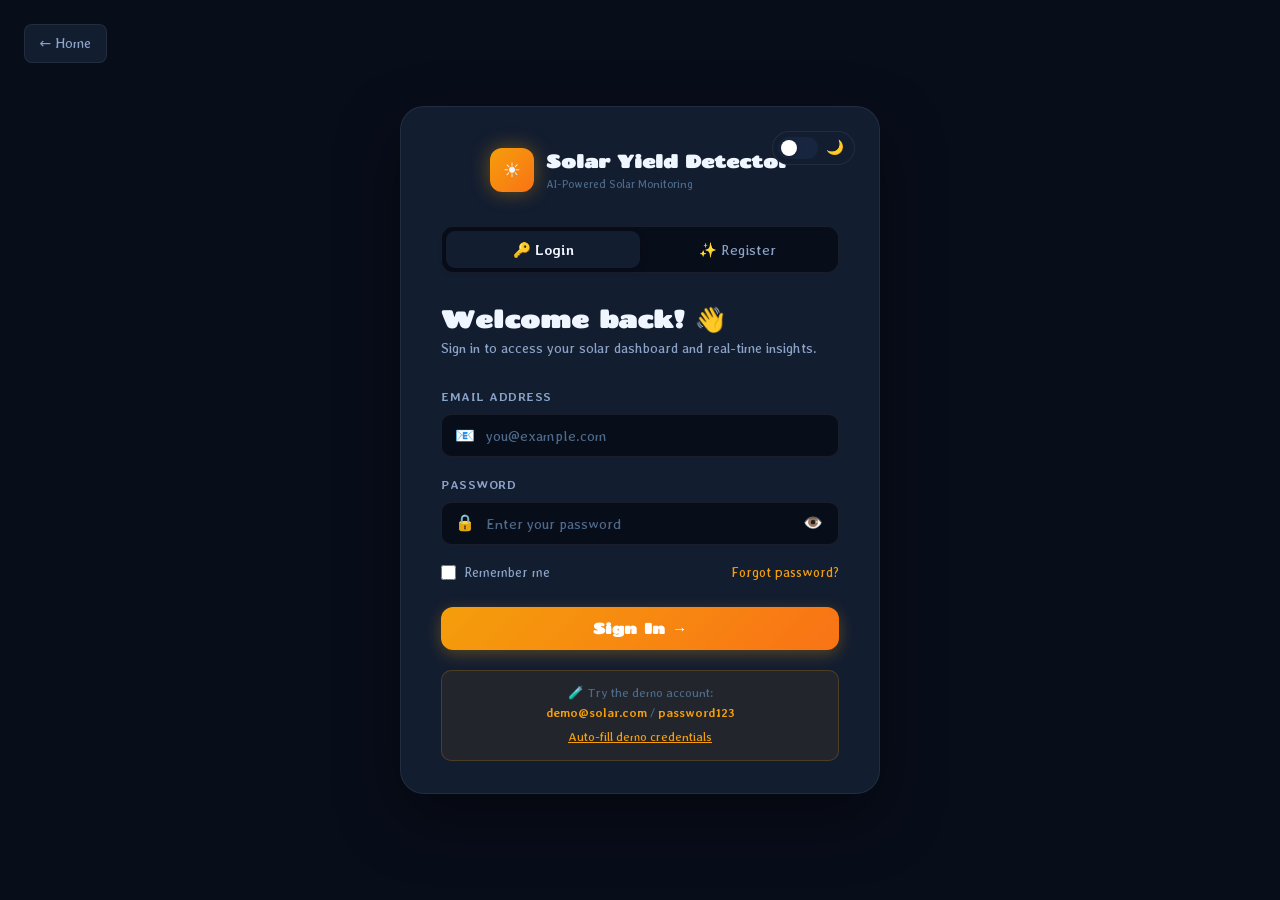
<file: login.html>
﻿<!DOCTYPE html>
<html lang="en" data-theme="dark">
<head>
  <meta charset="UTF-8" />
  <meta name="viewport" content="width=device-width, initial-scale=1.0" />
  <title>Login — Solar Yield Detector</title>
  <link rel="stylesheet" href="style.css" />
  <style>
    /* ===== AUTH PAGE LAYOUT ===== */
    * { box-sizing: border-box; }

    .auth-page {
      min-height: 100vh;
      display: flex;
      align-items: center;
      justify-content: center;
      position: relative;
      overflow: hidden;
      padding: 2rem 1rem;
      background: var(--bg-base);
    }

    /* Background Orbs */
    .auth-bg-orb {
      position: fixed;
      border-radius: 50%;
      filter: blur(90px);
      pointer-events: none;
      animation: orbFloat 12s ease-in-out infinite;
      z-index: 0;
    }
    .auth-bg-orb-1 {
      width: 520px; height: 520px;
      background: radial-gradient(circle, rgba(245,158,11,0.2) 0%, transparent 70%);
      top: -150px; left: -100px;
      animation-duration: 14s;
    }
    .auth-bg-orb-2 {
      width: 400px; height: 400px;
      background: radial-gradient(circle, rgba(59,130,246,0.16) 0%, transparent 70%);
      bottom: -100px; right: -80px;
      animation-duration: 10s;
      animation-delay: -4s;
    }
    .auth-bg-orb-3 {
      width: 280px; height: 280px;
      background: radial-gradient(circle, rgba(16,185,129,0.13) 0%, transparent 70%);
      top: 50%; left: 60%;
      animation-duration: 16s;
      animation-delay: -8s;
    }
    @keyframes orbFloat {
      0%, 100% { transform: translateY(0) scale(1); }
      33% { transform: translateY(-28px) scale(1.04); }
      66% { transform: translateY(16px) scale(0.97); }
    }

    /* ===== AUTH CARD ===== */
    .auth-card {
      position: relative;
      z-index: 1;
      width: 100%;
      max-width: 480px;
      background: var(--bg-card);
      border: 1px solid var(--border);
      border-radius: 24px;
      padding: 2.5rem 2.5rem 2rem;
      box-shadow: 0 24px 64px rgba(0,0,0,0.4);
      animation: fadeInUp 0.7s cubic-bezier(0.22,1,0.36,1) both;
    }
    @keyframes fadeInUp {
      from { opacity: 0; transform: translateY(32px); }
      to { opacity: 1; transform: none; }
    }

    /* Theme toggle — absolute top-right */
    .auth-theme-toggle {
      position: absolute;
      top: 1.5rem;
      right: 1.5rem;
    }

    /* Logo Row */
    .auth-logo {
      display: flex;
      align-items: center;
      gap: 0.75rem;
      margin-bottom: 2rem;
      justify-content: center;
    }
    .auth-logo-mark {
      width: 44px; height: 44px;
      background: linear-gradient(135deg, var(--solar), #f97316);
      border-radius: 12px;
      display: grid; place-items: center;
      font-size: 1.25rem;
      box-shadow: 0 0 20px rgba(245,158,11,0.4);
      flex-shrink: 0;
    }
    .auth-logo-name {
      font-family:var(--font-heading);
      font-size: 1.15rem;
      font-weight: 700;
      color: var(--text-primary);
    }
    .auth-logo-name small {
      display: block;
      font-size: 0.7rem;
      font-weight: 400;
      color: var(--text-muted);
      font-family:var(--font-body);
    }

    /* ===== TABS ===== */
    .auth-tabs {
      display: flex;
      background: var(--bg-base);
      border: 1px solid var(--border);
      border-radius: 12px;
      padding: 4px;
      margin-bottom: 2rem;
    }
    .auth-tab-btn {
      flex: 1;
      padding: 0.6rem;
      border: none;
      background: transparent;
      color: var(--text-secondary);
      font-family:var(--font-body);
      font-size: 0.9rem;
      font-weight: 500;
      border-radius: 9px;
      cursor: pointer;
      transition: background 0.2s, color 0.2s;
    }
    .auth-tab-btn.active {
      background: var(--bg-card);
      color: var(--text-primary);
      box-shadow: 0 2px 8px rgba(0,0,0,0.2);
      font-weight: 600;
    }

    /* ===== FORM PANELS ===== */
    .auth-panel { display: none; }
    .auth-panel.active { display: block; animation: panelIn 0.3s ease both; }
    @keyframes panelIn {
      from { opacity: 0; transform: translateX(12px); }
      to { opacity: 1; transform: none; }
    }

    /* Panel heading */
    .auth-panel-title {
      font-family:var(--font-heading);
      font-size: 1.5rem;
      font-weight: 700;
      color: var(--text-primary);
      margin-bottom: 0.35rem;
    }
    .auth-panel-sub {
      font-size: 0.875rem;
      color: var(--text-secondary);
      margin-bottom: 1.75rem;
      line-height: 1.5;
    }

    /* ===== INPUT GROUP ===== */
    .input-group {
      position: relative;
      margin-bottom: 1.1rem;
    }
    .input-group label {
      display: block;
      font-size: 0.8rem;
      font-weight: 600;
      color: var(--text-secondary);
      margin-bottom: 0.4rem;
      font-family:var(--font-body);
      text-transform: uppercase;
      letter-spacing: 0.04em;
    }
    .input-icon-wrap {
      position: relative;
    }
    .input-icon {
      position: absolute;
      left: 1rem;
      top: 50%;
      transform: translateY(-50%);
      font-size: 1rem;
      pointer-events: none;
      z-index: 1;
    }
    .input-icon-wrap input,
    .input-icon-wrap select {
      width: 100%;
      padding: 0.75rem 1rem 0.75rem 2.75rem;
      background: var(--bg-base);
      border: 1.5px solid var(--border);
      border-radius: 10px;
      color: var(--text-primary);
      font-family:var(--font-body);
      font-size: 0.9rem;
      transition: border-color 0.2s, box-shadow 0.2s;
      outline: none;
      -webkit-appearance: none;
    }
    .input-icon-wrap input:focus,
    .input-icon-wrap select:focus {
      border-color: var(--solar);
      box-shadow: 0 0 0 3px rgba(245,158,11,0.15);
    }
    .input-icon-wrap input::placeholder { color: var(--text-muted); }
    .input-no-icon {
      width: 100%;
      padding: 0.75rem 1rem;
      background: var(--bg-base);
      border: 1.5px solid var(--border);
      border-radius: 10px;
      color: var(--text-primary);
      font-family:var(--font-body);
      font-size: 0.9rem;
      transition: border-color 0.2s, box-shadow 0.2s;
      outline: none;
      -webkit-appearance: none;
    }
    .input-no-icon:focus {
      border-color: var(--solar);
      box-shadow: 0 0 0 3px rgba(245,158,11,0.15);
    }

    /* Password toggle */
    .pw-toggle {
      position: absolute;
      right: 1rem;
      top: 50%;
      transform: translateY(-50%);
      background: none;
      border: none;
      color: var(--text-muted);
      cursor: pointer;
      font-size: 1rem;
      padding: 0;
      line-height: 1;
      transition: color 0.2s;
    }
    .pw-toggle:hover { color: var(--text-secondary); }

    /* ===== REMEMBER / FORGOT ROW ===== */
    .auth-extra-row {
      display: flex;
      align-items: center;
      justify-content: space-between;
      margin-bottom: 1.5rem;
      font-size: 0.83rem;
    }
    .checkbox-label {
      display: flex;
      align-items: center;
      gap: 0.5rem;
      color: var(--text-secondary);
      cursor: pointer;
      font-family:var(--font-body);
    }
    .checkbox-label input[type="checkbox"] {
      accent-color: var(--solar);
      width: 15px; height: 15px;
    }
    .forgot-link {
      color: var(--solar);
      text-decoration: none;
      font-weight: 500;
      font-family:var(--font-body);
    }
    .forgot-link:hover { text-decoration: underline; }

    /* ===== FULL-WIDTH BTN ===== */
    .btn-full {
      width: 100%;
      padding: 0.85rem;
      font-size: 0.95rem;
      font-weight: 600;
      border-radius: 12px;
      cursor: pointer;
      border: none;
      font-family:var(--font-heading);
      letter-spacing: 0.02em;
      transition: opacity 0.2s, transform 0.15s;
    }
    .btn-full:hover { opacity: 0.92; transform: translateY(-1px); }
    .btn-full:active { transform: none; }

    /* ===== DEMO HINT ===== */
    .demo-hint {
      margin-top: 1.25rem;
      padding: 0.75rem 1rem;
      background: rgba(245,158,11,0.07);
      border: 1px solid rgba(245,158,11,0.2);
      border-radius: 10px;
      text-align: center;
    }
    .demo-hint p {
      font-size: 0.78rem;
      color: var(--text-muted);
      font-family:var(--font-body);
    }
    .demo-hint strong {
      color: var(--solar);
      font-weight: 600;
    }
    .demo-hint button {
      background: none;
      border: none;
      color: var(--solar);
      font-size: 0.78rem;
      font-family:var(--font-body);
      cursor: pointer;
      text-decoration: underline;
      padding: 0;
      margin-top: 0.3rem;
    }

    /* ===== STEP INDICATOR ===== */
    .step-indicator {
      display: flex;
      align-items: center;
      margin-bottom: 1rem;
    }
    .step-dot-wrap {
      display: flex;
      flex-direction: column;
      align-items: center;
      gap: 0.3rem;
      flex-shrink: 0;
    }
    .step-dot {
      width: 30px; height: 30px;
      border-radius: 50%;
      background: var(--bg-base);
      border: 2px solid var(--border);
      display: grid; place-items: center;
      font-size: 0.75rem;
      font-weight: 700;
      color: var(--text-muted);
      font-family:var(--font-heading);
      transition: background 0.3s, border-color 0.3s, color 0.3s;
    }
    .step-dot.active {
      background: var(--solar);
      border-color: var(--solar);
      color: #fff;
      box-shadow: 0 0 12px rgba(245,158,11,0.4);
    }
    .step-dot.done {
      background: var(--success);
      border-color: var(--success);
      color: #fff;
    }
    .step-line {
      flex: 1;
      height: 2px;
      background: var(--border);
      margin: 0 0.5rem;
      margin-bottom: 1.4rem;
      transition: background 0.3s;
    }
    .step-line.done { background: var(--success); }
    .step-label {
      font-size: 0.65rem;
      font-weight: 600;
      color: var(--text-muted);
      text-align: center;
      font-family:var(--font-body);
      text-transform: uppercase;
      letter-spacing: 0.05em;
      white-space: nowrap;
    }
    .step-dot.active + .step-label,
    .step-dot.done + .step-label { color: var(--text-secondary); }

    /* Step containers */
    .reg-step { display: none; }
    .reg-step.active { display: block; animation: stepIn 0.3s ease both; }
    @keyframes stepIn {
      from { opacity: 0; transform: translateX(16px); }
      to { opacity: 1; transform: none; }
    }

    /* Step title */
    .step-form-title {
      font-family:var(--font-heading);
      font-size: 1.25rem;
      font-weight: 700;
      color: var(--text-primary);
      margin-bottom: 0.25rem;
    }
    .step-form-sub {
      font-size: 0.82rem;
      color: var(--text-secondary);
      margin-bottom: 1.5rem;
      font-family:var(--font-body);
    }

    /* GPS Button */
    .gps-btn {
      width: 100%;
      padding: 0.7rem 1rem;
      background: rgba(59,130,246,0.08);
      border: 1.5px dashed rgba(59,130,246,0.35);
      border-radius: 10px;
      color: #60a5fa;
      font-family:var(--font-body);
      font-size: 0.875rem;
      font-weight: 500;
      cursor: pointer;
      transition: background 0.2s, border-color 0.2s;
      margin-bottom: 1.1rem;
    }
    .gps-btn:hover:not(:disabled) {
      background: rgba(59,130,246,0.14);
      border-color: rgba(59,130,246,0.55);
    }
    .gps-btn:disabled { opacity: 0.6; cursor: not-allowed; }

    /* Two-col grid */
    .input-row-2 {
      display: grid;
      grid-template-columns: 1fr 1fr;
      gap: 0.85rem;
    }

    /* Nav buttons row */
    .step-nav-row {
      display: flex;
      gap: 0.75rem;
      margin-top: 1.5rem;
    }
    .step-nav-row .btn-back {
      flex: 0 0 auto;
      padding: 0.75rem 1.25rem;
      background: var(--bg-base);
      border: 1.5px solid var(--border);
      border-radius: 10px;
      color: var(--text-secondary);
      font-family:var(--font-body);
      font-size: 0.875rem;
      font-weight: 500;
      cursor: pointer;
      transition: border-color 0.2s, color 0.2s;
    }
    .step-nav-row .btn-back:hover {
      border-color: var(--text-muted);
      color: var(--text-primary);
    }
    .step-nav-row .btn-next { flex: 1; }

    /* Error message */
    .auth-error {
      color: #ef4444;
      font-size: 0.8rem;
      font-family:var(--font-body);
      margin-top: 0.5rem;
      display: none;
      padding: 0.5rem 0.75rem;
      background: rgba(239,68,68,0.08);
      border-radius: 8px;
      border: 1px solid rgba(239,68,68,0.2);
    }
    .auth-error.show { display: block; }

    /* Back to home */
    .auth-back-home {
      position: fixed;
      top: 1.5rem;
      left: 1.5rem;
      display: flex;
      align-items: center;
      gap: 0.5rem;
      color: var(--text-secondary);
      text-decoration: none;
      font-size: 0.875rem;
      font-family:var(--font-body);
      font-weight: 500;
      padding: 0.45rem 0.9rem;
      border-radius: 8px;
      background: var(--bg-card);
      border: 1px solid var(--border);
      transition: color 0.2s, border-color 0.2s;
      z-index: 10;
    }
    .auth-back-home:hover {
      color: var(--text-primary);
      border-color: rgba(255,255,255,0.2);
    }

    /* Divider */
    .auth-divider {
      display: flex;
      align-items: center;
      gap: 0.75rem;
      margin: 1.25rem 0;
      color: var(--text-muted);
      font-size: 0.78rem;
      font-family:var(--font-body);
    }
    .auth-divider::before, .auth-divider::after {
      content: '';
      flex: 1;
      height: 1px;
      background: var(--border);
    }

    /* Select arrow */
    .input-icon-wrap select {
      background-image: url("data:image/svg+xml,%3Csvg xmlns='http://www.w3.org/2000/svg' width='12' height='8' viewBox='0 0 12 8'%3E%3Cpath d='M1 1l5 5 5-5' stroke='%23888' stroke-width='1.5' fill='none' stroke-linecap='round'/%3E%3C/svg%3E");
      background-repeat: no-repeat;
      background-position: right 1rem center;
      padding-right: 2.5rem;
    }
    .select-no-icon {
      width: 100%;
      padding: 0.75rem 2.5rem 0.75rem 1rem;
      background: var(--bg-base);
      border: 1.5px solid var(--border);
      border-radius: 10px;
      color: var(--text-primary);
      font-family:var(--font-body);
      font-size: 0.9rem;
      outline: none;
      transition: border-color 0.2s, box-shadow 0.2s;
      -webkit-appearance: none;
      background-image: url("data:image/svg+xml,%3Csvg xmlns='http://www.w3.org/2000/svg' width='12' height='8' viewBox='0 0 12 8'%3E%3Cpath d='M1 1l5 5 5-5' stroke='%23888' stroke-width='1.5' fill='none' stroke-linecap='round'/%3E%3C/svg%3E");
      background-repeat: no-repeat;
      background-position: right 1rem center;
    }
    .select-no-icon:focus {
      border-color: var(--solar);
      box-shadow: 0 0 0 3px rgba(245,158,11,0.15);
    }
    .select-no-icon option { background: var(--bg-card); }

    /* Loading spinner in button */
    @keyframes spin { to { transform: rotate(360deg); } }
    .btn-spinner {
      display: inline-block;
      width: 16px; height: 16px;
      border: 2px solid rgba(255,255,255,0.3);
      border-top-color: #fff;
      border-radius: 50%;
      animation: spin 0.7s linear infinite;
      vertical-align: middle;
      margin-right: 6px;
    }

    @media (max-width: 520px) {
      .auth-card { padding: 2rem 1.5rem 1.75rem; }
      .input-row-2 { grid-template-columns: 1fr; }
    }
  </style>
</head>
<body>

  <!-- Back to Home -->
  <a href="index.html" class="auth-back-home">← Home</a>

  <!-- Background orbs -->
  <div class="auth-bg-orb auth-bg-orb-1"></div>
  <div class="auth-bg-orb auth-bg-orb-2"></div>
  <div class="auth-bg-orb auth-bg-orb-3"></div>

  <div class="auth-page">
    <div class="auth-card fade-in">

      <!-- Theme toggle -->
      <div class="auth-theme-toggle">
        <button class="theme-toggle" data-theme-toggle aria-label="Toggle theme">
          <div class="theme-toggle-track"><div class="theme-toggle-thumb"></div></div>
          <span class="theme-icon theme-icon-moon">🌙</span>
          <span class="theme-icon theme-icon-sun" style="display:none">☀️</span>
        </button>
      </div>

      <!-- Logo -->
      <div class="auth-logo">
        <div class="auth-logo-mark">☀️</div>
        <div class="auth-logo-name">
          Solar Yield Detector
          <small>AI-Powered Solar Monitoring</small>
        </div>
      </div>

      <!-- Tabs -->
      <div class="auth-tabs">
        <button class="auth-tab-btn active" id="tab-login" onclick="switchTab('login')">🔑 Login</button>
        <button class="auth-tab-btn" id="tab-register" onclick="switchTab('register')">✨ Register</button>
      </div>

      <!-- ===== LOGIN PANEL ===== -->
      <div class="auth-panel active" id="panel-login">
        <h2 class="auth-panel-title">Welcome back! 👋</h2>
        <p class="auth-panel-sub">Sign in to access your solar dashboard and real-time insights.</p>

        <div class="input-group">
          <label for="login-email">Email Address</label>
          <div class="input-icon-wrap">
            <span class="input-icon">📧</span>
            <input type="email" id="login-email" placeholder="you@example.com" autocomplete="email" />
          </div>
        </div>

        <div class="input-group">
          <label for="login-password">Password</label>
          <div class="input-icon-wrap">
            <span class="input-icon">🔒</span>
            <input type="password" id="login-password" placeholder="Enter your password" autocomplete="current-password" />
            <button class="pw-toggle" onclick="togglePassword('login-password', this)" title="Show/hide password">👁️</button>
          </div>
        </div>

        <div class="auth-extra-row">
          <label class="checkbox-label">
            <input type="checkbox" id="remember-me" />
            Remember me
          </label>
          <a href="#" class="forgot-link">Forgot password?</a>
        </div>

        <div id="login-error" class="auth-error">❌ Invalid email or password. Please try again.</div>

        <button class="btn btn-primary btn-full" id="login-btn" onclick="handleLogin()">
          Sign In →
        </button>

        <div class="demo-hint">
          <p>🧪 Try the demo account:</p>
          <p><strong>demo@solar.com</strong> / <strong>password123</strong></p>
          <button onclick="fillDemo()">Auto-fill demo credentials</button>
        </div>
      </div>

      <!-- ===== REGISTER PANEL ===== -->
      <div class="auth-panel" id="panel-register">

        <!-- Step indicator -->
        <div class="step-indicator" id="step-indicator">
          <div class="step-dot-wrap">
            <div class="step-dot active" id="sdot-1">1</div>
            <div class="step-label">Account</div>
          </div>
          <div class="step-line" id="sline-1"></div>
          <div class="step-dot-wrap">
            <div class="step-dot" id="sdot-2">2</div>
            <div class="step-label">Location</div>
          </div>
          <div class="step-line" id="sline-2"></div>
          <div class="step-dot-wrap">
            <div class="step-dot" id="sdot-3">3</div>
            <div class="step-label">Panel Info</div>
          </div>
        </div>

        <!-- ===== STEP 1: Account ===== -->
        <div class="reg-step active" id="reg-step-1">
          <div class="step-form-title">Create your account</div>
          <div class="step-form-sub">Start your free solar monitoring journey today</div>

          <div class="input-group">
            <label for="reg-name">Full Name</label>
            <div class="input-icon-wrap">
              <span class="input-icon">👤</span>
              <input type="text" id="reg-name" placeholder="Arjun Sharma" autocomplete="name" />
            </div>
          </div>

          <div class="input-group">
            <label for="reg-email">Email Address</label>
            <div class="input-icon-wrap">
              <span class="input-icon">📧</span>
              <input type="email" id="reg-email" placeholder="arjun@example.com" autocomplete="email" />
            </div>
          </div>

          <div class="input-group">
            <label for="reg-password">Password</label>
            <div class="input-icon-wrap">
              <span class="input-icon">🔒</span>
              <input type="password" id="reg-password" placeholder="At least 8 characters" autocomplete="new-password" />
              <button class="pw-toggle" onclick="togglePassword('reg-password', this)" title="Show/hide">👁️</button>
            </div>
          </div>

          <div class="input-group">
            <label for="reg-confirm">Confirm Password</label>
            <div class="input-icon-wrap">
              <span class="input-icon">🔒</span>
              <input type="password" id="reg-confirm" placeholder="Repeat password" autocomplete="new-password" />
              <button class="pw-toggle" onclick="togglePassword('reg-confirm', this)" title="Show/hide">👁️</button>
            </div>
          </div>

          <div id="step1-error" class="auth-error"></div>

          <button class="btn btn-primary btn-full" onclick="validateStep1()">
            Continue → Location
          </button>
        </div>

        <!-- ===== STEP 2: Location ===== -->
        <div class="reg-step" id="reg-step-2">
          <div class="step-form-title">Where are you located?</div>
          <div class="step-form-sub">We use your location to fetch accurate solar irradiance data</div>

          <button class="gps-btn" id="gps-btn">📍 Use GPS Location</button>

          <div class="input-row-2">
            <div class="input-group" style="margin-bottom:0">
              <label for="reg-city">City / Town</label>
              <input class="input-no-icon" type="text" id="reg-city" placeholder="Mumbai" />
            </div>
            <div class="input-group" style="margin-bottom:0">
              <label for="reg-pincode">PIN Code (6-digit)</label>
              <input class="input-no-icon" type="text" id="reg-pincode" placeholder="400001" maxlength="6" pattern="[0-9]{6}" />
            </div>
          </div>

          <div class="input-group" style="margin-top:1.1rem;">
            <label for="reg-state">State</label>
            <select class="select-no-icon" id="reg-state">
              <option value="">— Select State —</option>
              <option>Andhra Pradesh</option>
              <option>Arunachal Pradesh</option>
              <option>Assam</option>
              <option>Bihar</option>
              <option>Chhattisgarh</option>
              <option>Goa</option>
              <option>Gujarat</option>
              <option>Haryana</option>
              <option>Himachal Pradesh</option>
              <option>Jharkhand</option>
              <option>Karnataka</option>
              <option>Kerala</option>
              <option>Madhya Pradesh</option>
              <option>Maharashtra</option>
              <option>Manipur</option>
              <option>Meghalaya</option>
              <option>Mizoram</option>
              <option>Nagaland</option>
              <option>Odisha</option>
              <option>Punjab</option>
              <option>Rajasthan</option>
              <option>Sikkim</option>
              <option>Tamil Nadu</option>
              <option>Telangana</option>
              <option>Tripura</option>
              <option>Uttar Pradesh</option>
              <option>Uttarakhand</option>
              <option>West Bengal</option>
              <option>Andaman and Nicobar Islands</option>
              <option>Chandigarh</option>
              <option>Dadra and Nagar Haveli and Daman and Diu</option>
              <option>Delhi</option>
              <option>Jammu and Kashmir</option>
              <option>Ladakh</option>
              <option>Lakshadweep</option>
              <option>Puducherry</option>
            </select>
          </div>

          <div class="input-group">
            <label>Timezone</label>
            <input class="input-no-icon" type="text" value="Asia/Kolkata" readonly style="opacity:0.6;cursor:not-allowed;" />
          </div>

          <div id="step2-error" class="auth-error"></div>

          <div class="step-nav-row">
            <button class="btn-back" onclick="goStep(1)">← Back</button>
            <button class="btn btn-primary btn-full btn-next" onclick="validateStep2()">Continue → Panel Info</button>
          </div>
        </div>

        <!-- ===== STEP 3: Panel Info ===== -->
        <div class="reg-step" id="reg-step-3">
          <div class="step-form-title">Your solar system details</div>
          <div class="step-form-sub">Help us calculate your yield and ROI accurately</div>

          <div class="input-group">
            <label for="reg-install-date">Installation Date</label>
            <input class="input-no-icon" type="date" id="reg-install-date" />
          </div>

          <div class="input-row-2">
            <div class="input-group" style="margin-bottom:0">
              <label for="reg-panel-size">Panel Size (kWp)</label>
              <input class="input-no-icon" type="number" id="reg-panel-size" placeholder="5" min="0.5" max="1000" step="0.1" />
            </div>
            <div class="input-group" style="margin-bottom:0">
              <label for="reg-rate">Electricity Rate (₹/kWh)</label>
              <input class="input-no-icon" type="number" id="reg-rate" placeholder="8" min="1" max="50" step="0.5" />
            </div>
          </div>

          <div class="input-row-2" style="margin-top:1.1rem;">
            <div class="input-group" style="margin-bottom:0">
              <label for="reg-investment">Total Investment (₹)</label>
              <input class="input-no-icon" type="number" id="reg-investment" placeholder="150000" min="1000" step="1000" />
            </div>
            <div class="input-group" style="margin-bottom:0">
              <label for="reg-efficiency">Efficiency (%)</label>
              <input class="input-no-icon" type="number" id="reg-efficiency" placeholder="80" min="10" max="100" value="80" />
            </div>
          </div>

          <div class="input-group" style="margin-top:1.1rem;">
            <label for="reg-psh">Peak Sun Hours / Day</label>
            <input class="input-no-icon" type="number" id="reg-psh" placeholder="5" min="1" max="14" step="0.1" value="5" />
          </div>

          <div id="step3-error" class="auth-error"></div>

          <div class="step-nav-row">
            <button class="btn-back" onclick="goStep(2)">← Back</button>
            <button class="btn btn-primary btn-full btn-next" id="create-account-btn" onclick="submitRegistration()">
              🎉 Create Account
            </button>
          </div>

          <div class="demo-hint" style="margin-top:1rem;">
            <p>🔒 Your data is stored locally and never shared. <br>We use it only to compute your solar yield.</p>
          </div>
        </div>

      </div>
      <!-- /panel-register -->

    </div>
    <!-- /auth-card -->
  </div>
  <!-- /auth-page -->

  <script src="app.js"></script>
  <script>
    // ===== TAB SWITCHING =====
    function switchTab(tab) {
      document.querySelectorAll('.auth-panel').forEach(p => p.classList.remove('active'));
      document.querySelectorAll('.auth-tab-btn').forEach(b => b.classList.remove('active'));
      document.getElementById('panel-' + tab).classList.add('active');
      document.getElementById('tab-' + tab).classList.add('active');
    }

    // ===== TOGGLE PASSWORD VISIBILITY =====
    function togglePassword(inputId, btn) {
      const input = document.getElementById(inputId);
      if (input.type === 'password') {
        input.type = 'text';
        btn.textContent = '🙈';
      } else {
        input.type = 'password';
        btn.textContent = '👁️';
      }
    }

    // ===== FILL DEMO =====
    function fillDemo() {
      document.getElementById('login-email').value = 'demo@solar.com';
      document.getElementById('login-password').value = 'password123';
    }

    // ===== LOGIN =====
    function handleLogin() {
      const email = document.getElementById('login-email').value.trim();
      const password = document.getElementById('login-password').value;
      const errEl = document.getElementById('login-error');
      const btn = document.getElementById('login-btn');

      errEl.classList.remove('show');

      if (!email || !password) {
        errEl.textContent = '❌ Please enter your email and password.';
        errEl.classList.add('show');
        return;
      }

      btn.innerHTML = '<span class="btn-spinner"></span> Signing in...';
      btn.disabled = true;

      setTimeout(() => {
        // Check if demo credentials
        const DEMO_EMAIL = 'demo@solar.com';
        const DEMO_PASSWORD = 'password123';

        // Try to load existing user
        let user = null;
        try { user = JSON.parse(localStorage.getItem('syd_user') || 'null'); } catch(e) {}

        let authenticated = false;

        if (user && user.email === email && user.password === password) {
          authenticated = true;
        } else if (email === DEMO_EMAIL && password === DEMO_PASSWORD) {
          // Auto-create demo user
          const demoUser = {
            name: 'Demo User',
            email: DEMO_EMAIL,
            password: DEMO_PASSWORD,
            city: 'Pune',
            pincode: '411001',
            state: 'Maharashtra',
            timezone: 'Asia/Kolkata',
            installDate: '2023-03-15',
            panelSize: '5',
            electricityRate: '8',
            investment: '150000',
            efficiency: '80',
            peakSunHours: '5',
            lat: 18.5204,
            lon: 73.8567,
            createdAt: new Date().toISOString()
          };
          if (typeof SYD !== 'undefined' && SYD.AuthManager) {
            SYD.AuthManager.setUser(demoUser);
          } else {
            localStorage.setItem('syd_user', JSON.stringify(demoUser));
          }
          authenticated = true;
        }

        if (authenticated) {
          btn.innerHTML = '✅ Redirecting...';
          if (typeof SYD !== 'undefined' && SYD.Toast) {
            SYD.Toast.show('Welcome back! Loading dashboard...', 'success', 2000);
          }
          setTimeout(() => { window.location.href = 'dashboard.html'; }, 1200);
        } else {
          errEl.textContent = '❌ Invalid email or password. Try: demo@solar.com / password123';
          errEl.classList.add('show');
          btn.innerHTML = 'Sign In →';
          btn.disabled = false;
        }
      }, 900);
    }

    // Allow Enter key to trigger login
    ['login-email', 'login-password'].forEach(id => {
      document.getElementById(id)?.addEventListener('keydown', e => {
        if (e.key === 'Enter') handleLogin();
      });
    });

    // ===== STEP NAVIGATION =====
    let currentStep = 1;

    function goStep(step) {
      // Update step dots
      for (let i = 1; i <= 3; i++) {
        const dot = document.getElementById('sdot-' + i);
        dot.classList.remove('active', 'done');
        if (i < step) dot.classList.add('done'), dot.textContent = '✓';
        else if (i === step) dot.classList.add('active'), dot.textContent = i;
        else dot.textContent = i;
      }
      // Update lines
      for (let i = 1; i <= 2; i++) {
        const line = document.getElementById('sline-' + i);
        line.classList.toggle('done', i < step);
      }
      // Show/hide steps
      document.querySelectorAll('.reg-step').forEach(s => s.classList.remove('active'));
      document.getElementById('reg-step-' + step).classList.add('active');
      currentStep = step;
    }

    function validateStep1() {
      const name = document.getElementById('reg-name').value.trim();
      const email = document.getElementById('reg-email').value.trim();
      const pw = document.getElementById('reg-password').value;
      const confirm = document.getElementById('reg-confirm').value;
      const err = document.getElementById('step1-error');

      err.classList.remove('show');

      if (!name) { showErr(err, '❌ Please enter your full name.'); return; }
      if (!email || !/^[^\s@]+@[^\s@]+\.[^\s@]+$/.test(email)) { showErr(err, '❌ Please enter a valid email address.'); return; }
      if (pw.length < 8) { showErr(err, '❌ Password must be at least 8 characters.'); return; }
      if (pw !== confirm) { showErr(err, '❌ Passwords do not match.'); return; }

      goStep(2);
    }

    function validateStep2() {
      const city = document.getElementById('reg-city').value.trim();
      const pincode = document.getElementById('reg-pincode').value.trim();
      const state = document.getElementById('reg-state').value;
      const err = document.getElementById('step2-error');
      err.classList.remove('show');

      if (!city) { showErr(err, '❌ Please enter your city or town.'); return; }
      if (!pincode || !/^\d{6}$/.test(pincode)) { showErr(err, '❌ Please enter a valid 6-digit PIN code.'); return; }
      if (!state) { showErr(err, '❌ Please select your state.'); return; }

      goStep(3);
      // Set max date for install date to today
      document.getElementById('reg-install-date').max = new Date().toISOString().split('T')[0];
    }

    function showErr(el, msg) {
      el.textContent = msg;
      el.classList.add('show');
    }

    // ===== GPS BUTTON =====
    document.getElementById('gps-btn')?.addEventListener('click', async () => {
      const btn = document.getElementById('gps-btn');
      btn.textContent = '🔄 Detecting...';
      btn.disabled = true;
      try {
        if (typeof SYD !== 'undefined' && SYD.Geocoder) {
          const loc = await SYD.Geocoder.fromGPS();
          if (loc) {
            document.getElementById('reg-city').value = loc.city || '';
            document.getElementById('reg-pincode').value = '';
            btn.textContent = '✅ ' + (loc.city || 'Location detected');
            window._regLat = loc.lat;
            window._regLon = loc.lon;
          } else {
            throw new Error('No location');
          }
        } else {
          // Fallback: raw geolocation
          await new Promise((resolve, reject) => {
            navigator.geolocation.getCurrentPosition(async pos => {
              window._regLat = pos.coords.latitude;
              window._regLon = pos.coords.longitude;
              btn.textContent = '✅ Location detected (' + pos.coords.latitude.toFixed(2) + ', ' + pos.coords.longitude.toFixed(2) + ')';
              resolve();
            }, reject, { timeout: 10000 });
          });
        }
      } catch(e) {
        if (typeof SYD !== 'undefined' && SYD.Toast) {
          SYD.Toast.show('Could not get GPS location. Please enter manually.', 'warning');
        }
        btn.textContent = '📍 Use GPS Location';
      }
      btn.disabled = false;
    });

    // ===== REGISTRATION SUBMIT =====
    async function submitRegistration() {
      const err = document.getElementById('step3-error');
      const btn = document.getElementById('create-account-btn');
      err.classList.remove('show');

      const installDate = document.getElementById('reg-install-date').value;
      const panelSize = document.getElementById('reg-panel-size').value;
      const rate = document.getElementById('reg-rate').value;
      const investment = document.getElementById('reg-investment').value;

      if (!installDate) { showErr(err, '❌ Please select your installation date.'); return; }
      if (!panelSize || parseFloat(panelSize) <= 0) { showErr(err, '❌ Please enter a valid panel system size.'); return; }
      if (!rate || parseFloat(rate) <= 0) { showErr(err, '❌ Please enter your electricity rate.'); return; }
      if (!investment || parseFloat(investment) <= 0) { showErr(err, '❌ Please enter your total investment.'); return; }

      btn.innerHTML = '<span class="btn-spinner"></span> Creating account...';
      btn.disabled = true;

      const userData = {
        name: document.getElementById('reg-name').value.trim(),
        email: document.getElementById('reg-email').value.trim(),
        password: document.getElementById('reg-password').value,
        city: document.getElementById('reg-city').value.trim(),
        pincode: document.getElementById('reg-pincode').value.trim(),
        state: document.getElementById('reg-state').value,
        timezone: 'Asia/Kolkata',
        installDate: installDate,
        panelSize: panelSize,
        electricityRate: rate,
        investment: investment,
        efficiency: document.getElementById('reg-efficiency').value || '80',
        peakSunHours: document.getElementById('reg-psh').value || '5',
        createdAt: new Date().toISOString()
      };

      try {
        // Geocode city+pincode to get lat/lon if GPS not used
        if (!window._regLat && userData.pincode) {
          if (typeof SYD !== 'undefined' && SYD.Geocoder) {
            const geo = await SYD.Geocoder.fromPincode(userData.pincode);
            if (geo) {
              userData.lat = geo.lat;
              userData.lon = geo.lon;
              userData.city = geo.city || userData.city;
            }
          }
        } else if (window._regLat) {
          userData.lat = window._regLat;
          userData.lon = window._regLon;
        }
      } catch(e) {
        // geocoding failed, continue without coords
      }

      // Save user
      if (typeof SYD !== 'undefined' && SYD.AuthManager) {
        SYD.AuthManager.setUser(userData);
      } else {
        localStorage.setItem('syd_user', JSON.stringify(userData));
      }

      if (typeof SYD !== 'undefined' && SYD.Toast) {
        SYD.Toast.show('🎉 Account created! Redirecting to dashboard...', 'success', 2000);
      }

      setTimeout(() => { window.location.href = 'dashboard.html'; }, 1800);
    }

    // Allow Enter to proceed on step inputs
    document.addEventListener('keydown', e => {
      if (e.key === 'Enter') {
        if (currentStep === 1 && document.getElementById('panel-register').classList.contains('active')) {
          validateStep1();
        } else if (currentStep === 2 && document.getElementById('panel-register').classList.contains('active')) {
          validateStep2();
        }
      }
    });
  </script>
</body>
</html>
</file>
<file: style.css>
/* =====================================================
   SOLAR YIELD DETECTOR — DESIGN SYSTEM
   Fonts: Chango (headings) + Averia Libre (body)
   Dark mode default | Full responsive
   ===================================================== */

@import url('https://fonts.googleapis.com/css2?family=Averia+Libre:ital,wght@0,300;0,400;0,700;1,300;1,400;1,700&family=Chango&display=swap');

/* ─── CSS Custom Properties ─── */
:root {
  --font-heading: 'Chango', sans-serif;
  --font-body: 'Averia Libre', system-ui;
  --space-1: 4px; --space-2: 8px; --space-3: 12px; --space-4: 16px;
  --space-5: 20px; --space-6: 24px; --space-8: 32px; --space-10: 40px;
  --space-12: 48px; --space-16: 64px;
  --radius-sm: 8px; --radius-md: 12px; --radius-lg: 16px;
  --radius-xl: 20px; --radius-2xl: 28px; --radius-full: 9999px;
  --radius: var(--radius-md);               /* shorthand alias */
  --transition-fast: 150ms ease;
  --transition-base: 250ms ease;
  --transition-slow: 400ms ease;
  --sidebar-width: 256px;
  --sidebar-collapsed: 72px;
  --topbar-height: 64px;
}

/* ─── Dark Theme (Default) ─── */
[data-theme="dark"] {
  --bg-primary: #080d1a;
  --bg-secondary: #0e1628;
  --bg-card: #121d30;
  --bg-card-alt: #18253e;
  --bg-sidebar: #0a1220;
  --bg-input: #18253e;
  --bg-topbar: rgba(10, 18, 32, 0.92);
  --text-primary: #f0f6ff;
  --text-secondary: #8ba3c7;
  --text-muted: #4d6a8a;
  --border: rgba(255,255,255,0.07);
  --border-hover: rgba(245,158,11,0.3);
  --solar: #f59e0b; --solar-light: #fbbf24; --solar-dark: #d97706;
  --solar-glow: 0 0 28px rgba(245,158,11,0.35);
  --blue: #3b82f6; --blue-light: #60a5fa;
  --blue-glow: 0 0 28px rgba(59,130,246,0.35);
  --green: #10b981; --green-light: #34d399;
  --red: #ef4444; --red-light: #f87171;
  --purple: #8b5cf6; --purple-light: #a78bfa;
  --orange: #f97316;
  --success: #10b981;   /* alias — must repeat per theme for cascade */
  --bg-tertiary: #18253e;
  --bg-base: #080d1a;
  --shadow-sm: 0 2px 8px rgba(0,0,0,0.45);
  --shadow-md: 0 4px 24px rgba(0,0,0,0.5);
  --shadow-lg: 0 8px 48px rgba(0,0,0,0.6);
  --shadow-xl: 0 16px 80px rgba(0,0,0,0.7);
  --gradient-solar: linear-gradient(135deg, #f59e0b 0%, #f97316 100%);
  --gradient-blue: linear-gradient(135deg, #3b82f6 0%, #8b5cf6 100%);
  --gradient-green: linear-gradient(135deg, #10b981 0%, #06b6d4 100%);
  --gradient-hero: linear-gradient(135deg, #080d1a 0%, #0f1f3d 60%, #180a2e 100%);
}

/* ─── Light Theme ─── */
[data-theme="light"] {
  --bg-primary: #eef2ff;
  --bg-secondary: #e0e8f8;
  --bg-card: #ffffff;
  --bg-card-alt: #f5f8ff;
  --bg-sidebar: #1a2540;
  --bg-input: #f0f4ff;
  --bg-topbar: rgba(255,255,255,0.92);
  --text-primary: #0d1628;
  --text-secondary: #4a6280;
  --text-muted: #8ba3c7;
  --border: rgba(0,0,0,0.08);
  --border-hover: rgba(217,119,6,0.35);
  --solar: #d97706; --solar-light: #f59e0b; --solar-dark: #b45309;
  --solar-glow: 0 0 28px rgba(217,119,6,0.25);
  --blue: #2563eb; --blue-light: #3b82f6;
  --blue-glow: 0 0 28px rgba(37,99,235,0.25);
  --green: #059669; --green-light: #10b981;
  --red: #dc2626; --red-light: #ef4444;
  --purple: #7c3aed; --purple-light: #8b5cf6;
  --orange: #ea580c;
  --success: #059669;   /* light theme alias */
  --bg-tertiary: #e8efff;
  --bg-base: #eef2ff;
  --shadow-sm: 0 2px 8px rgba(0,0,0,0.07);
  --shadow-md: 0 4px 24px rgba(0,0,0,0.10);
  --shadow-lg: 0 8px 48px rgba(0,0,0,0.12);
  --shadow-xl: 0 16px 80px rgba(0,0,0,0.16);
  --gradient-solar: linear-gradient(135deg, #d97706 0%, #ea580c 100%);
  --gradient-blue: linear-gradient(135deg, #2563eb 0%, #7c3aed 100%);
  --gradient-green: linear-gradient(135deg, #059669 0%, #0891b2 100%);
  --gradient-hero: linear-gradient(135deg, #eef2ff 0%, #e8efff 60%, #f4f0ff 100%);
}

/* ─── Base Reset ─── */
*, *::before, *::after { box-sizing: border-box; margin: 0; padding: 0; }
html { scroll-behavior: smooth; font-size: 16px; }
body {
  font-family: var(--font-body);
  background: var(--bg-primary);
  color: var(--text-primary);
  line-height: 1.6;
  min-height: 100vh;
  transition: background var(--transition-base), color var(--transition-base);
  overflow-x: hidden;
}
h1,h2,h3,h4,h5,h6 { font-family: var(--font-heading); line-height: 1.15; color: var(--text-primary); }
a { color: var(--blue); text-decoration: none; transition: color var(--transition-fast); }
a:hover { color: var(--blue-light); }
img { max-width: 100%; display: block; }
ul { list-style: none; }
button { cursor: pointer; font-family: var(--font-body); border: none; outline: none; background: none; }
input, textarea, select { font-family: var(--font-body); outline: none; }

/* ─── Custom Scrollbar ─── */
::-webkit-scrollbar { width: 5px; height: 5px; }
::-webkit-scrollbar-track { background: transparent; }
::-webkit-scrollbar-thumb { background: var(--text-muted); border-radius: var(--radius-full); }
::-webkit-scrollbar-thumb:hover { background: var(--text-secondary); }

/* ─── App Shell Layout ─── */
.app-layout { display: flex; min-height: 100vh; }

/* ─── Sidebar ─── */
.sidebar {
  width: var(--sidebar-width);
  background: var(--bg-sidebar);
  border-right: 1px solid rgba(255,255,255,0.06);
  display: flex; flex-direction: column;
  position: fixed; top: 0; left: 0; height: 100vh;
  z-index: 200; overflow: hidden;
  transition: width var(--transition-base), transform var(--transition-base);
}
.sidebar.collapsed { width: var(--sidebar-collapsed); }

.sidebar-header {
  padding: 0 var(--space-4);
  height: var(--topbar-height);
  display: flex; align-items: center; gap: var(--space-3);
  border-bottom: 1px solid rgba(255,255,255,0.06);
  flex-shrink: 0;
}

.sidebar-logo {
  width: 36px; height: 36px; border-radius: var(--radius-md);
  background: var(--gradient-solar);
  display: flex; align-items: center; justify-content: center;
  font-size: 1.1rem; flex-shrink: 0;
  box-shadow: var(--solar-glow);
}

.sidebar-brand {
  font-family: var(--font-heading); font-weight: 800; font-size: 1rem;
  color: #fff; white-space: nowrap;
  overflow: hidden; transition: opacity var(--transition-base), max-width var(--transition-base);
  max-width: 160px;
}
.sidebar.collapsed .sidebar-brand { opacity: 0; max-width: 0; }

.sidebar-nav { flex: 1; overflow-y: auto; overflow-x: hidden; padding: var(--space-3) var(--space-2); }

.nav-section-label {
  font-size: 0.62rem; font-weight: 700; letter-spacing: 0.12em; text-transform: uppercase;
  color: rgba(255,255,255,0.28); padding: var(--space-4) var(--space-3) var(--space-2);
  white-space: nowrap; transition: opacity var(--transition-base);
}
.sidebar.collapsed .nav-section-label { opacity: 0; }

.nav-item {
  display: flex; align-items: center; gap: var(--space-3);
  padding: 10px var(--space-3); border-radius: var(--radius-md);
  color: rgba(255,255,255,0.55); font-size: 0.88rem; font-weight: 500;
  white-space: nowrap; overflow: hidden;
  transition: all var(--transition-fast); margin-bottom: 2px; cursor: pointer;
  border-left: 3px solid transparent; position: relative;
}
.nav-item:hover { background: rgba(255,255,255,0.07); color: rgba(255,255,255,0.9); }
.nav-item.active {
  background: linear-gradient(90deg, rgba(245,158,11,0.15), rgba(249,115,22,0.05));
  color: var(--solar-light); border-left-color: var(--solar);
}

.nav-icon { font-size: 1.1rem; flex-shrink: 0; width: 22px; text-align: center; }
.nav-label { transition: opacity var(--transition-base); }
.sidebar.collapsed .nav-label { opacity: 0; pointer-events: none; }

.nav-badge {
  margin-left: auto; background: var(--red); color: #fff;
  font-size: 0.68rem; font-weight: 700; padding: 2px 7px;
  border-radius: var(--radius-full); flex-shrink: 0;
}
.sidebar.collapsed .nav-badge { display: none; }

.sidebar-footer {
  padding: var(--space-3) var(--space-2);
  border-top: 1px solid rgba(255,255,255,0.06);
  flex-shrink: 0;
}
.sidebar-collapse-btn {
  display: flex; align-items: center; gap: var(--space-3);
  width: 100%; padding: 10px var(--space-3);
  border-radius: var(--radius-md);
  color: rgba(255,255,255,0.4); font-size: 0.85rem;
  transition: all var(--transition-fast); background: none; border: none; cursor: pointer;
}
.sidebar-collapse-btn:hover { background: rgba(255,255,255,0.06); color: rgba(255,255,255,0.7); }
.sidebar.collapsed .sidebar-collapse-btn .nav-label { opacity: 0; }

/* ─── Sidebar Overlay (mobile) ─── */
.sidebar-overlay {
  position: fixed; inset: 0; background: rgba(0,0,0,0.55);
  z-index: 199; display: none;
  backdrop-filter: blur(3px); -webkit-backdrop-filter: blur(3px);
}
.sidebar-overlay.visible { display: block; animation: fadeOverlay 0.25s ease; }
@keyframes fadeOverlay { from { opacity: 0; } to { opacity: 1; } }

/* ─── Main Content ─── */
.main-content {
  flex: 1; margin-left: var(--sidebar-width); min-height: 100vh;
  display: flex; flex-direction: column;
  transition: margin-left var(--transition-base);
}
.main-content.expanded { margin-left: var(--sidebar-collapsed); }

/* ─── Top Bar ─── */
.topbar {
  height: var(--topbar-height);
  background: var(--bg-topbar);
  backdrop-filter: blur(16px); -webkit-backdrop-filter: blur(16px);
  border-bottom: 1px solid var(--border);
  display: flex; align-items: center;
  padding: 0 var(--space-6); gap: var(--space-4);
  position: sticky; top: 0; z-index: 90;
}
.topbar-hamburger {
  display: none; background: none; border: none;
  color: var(--text-secondary); font-size: 1.4rem; padding: var(--space-2);
  border-radius: var(--radius-sm); cursor: pointer; line-height: 1;
  transition: color var(--transition-fast);
}
.topbar-hamburger:hover { color: var(--text-primary); }
.topbar-title {
  font-family: var(--font-heading); font-size: 1.2rem; font-weight: 700;
  color: var(--text-primary); white-space: nowrap;
}
.topbar-spacer { flex: 1; }
.topbar-actions { display: flex; align-items: center; gap: var(--space-3); }

.topbar-location {
  display: flex; align-items: center; gap: var(--space-2);
  background: var(--bg-card); border: 1px solid var(--border);
  border-radius: var(--radius-full); padding: 7px 14px;
  font-size: 0.82rem; color: var(--text-secondary);
  cursor: pointer; transition: all var(--transition-fast); white-space: nowrap;
}
.topbar-location:hover { border-color: var(--solar); color: var(--solar); }

/* ─── Theme Toggle ─── */
.theme-toggle {
  display: flex; align-items: center; gap: var(--space-2);
  background: var(--bg-card); border: 1px solid var(--border);
  border-radius: var(--radius-full); padding: 5px 10px 5px 5px;
  cursor: pointer; transition: all var(--transition-fast); user-select: none;
}
.theme-toggle:hover { border-color: var(--solar); }
.theme-toggle-track {
  width: 40px; height: 22px; background: var(--bg-input);
  border-radius: var(--radius-full); position: relative; flex-shrink: 0;
  transition: background var(--transition-base);
}
[data-theme="light"] .theme-toggle-track { background: var(--solar); }
.theme-toggle-thumb {
  width: 16px; height: 16px; background: #fff; border-radius: 50%;
  position: absolute; top: 3px; left: 3px;
  transition: transform var(--transition-base);
  box-shadow: 0 1px 4px rgba(0,0,0,0.25);
}
[data-theme="light"] .theme-toggle-thumb { transform: translateX(18px); }
.theme-icon { font-size: 0.9rem; line-height: 1; }

/* ─── User Avatar ─── */
.user-avatar {
  width: 34px; height: 34px; border-radius: 50%;
  background: var(--gradient-solar); display: flex; align-items: center;
  justify-content: center; font-weight: 700; color: #fff; font-size: 0.85rem;
  cursor: pointer; flex-shrink: 0; border: 2px solid transparent;
  transition: border-color var(--transition-fast), box-shadow var(--transition-fast);
  position: relative;
}
.user-avatar:hover { border-color: var(--solar); box-shadow: var(--solar-glow); }

/* ─── User Dropdown ─── */
.user-dropdown-wrap {
  position: relative; display: inline-flex; align-items: center;
}
.user-dropdown-menu {
  position: absolute; top: calc(100% + 10px); right: 0;
  min-width: 230px; z-index: 9000;
  background: var(--bg-card); border: 1px solid var(--border);
  border-radius: var(--radius-lg); box-shadow: var(--shadow-lg);
  overflow: hidden;
  opacity: 0; visibility: hidden;
  transform: translateY(-8px) scale(0.97);
  transition: opacity 0.18s ease, transform 0.18s ease, visibility 0.18s;
  pointer-events: none;
}
.user-dropdown-wrap.open .user-dropdown-menu {
  opacity: 1; visibility: visible;
  transform: translateY(0) scale(1);
  pointer-events: all;
}
.dropdown-user-info {
  display: flex; align-items: center; gap: 0.75rem;
  padding: 0.9rem 1rem;
}
.dropdown-user-initials {
  width: 38px; height: 38px; border-radius: 50%; flex-shrink: 0;
  background: var(--gradient-solar); display: flex; align-items: center;
  justify-content: center; font-weight: 700; color: #fff;
  font-size: 0.9rem; font-family: var(--font-heading);
}
.dropdown-user-name  { font-weight: 700; font-size: 0.9rem; color: var(--text-primary); font-family: var(--font-heading); line-height: 1.2; }
.dropdown-user-email { font-size: 0.72rem; color: var(--text-muted); margin-top: 2px; word-break: break-all; }
.dropdown-divider    { height: 1px; background: var(--border); }
.dropdown-item {
  display: flex; align-items: center; gap: 0.65rem;
  padding: 0.62rem 1rem; font-size: 0.86rem; font-family: var(--font-body);
  color: var(--text-secondary); text-decoration: none;
  background: none; border: none; width: 100%; text-align: left;
  cursor: pointer; transition: background 0.15s, color 0.15s;
}
.dropdown-item:hover { background: var(--bg-secondary); color: var(--text-primary); }
.di-icon { font-size: 1rem; line-height: 1; flex-shrink: 0; }
.dropdown-logout-btn { color: var(--red) !important; }
.dropdown-logout-btn:hover { background: rgba(239,68,68,0.09) !important; }

/* ─── Page Content ─── */
.page-content { flex: 1; padding: var(--space-6); max-width: 1440px; width: 100%; }

.page-header { margin-bottom: var(--space-6); }
.page-header h1 { font-size: clamp(1.5rem, 2.5vw, 2rem); font-weight: 800; margin-bottom: var(--space-1); }
.page-header p { color: var(--text-secondary); font-size: 0.9rem; }

/* ─── Grid Layouts ─── */
.grid-2 { display: grid; grid-template-columns: repeat(2, 1fr); gap: var(--space-5); }
.grid-3 { display: grid; grid-template-columns: repeat(3, 1fr); gap: var(--space-5); }
.grid-4 { display: grid; grid-template-columns: repeat(4, 1fr); gap: var(--space-5); }
.grid-auto { display: grid; grid-template-columns: repeat(auto-fill, minmax(240px, 1fr)); gap: var(--space-5); }

/* ─── Cards ─── */
.card {
  background: var(--bg-card); border: 1px solid var(--border);
  border-radius: var(--radius-xl); padding: var(--space-6);
  box-shadow: var(--shadow-sm);
  transition: box-shadow var(--transition-base), border-color var(--transition-base), transform var(--transition-base);
  position: relative; overflow: hidden;
}
.card:hover { box-shadow: var(--shadow-md); }
.card-hover:hover { transform: translateY(-3px); border-color: var(--border-hover); }

/* Stat Card */
.stat-card {
  background: var(--bg-card); border: 1px solid var(--border);
  border-radius: var(--radius-xl); padding: var(--space-5) var(--space-6);
  position: relative; overflow: hidden;
  transition: all var(--transition-base);
}
.stat-card::before {
  content: ''; position: absolute; top: 0; left: 0; right: 0; height: 3px;
}
.stat-card.solar::before { background: var(--gradient-solar); }
.stat-card.blue::before { background: var(--gradient-blue); }
.stat-card.green::before { background: var(--gradient-green); }
.stat-card.purple::before { background: linear-gradient(135deg, var(--purple), var(--blue)); }
.stat-card:hover { box-shadow: var(--shadow-md); transform: translateY(-2px); }

.stat-card-icon {
  width: 44px; height: 44px; border-radius: var(--radius-md);
  display: flex; align-items: center; justify-content: center;
  font-size: 1.3rem; margin-bottom: var(--space-4);
}
.stat-card-icon.solar { background: rgba(245,158,11,0.12); }
.stat-card-icon.blue { background: rgba(59,130,246,0.12); }
.stat-card-icon.green { background: rgba(16,185,129,0.12); }
.stat-card-icon.purple { background: rgba(139,92,246,0.12); }

.stat-card-label {
  font-size: 0.72rem; font-weight: 700; letter-spacing: 0.08em;
  text-transform: uppercase; color: var(--text-muted); margin-bottom: var(--space-2);
}
.stat-card-value {
  font-family: var(--font-heading); font-size: clamp(1.6rem, 2.5vw, 2.2rem);
  font-weight: 800; line-height: 1; color: var(--text-primary);
}
.stat-card-sub { font-size: 0.78rem; color: var(--text-muted); margin-top: var(--space-2); }
.stat-card-change {
  display: inline-flex; align-items: center; gap: 4px;
  font-size: 0.78rem; font-weight: 600; padding: 3px 10px;
  border-radius: var(--radius-full); margin-top: var(--space-3);
}
.stat-card-change.up { background: rgba(16,185,129,0.1); color: var(--green); }
.stat-card-change.down { background: rgba(239,68,68,0.1); color: var(--red); }

/* Chart Card */
.chart-card {
  background: var(--bg-card); border: 1px solid var(--border);
  border-radius: var(--radius-xl); padding: var(--space-6); box-shadow: var(--shadow-sm);
}
.chart-card-header {
  display: flex; align-items: center; justify-content: space-between;
  margin-bottom: var(--space-5); flex-wrap: wrap; gap: var(--space-3);
}
.chart-card-title { font-family: var(--font-heading); font-size: 1rem; font-weight: 700; }
.chart-card-sub { font-size: 0.78rem; color: var(--text-muted); margin-top: 2px; }
.chart-container { position: relative; width: 100%; height: 240px; }

/* ─── Buttons ─── */
.btn {
  display: inline-flex; align-items: center; justify-content: center;
  gap: var(--space-2); padding: 10px 22px;
  border-radius: var(--radius-full); font-weight: 600; font-size: 0.88rem;
  cursor: pointer; transition: all var(--transition-fast);
  border: none; text-decoration: none; white-space: nowrap; line-height: 1;
}
.btn-primary {
  background: var(--gradient-solar); color: #fff;
  box-shadow: 0 4px 16px rgba(245,158,11,0.3);
}
.btn-primary:hover { transform: translateY(-2px); box-shadow: 0 6px 24px rgba(245,158,11,0.5); color: #fff; }
.btn-secondary {
  background: var(--bg-card-alt, var(--bg-card)); color: var(--text-primary);
  border: 1px solid var(--border);
}
.btn-secondary:hover { border-color: var(--solar); color: var(--solar); transform: translateY(-1px); }
.btn-ghost { background: transparent; color: var(--text-secondary); border: 1px solid var(--border); }
.btn-ghost:hover { background: var(--bg-card); color: var(--text-primary); }
.btn-blue { background: var(--gradient-blue); color: #fff; box-shadow: 0 4px 16px rgba(59,130,246,0.3); }
.btn-blue:hover { transform: translateY(-2px); box-shadow: 0 6px 24px rgba(59,130,246,0.5); color: #fff; }
.btn-green { background: var(--gradient-green); color: #fff; box-shadow: 0 4px 16px rgba(16,185,129,0.3); }
.btn-green:hover { transform: translateY(-2px); box-shadow: 0 6px 24px rgba(16,185,129,0.5); color: #fff; }
.btn-sm { padding: 7px 16px; font-size: 0.8rem; }
.btn-lg { padding: 14px 28px; font-size: 1rem; }
.btn-icon { width: 38px; height: 38px; padding: 0; border-radius: var(--radius-md); }
.btn:disabled { opacity: 0.5; cursor: not-allowed; transform: none !important; }

/* ─── Forms ─── */
.form-group { display: flex; flex-direction: column; gap: var(--space-2); margin-bottom: var(--space-4); }
.form-label { font-size: 0.82rem; font-weight: 600; color: var(--text-secondary); }
.form-control {
  width: 100%; background: var(--bg-input); border: 1px solid var(--border);
  border-radius: var(--radius-md); padding: 11px 16px;
  color: var(--text-primary); font-size: 0.9rem;
  transition: border-color var(--transition-fast), box-shadow var(--transition-fast);
}
.form-control:focus { border-color: var(--solar); box-shadow: 0 0 0 3px rgba(245,158,11,0.12); }
.form-control::placeholder { color: var(--text-muted); }
/* alias for pages using .form-input */
.form-input {
  width: 100%; background: var(--bg-input); border: 1px solid var(--border);
  border-radius: var(--radius-md); padding: 11px 16px;
  color: var(--text-primary); font-size: 0.9rem;
  transition: border-color var(--transition-fast), box-shadow var(--transition-fast);
}
.form-input:focus { border-color: var(--solar); box-shadow: 0 0 0 3px rgba(245,158,11,0.12); outline: none; }
.form-input::placeholder { color: var(--text-muted); }
.form-hint { font-size: 0.75rem; color: var(--text-muted); }
.form-error { font-size: 0.75rem; color: var(--red); }
.form-row { display: grid; grid-template-columns: 1fr 1fr; gap: var(--space-4); }

.input-group { position: relative; }
.input-group .input-icon {
  position: absolute; left: 14px; top: 50%; transform: translateY(-50%);
  color: var(--text-muted); font-size: 1rem; pointer-events: none;
}
.input-group .form-control { padding-left: 42px; }
.input-group .input-action {
  position: absolute; right: 10px; top: 50%; transform: translateY(-50%);
  background: none; border: none; color: var(--text-muted); cursor: pointer;
  padding: 4px 8px; border-radius: var(--radius-sm); font-size: 0.85rem;
  transition: color var(--transition-fast);
}
.input-group .input-action:hover { color: var(--text-primary); }

/* Range Slider */
.range-slider {
  -webkit-appearance: none; appearance: none; width: 100%; height: 6px;
  border-radius: var(--radius-full); background: var(--bg-input); outline: none; cursor: pointer;
}
.range-slider::-webkit-slider-thumb {
  -webkit-appearance: none; width: 20px; height: 20px; border-radius: 50%;
  background: var(--gradient-solar); cursor: pointer;
  box-shadow: 0 2px 8px rgba(245,158,11,0.4);
  transition: box-shadow var(--transition-fast);
}
.range-slider::-webkit-slider-thumb:hover { box-shadow: 0 2px 16px rgba(245,158,11,0.65); }
.range-slider::-moz-range-thumb {
  width: 20px; height: 20px; border-radius: 50%; border: none;
  background: var(--gradient-solar); cursor: pointer;
}
.slider-row { display: flex; align-items: center; gap: var(--space-4); }
.slider-val {
  font-family: var(--font-heading); font-weight: 700; color: var(--solar);
  font-size: 1rem; min-width: 60px; text-align: right;
}

/* ─── Alerts ─── */
.alert {
  display: flex; align-items: flex-start; gap: var(--space-4);
  padding: var(--space-5); border-radius: var(--radius-lg); border: 1px solid;
  margin-bottom: var(--space-5); animation: slideDown 0.4s ease;
}
@keyframes slideDown { from { opacity: 0; transform: translateY(-12px); } to { opacity: 1; transform: translateY(0); } }
.alert-warning { background: rgba(245,158,11,0.07); border-color: rgba(245,158,11,0.25); }
.alert-info { background: rgba(59,130,246,0.07); border-color: rgba(59,130,246,0.25); }
.alert-danger { background: rgba(239,68,68,0.07); border-color: rgba(239,68,68,0.25); }
.alert-success { background: rgba(16,185,129,0.07); border-color: rgba(16,185,129,0.25); }
.alert-icon { font-size: 1.4rem; flex-shrink: 0; }
.alert-content { flex: 1; }
.alert-title { font-weight: 700; font-size: 0.92rem; margin-bottom: 4px; }
.alert-body { font-size: 0.85rem; color: var(--text-secondary); line-height: 1.55; }
.alert-dismiss {
  background: none; border: none; color: var(--text-muted);
  font-size: 1.1rem; cursor: pointer; padding: 2px; flex-shrink: 0;
  border-radius: var(--radius-sm); transition: color var(--transition-fast);
}
.alert-dismiss:hover { color: var(--text-primary); }

/* ─── Badges ─── */
.badge { display: inline-flex; align-items: center; gap: 4px; padding: 3px 10px; border-radius: var(--radius-full); font-size: 0.72rem; font-weight: 600; }
.badge-solar { background: rgba(245,158,11,0.15); color: var(--solar); }
.badge-blue { background: rgba(59,130,246,0.15); color: var(--blue); }
.badge-green { background: rgba(16,185,129,0.15); color: var(--green); }
.badge-red { background: rgba(239,68,68,0.15); color: var(--red); }
.badge-purple { background: rgba(139,92,246,0.15); color: var(--purple); }

/* ─── Progress Bar ─── */
.progress-bar-wrap { height: 7px; background: var(--bg-input); border-radius: var(--radius-full); overflow: hidden; }
.progress-bar-fill { height: 100%; border-radius: var(--radius-full); transition: width 1.2s cubic-bezier(0.4,0,0.2,1); }
.progress-bar-fill.solar { background: var(--gradient-solar); }
.progress-bar-fill.blue { background: var(--gradient-blue); }
.progress-bar-fill.green { background: var(--gradient-green); }

/* ─── Tabs ─── */
.tabs {
  display: flex; gap: 3px; background: var(--bg-secondary);
  border-radius: var(--radius-lg); padding: 4px; margin-bottom: var(--space-6);
  overflow-x: auto; flex-shrink: 0;
}
.tabs::-webkit-scrollbar { height: 0; }
.tab-btn {
  flex: 1; min-width: max-content; padding: 8px var(--space-4);
  border-radius: var(--radius-md); background: none; border: none;
  color: var(--text-secondary); font-size: 0.85rem; font-weight: 600;
  cursor: pointer; transition: all var(--transition-fast); white-space: nowrap;
}
.tab-btn.active { background: var(--bg-card); color: var(--solar); box-shadow: var(--shadow-sm); }
.tab-btn:hover:not(.active) { color: var(--text-primary); }
.tab-panel { display: none; }
.tab-panel.active { display: block; animation: fadeIn 0.3s ease; }

/* ─── Accordion ─── */
.accordion-item {
  border: 1px solid var(--border); border-radius: var(--radius-lg);
  margin-bottom: var(--space-3); overflow: hidden; transition: border-color var(--transition-fast);
}
.accordion-item.open { border-color: rgba(245,158,11,0.3); }
.accordion-header {
  display: flex; align-items: center; justify-content: space-between;
  padding: var(--space-4) var(--space-5); cursor: pointer;
  background: var(--bg-card); transition: background var(--transition-fast);
  gap: var(--space-4); user-select: none;
}
.accordion-header:hover { background: var(--bg-card-alt, var(--bg-secondary)); }
.accordion-title { font-size: 0.9rem; font-weight: 600; color: var(--text-primary); flex: 1; }
.accordion-icon { font-size: 0.9rem; color: var(--text-muted); transition: transform var(--transition-base), color var(--transition-fast); flex-shrink: 0; }
.accordion-item.open .accordion-icon { transform: rotate(180deg); color: var(--solar); }
.accordion-body { max-height: 0; overflow: hidden; transition: max-height 0.4s ease; background: var(--bg-secondary); }
.accordion-body.open { max-height: 500px; }
.accordion-body-inner { padding: var(--space-5); font-size: 0.88rem; color: var(--text-secondary); line-height: 1.75; }

/* ─── Search Box ─── */
.search-box { position: relative; width: 100%; }
.search-box .search-icon {
  position: absolute; left: 14px; top: 50%; transform: translateY(-50%);
  color: var(--text-muted); font-size: 1rem; pointer-events: none;
}
.search-box input {
  width: 100%; background: var(--bg-card); border: 1px solid var(--border);
  border-radius: var(--radius-full); padding: 12px 16px 12px 44px;
  color: var(--text-primary); font-size: 0.9rem;
  transition: border-color var(--transition-fast), box-shadow var(--transition-fast);
}
.search-box input:focus { border-color: var(--solar); box-shadow: 0 0 0 3px rgba(245,158,11,0.12); outline: none; }
.search-box input::placeholder { color: var(--text-muted); }

/* ─── Weather Widget ─── */
.weather-main { display: flex; align-items: center; gap: var(--space-5); margin-bottom: var(--space-5); }
.weather-icon-big { font-size: 3.5rem; line-height: 1; }
.weather-temp { font-family: var(--font-heading); font-size: 2.6rem; font-weight: 800; line-height: 1; }
.weather-desc { font-size: 0.92rem; color: var(--text-secondary); margin-top: 4px; text-transform: capitalize; }
.weather-location { font-size: 0.78rem; color: var(--text-muted); margin-top: 2px; }
.weather-meta { display: grid; grid-template-columns: repeat(4, 1fr); gap: var(--space-3); margin-bottom: var(--space-5); }
.weather-meta-item {
  display: flex; flex-direction: column; align-items: center; gap: 3px;
  padding: var(--space-3); background: var(--bg-secondary); border-radius: var(--radius-md); text-align: center;
}
.weather-meta-icon { font-size: 1rem; }
.weather-meta-value { font-weight: 700; font-size: 0.88rem; color: var(--text-primary); }
.weather-meta-label { font-size: 0.68rem; color: var(--text-muted); text-transform: uppercase; letter-spacing: 0.05em; }

/* Forecast Strip */
.forecast-strip { display: flex; gap: var(--space-3); overflow-x: auto; padding-bottom: var(--space-2); }
.forecast-strip::-webkit-scrollbar { height: 3px; }
.forecast-day {
  flex: 1; min-width: 80px; background: var(--bg-secondary); border-radius: var(--radius-lg);
  padding: var(--space-4) var(--space-3); text-align: center; border: 1px solid var(--border);
  transition: all var(--transition-fast); cursor: default;
}
.forecast-day:hover { border-color: var(--solar); transform: translateY(-2px); }
.forecast-day-name { font-size: 0.72rem; font-weight: 700; color: var(--text-muted); text-transform: uppercase; letter-spacing: 0.06em; }
.forecast-day-icon { font-size: 1.6rem; margin: var(--space-2) 0; }
.forecast-day-hi { font-weight: 700; font-size: 0.88rem; color: var(--text-primary); }
.forecast-day-lo { font-size: 0.75rem; color: var(--text-muted); }
.forecast-day-rain { font-size: 0.7rem; color: var(--blue); margin-top: 3px; }

/* ─── Step Wizard ─── */
.step-indicator { display: flex; align-items: center; gap: 0; margin-bottom: var(--space-8); }
.step-dot {
  width: 34px; height: 34px; border-radius: 50%;
  background: var(--bg-secondary); border: 2px solid var(--border);
  display: flex; align-items: center; justify-content: center;
  font-weight: 700; font-size: 0.82rem; color: var(--text-muted);
  flex-shrink: 0; z-index: 1; transition: all var(--transition-base);
}
.step-dot.active { background: var(--gradient-solar); border-color: transparent; color: #fff; box-shadow: var(--solar-glow); }
.step-dot.done { background: var(--green); border-color: transparent; color: #fff; }
.step-line { flex: 1; height: 2px; background: var(--border); transition: background var(--transition-slow); }
.step-line.done { background: var(--green); }
.step-form { display: none; }
.step-form.active { display: block; animation: fadeIn 0.35s ease; }

/* ─── Chatbot ─── */
.chatbot-trigger {
  position: fixed; bottom: 28px; right: 28px;
  width: 54px; height: 54px; border-radius: 50%;
  background: var(--gradient-solar); border: none; color: #fff;
  font-size: 1.4rem; cursor: pointer;
  box-shadow: 0 6px 24px rgba(245,158,11,0.45), var(--solar-glow);
  z-index: 1000; display: flex; align-items: center; justify-content: center;
  transition: all var(--transition-base);
  animation: chatPulse 3.5s ease-in-out infinite;
}
.chatbot-trigger:hover { transform: scale(1.1) translateY(-2px); }
@keyframes chatPulse {
  0%,100% { box-shadow: 0 6px 24px rgba(245,158,11,0.45), 0 0 0 0 rgba(245,158,11,0.35); }
  50% { box-shadow: 0 6px 24px rgba(245,158,11,0.45), 0 0 0 14px rgba(245,158,11,0); }
}
.chatbot-panel {
  position: fixed; bottom: 92px; right: 28px;
  width: 355px; max-height: 500px;
  background: var(--bg-card); border: 1px solid var(--border);
  border-radius: var(--radius-2xl); box-shadow: var(--shadow-xl);
  z-index: 999; display: flex; flex-direction: column; overflow: hidden;
  transform: scale(0.85) translateY(20px); opacity: 0; pointer-events: none;
  transition: all var(--transition-base) cubic-bezier(0.34,1.56,0.64,1);
  transform-origin: bottom right;
}
.chatbot-panel.open { transform: scale(1) translateY(0); opacity: 1; pointer-events: all; }
.chatbot-header {
  padding: var(--space-4) var(--space-5);
  background: var(--gradient-solar);
  display: flex; align-items: center; gap: var(--space-3); flex-shrink: 0;
}
.chatbot-avatar {
  width: 34px; height: 34px; border-radius: 50%;
  background: rgba(255,255,255,0.25); display: flex; align-items: center; justify-content: center; font-size: 1.1rem;
}
.chatbot-header-info { flex: 1; }
.chatbot-header-name { font-weight: 700; color: #fff; font-size: 0.9rem; }
.chatbot-header-status {
  font-size: 0.72rem; color: rgba(255,255,255,0.8); display: flex; align-items: center; gap: 5px;
}
.chatbot-header-status::before {
  content: ''; width: 6px; height: 6px; border-radius: 50%; background: #4ade80;
  animation: blink 2s infinite;
}
@keyframes blink { 0%,100% { opacity: 1; } 50% { opacity: 0.35; } }
.chatbot-close {
  background: rgba(255,255,255,0.2); border: none; color: #fff;
  width: 26px; height: 26px; border-radius: 50%; font-size: 0.9rem;
  cursor: pointer; display: flex; align-items: center; justify-content: center;
  transition: background var(--transition-fast);
}
.chatbot-close:hover { background: rgba(255,255,255,0.35); }
.chatbot-messages {
  flex: 1; overflow-y: auto; padding: var(--space-4);
  display: flex; flex-direction: column; gap: var(--space-3);
}
.chat-msg { display: flex; gap: var(--space-2); animation: msgAppear 0.3s ease; }
@keyframes msgAppear { from { opacity: 0; transform: translateY(8px); } to { opacity: 1; transform: translateY(0); } }
.chat-msg.user { flex-direction: row-reverse; }
.chat-msg-avatar {
  width: 26px; height: 26px; border-radius: 50%; background: var(--gradient-solar);
  display: flex; align-items: center; justify-content: center; font-size: 0.75rem;
  flex-shrink: 0; align-self: flex-end;
}
.chat-msg.user .chat-msg-avatar { background: var(--gradient-blue); }
.chat-msg-bubble {
  max-width: 78%; padding: 9px 14px; border-radius: 18px;
  font-size: 0.85rem; line-height: 1.5; background: var(--bg-secondary); color: var(--text-primary);
}
.chat-msg.user .chat-msg-bubble { background: var(--gradient-blue); color: #fff; border-radius: 18px 18px 4px 18px; }
.chat-msg.bot .chat-msg-bubble { border-radius: 4px 18px 18px 18px; }
.typing-indicator { display: flex; gap: 4px; padding: 9px 14px; background: var(--bg-secondary); border-radius: 4px 18px 18px 18px; width: fit-content; }
.typing-dot { width: 6px; height: 6px; border-radius: 50%; background: var(--text-muted); animation: typingDot 1.4s ease-in-out infinite; }
.typing-dot:nth-child(2) { animation-delay: 0.2s; }
.typing-dot:nth-child(3) { animation-delay: 0.4s; }
@keyframes typingDot { 0%,60%,100% { transform: translateY(0); opacity: 0.4; } 30% { transform: translateY(-6px); opacity: 1; } }
.chatbot-quick-replies { display: flex; flex-wrap: wrap; gap: var(--space-2); padding: 0 var(--space-4) var(--space-3); }
.quick-reply-btn {
  background: var(--bg-secondary); border: 1px solid var(--border);
  border-radius: var(--radius-full); padding: 5px 12px; font-size: 0.77rem;
  color: var(--text-secondary); cursor: pointer; transition: all var(--transition-fast); white-space: nowrap;
}
.quick-reply-btn:hover { border-color: var(--solar); color: var(--solar); background: rgba(245,158,11,0.06); }
.chatbot-input-row { padding: var(--space-3) var(--space-4); border-top: 1px solid var(--border); display: flex; gap: var(--space-2); flex-shrink: 0; }
.chatbot-input {
  flex: 1; background: var(--bg-secondary); border: 1px solid var(--border);
  border-radius: var(--radius-full); padding: 9px 14px;
  color: var(--text-primary); font-size: 0.85rem;
  transition: border-color var(--transition-fast);
}
.chatbot-input:focus { outline: none; border-color: var(--solar); }
.chatbot-input::placeholder { color: var(--text-muted); }
.chatbot-send {
  width: 36px; height: 36px; border-radius: 50%;
  background: var(--gradient-solar); border: none; color: #fff; font-size: 0.95rem;
  cursor: pointer; display: flex; align-items: center; justify-content: center;
  flex-shrink: 0; transition: all var(--transition-fast);
  box-shadow: 0 2px 8px rgba(245,158,11,0.35);
}
.chatbot-send:hover { transform: scale(1.1); box-shadow: 0 4px 16px rgba(245,158,11,0.55); }

/* ─── Divider ─── */
.divider { height: 1px; background: var(--border); margin: var(--space-5) 0; }

/* ─── Skeleton Loader ─── */
.skeleton {
  background: linear-gradient(90deg, var(--bg-secondary) 25%, var(--bg-card-alt,var(--bg-card)) 50%, var(--bg-secondary) 75%);
  background-size: 200% 100%; border-radius: var(--radius-md);
  animation: skeletonWave 1.6s ease infinite;
}
@keyframes skeletonWave { 0% { background-position: 200% 0; } 100% { background-position: -200% 0; } }

/* ─── Spinner ─── */
.spinner { width: 32px; height: 32px; border: 3px solid var(--border); border-top-color: var(--solar); border-radius: 50%; animation: spin 0.75s linear infinite; }
.spinner-sm { width: 18px; height: 18px; border-width: 2px; }
@keyframes spin { to { transform: rotate(360deg); } }
.loading-overlay {
  position: absolute; inset: 0; background: rgba(0,0,0,0.15);
  backdrop-filter: blur(3px); display: flex; align-items: center; justify-content: center;
  border-radius: inherit; z-index: 10;
}

/* ─── Data Row ─── */
.data-row { display: flex; align-items: center; justify-content: space-between; padding: var(--space-3) 0; border-bottom: 1px solid var(--border); font-size: 0.88rem; }
.data-row:last-child { border-bottom: none; }
.data-row-label { color: var(--text-secondary); }
.data-row-value { font-weight: 600; color: var(--text-primary); text-align: right; }

/* ─── Landing Page ─── */
.landing-nav {
  position: fixed; top: 0; left: 0; right: 0; height: 68px;
  display: flex; align-items: center; padding: 0 var(--space-8);
  z-index: 100; gap: var(--space-5);
  background: rgba(8,13,26,0.88); backdrop-filter: blur(18px); -webkit-backdrop-filter: blur(18px);
  border-bottom: 1px solid rgba(255,255,255,0.06);
  transition: background var(--transition-base);
}
[data-theme="light"] .landing-nav { background: rgba(238,242,255,0.88); border-bottom-color: rgba(0,0,0,0.06); }
.landing-logo {
  display: flex; align-items: center; gap: var(--space-3);
  font-family: var(--font-heading); font-weight: 800; font-size: 1.15rem; color: var(--text-primary);
}
.landing-logo-mark {
  width: 36px; height: 36px; border-radius: var(--radius-md);
  background: var(--gradient-solar); display: flex; align-items: center; justify-content: center;
  font-size: 1.05rem; box-shadow: var(--solar-glow);
}
.landing-nav-links { display: flex; align-items: center; gap: var(--space-6); margin: 0 auto; }
.landing-nav-link { color: var(--text-secondary); font-size: 0.88rem; font-weight: 500; transition: color var(--transition-fast); }
.landing-nav-link:hover { color: var(--text-primary); }
.landing-nav-actions { display: flex; align-items: center; gap: var(--space-3); }

/* Landing Hero */
.landing-hero {
  min-height: 100vh; display: flex; align-items: center; position: relative;
  overflow: hidden; padding: 0 var(--space-8); padding-top: 68px;
}
.landing-hero-content { position: relative; z-index: 2; max-width: 620px; padding: var(--space-16) 0; }
.hero-eyebrow {
  display: inline-flex; align-items: center; gap: var(--space-2);
  background: rgba(245,158,11,0.1); border: 1px solid rgba(245,158,11,0.25);
  color: var(--solar); padding: 5px 14px; border-radius: var(--radius-full);
  font-size: 0.78rem; font-weight: 700; letter-spacing: 0.07em; text-transform: uppercase; margin-bottom: var(--space-5);
}
.hero-title {
  font-family: var(--font-heading); font-size: clamp(2.4rem, 5vw, 4.2rem);
  font-weight: 900; line-height: 1.05; margin-bottom: var(--space-5); color: var(--text-primary);
}
.hero-title .highlight { background: var(--gradient-solar); -webkit-background-clip: text; -webkit-text-fill-color: transparent; background-clip: text; }
.hero-desc { font-size: clamp(0.95rem, 1.5vw, 1.1rem); color: var(--text-secondary); line-height: 1.75; margin-bottom: var(--space-8); max-width: 480px; }
.hero-cta { display: flex; gap: var(--space-4); flex-wrap: wrap; }
.hero-visual-right {
  position: absolute; right: var(--space-8); top: 30%; transform: translateY(-50%);
  display: flex; flex-direction: column; gap: var(--space-4); z-index: 2;
}
.hero-stat-card {
  background: rgba(255,255,255,0.05); backdrop-filter: blur(14px); -webkit-backdrop-filter: blur(14px);
  border: 1px solid rgba(255,255,255,0.1); border-radius: var(--radius-xl);
  padding: var(--space-5); min-width: 190px; box-shadow: var(--shadow-lg);
  animation: floatCard 5s ease-in-out infinite;
}
.hero-stat-card:nth-child(2) { animation-delay: -2.5s; }
.hero-stat-card:nth-child(3) { animation-delay: -1.5s; }
[data-theme="light"] .hero-stat-card { background: rgba(255,255,255,0.7); border-color: rgba(0,0,0,0.08); }
@keyframes floatCard { 0%,100% { transform: translateY(0); } 50% { transform: translateY(-8px); } }
.hero-stat-card-label { font-size: 0.75rem; color: var(--text-muted); margin-bottom: 4px; }
.hero-stat-card-value { font-family: var(--font-heading); font-size: 1.5rem; font-weight: 800; color: var(--text-primary); }
.hero-stat-card-sub { font-size: 0.72rem; color: var(--text-muted); margin-top: 3px; }
.hero-stat-card-sub.up { color: var(--green); }
.hero-stat-card-sub.down { color: var(--red); }

/* Background orbs */
.hero-bg { position: absolute; inset: 0; overflow: hidden; z-index: 0; }
#particles-canvas { position: absolute; inset: 0; z-index: 1; pointer-events: none; }
.hero-bg-orb { position: absolute; border-radius: 50%; filter: blur(90px); animation: floatOrb 9s ease-in-out infinite; }
.hero-bg-orb-1 { width: 550px; height: 550px; background: rgba(245,158,11,0.2); top: -120px; right: -60px; }
.hero-bg-orb-2 { width: 420px; height: 420px; background: rgba(59,130,246,0.18); bottom: -60px; left: 38%; animation-delay: -4s; }
.hero-bg-orb-3 { width: 350px; height: 350px; background: rgba(139,92,246,0.15); top: 25%; left: -80px; animation-delay: -7s; }
@keyframes floatOrb { 0%,100% { transform: translateY(0) scale(1); } 50% { transform: translateY(-24px) scale(1.06); } }

/* Landing Sections */
.landing-section { padding: var(--space-16) var(--space-8); max-width: 1280px; margin: 0 auto; }
.section-tag {
  display: inline-flex; align-items: center; gap: var(--space-2); font-size: 0.74rem;
  font-weight: 700; text-transform: uppercase; letter-spacing: 0.1em; color: var(--solar); margin-bottom: var(--space-4);
}
.section-title { font-family: var(--font-heading); font-size: clamp(1.7rem, 3vw, 2.6rem); font-weight: 800; margin-bottom: var(--space-3); }
.section-desc { font-size: 0.95rem; color: var(--text-secondary); max-width: 540px; line-height: 1.75; margin-bottom: var(--space-10); }

/* Feature Cards */
.feature-card {
  padding: var(--space-6); background: var(--bg-card); border: 1px solid var(--border);
  border-radius: var(--radius-xl); transition: all var(--transition-base); position: relative; overflow: hidden;
}
.feature-card::after {
  content: ''; position: absolute; bottom: 0; left: 0; right: 0; height: 3px;
  background: var(--gradient-solar); transform: scaleX(0); transition: transform var(--transition-base);
}
.feature-card:hover { transform: translateY(-4px); box-shadow: var(--shadow-lg); border-color: rgba(245,158,11,0.2); }
.feature-card:hover::after { transform: scaleX(1); }
.feature-icon-wrap {
  width: 52px; height: 52px; border-radius: var(--radius-lg);
  display: flex; align-items: center; justify-content: center; font-size: 1.5rem; margin-bottom: var(--space-4);
}
.feature-card h3 { font-size: 1rem; font-weight: 700; margin-bottom: var(--space-2); }
.feature-card p { font-size: 0.85rem; color: var(--text-secondary); line-height: 1.65; }

/* Stats Counter */
.stats-row { display: grid; grid-template-columns: repeat(4, 1fr); gap: var(--space-8); }
.stat-counter-item { text-align: center; }
.stat-counter-value {
  font-family: var(--font-heading); font-size: clamp(2rem, 3.5vw, 3rem); font-weight: 900;
  background: var(--gradient-solar); -webkit-background-clip: text; -webkit-text-fill-color: transparent; background-clip: text;
  line-height: 1; margin-bottom: var(--space-2);
}
.stat-counter-label { font-size: 0.85rem; color: var(--text-secondary); }

/* Auth Page */
.auth-page { min-height: 100vh; display: flex; align-items: center; justify-content: center; position: relative; overflow: hidden; padding: var(--space-8); }
.auth-card {
  width: 100%; max-width: 500px; background: var(--bg-card);
  border: 1px solid var(--border); border-radius: var(--radius-2xl); padding: var(--space-8);
  box-shadow: var(--shadow-xl); position: relative; z-index: 2;
  animation: fadeIn 0.5s ease;
}
.auth-logo { display: flex; align-items: center; gap: var(--space-3); margin-bottom: var(--space-6); }
.auth-logo-mark {
  width: 40px; height: 40px; border-radius: var(--radius-md);
  background: var(--gradient-solar); display: flex; align-items: center; justify-content: center;
  font-size: 1.2rem; box-shadow: var(--solar-glow);
}
.auth-brand { font-family: var(--font-heading); font-weight: 800; font-size: 1.1rem; color: var(--text-primary); }
.auth-tabs { display: flex; background: var(--bg-secondary); border-radius: var(--radius-lg); padding: 4px; margin-bottom: var(--space-6); }
.auth-tab { flex: 1; padding: 9px var(--space-4); border-radius: var(--radius-md); background: none; border: none; color: var(--text-secondary); font-weight: 600; font-size: 0.88rem; cursor: pointer; transition: all var(--transition-fast); }
.auth-tab.active { background: var(--bg-card); color: var(--solar); box-shadow: var(--shadow-sm); }

/* Landing Footer */
.landing-footer {
  background: var(--bg-sidebar); border-top: 1px solid rgba(255,255,255,0.06);
  padding: var(--space-10) var(--space-8); text-align: center;
}
.landing-footer p { color: var(--text-muted); font-size: 0.85rem; }

/* ─── Quick Nav Cards ─── */
.quick-nav-card {
  display: flex; flex-direction: column; gap: var(--space-3);
  padding: var(--space-5); background: var(--bg-card); border: 1px solid var(--border);
  border-radius: var(--radius-xl); cursor: pointer;
  transition: all var(--transition-base); text-decoration: none; color: var(--text-primary);
}
.quick-nav-card:hover { transform: translateY(-3px); box-shadow: var(--shadow-md); border-color: var(--border-hover); color: var(--text-primary); }
.quick-nav-icon { font-size: 1.8rem; }
.quick-nav-title { font-weight: 700; font-size: 0.92rem; }
.quick-nav-desc { font-size: 0.8rem; color: var(--text-secondary); }
.quick-nav-arrow { color: var(--solar); font-size: 1rem; margin-top: auto; align-self: flex-end; }

/* ─── Irradiance Value Cards ─── */
.irradiance-card {
  background: var(--bg-card); border: 1px solid var(--border); border-radius: var(--radius-xl);
  padding: var(--space-5); text-align: center; transition: all var(--transition-base); position: relative; overflow: hidden;
}
.irradiance-card::before { content: ''; position: absolute; top: 0; left: 0; right: 0; height: 3px; }
.irradiance-card.ghi::before { background: var(--gradient-solar); }
.irradiance-card.dni::before { background: var(--gradient-blue); }
.irradiance-card.dhi::before { background: var(--gradient-green); }
.irradiance-card:hover { transform: translateY(-3px); box-shadow: var(--shadow-md); }
.irradiance-icon { font-size: 2rem; margin-bottom: var(--space-3); }
.irradiance-label { font-size: 0.72rem; font-weight: 700; text-transform: uppercase; letter-spacing: 0.08em; color: var(--text-muted); margin-bottom: var(--space-2); }
.irradiance-value { font-family: var(--font-heading); font-size: 2rem; font-weight: 800; color: var(--text-primary); line-height: 1; }
.irradiance-unit { font-size: 0.75rem; color: var(--text-muted); margin-top: 4px; }

/* ─── ML Prediction ─── */
.prediction-output {
  background: linear-gradient(135deg, rgba(245,158,11,0.08), rgba(249,115,22,0.04));
  border: 1px solid rgba(245,158,11,0.2); border-radius: var(--radius-xl); padding: var(--space-6); text-align: center;
}
.prediction-value { font-family: var(--font-heading); font-size: 3.5rem; font-weight: 900; color: var(--solar); line-height: 1; }
.prediction-unit { font-size: 1rem; color: var(--text-secondary); margin-top: var(--space-2); }
.prediction-confidence {
  display: inline-flex; align-items: center; gap: var(--space-2); margin-top: var(--space-4);
  background: rgba(16,185,129,0.1); color: var(--green); padding: 5px 14px; border-radius: var(--radius-full); font-size: 0.8rem; font-weight: 600;
}

/* ─── ROI Calculator ─── */
.roi-result-card {
  background: var(--bg-card); border: 1px solid var(--border); border-radius: var(--radius-xl);
  padding: var(--space-5); text-align: center; border-top: 3px solid;
}
.roi-result-card.daily { border-top-color: var(--solar); }
.roi-result-card.monthly { border-top-color: var(--blue); }
.roi-result-card.yearly { border-top-color: var(--green); }
.roi-result-label { font-size: 0.78rem; font-weight: 700; text-transform: uppercase; letter-spacing: 0.07em; color: var(--text-muted); margin-bottom: var(--space-3); }
.roi-result-value { font-family: var(--font-heading); font-size: 1.8rem; font-weight: 800; color: var(--text-primary); }

/* ─── Animations ─── */
.fade-in { animation: fadeIn 0.5s ease both; }
.fade-in-delay-1 { animation-delay: 0.1s; }
.fade-in-delay-2 { animation-delay: 0.2s; }
.fade-in-delay-3 { animation-delay: 0.3s; }
.fade-in-delay-4 { animation-delay: 0.4s; }
.fade-in-delay-5 { animation-delay: 0.5s; }
@keyframes fadeIn { from { opacity: 0; transform: translateY(16px); } to { opacity: 1; transform: translateY(0); } }

.scroll-reveal { opacity: 0; transform: translateY(24px); transition: opacity 0.6s ease, transform 0.6s ease; }
.scroll-reveal.visible,
.scroll-reveal.revealed { opacity: 1; transform: translateY(0); }

/* ─── Utilities ─── */
.text-solar { color: var(--solar) !important; }
.text-blue { color: var(--blue) !important; }
.text-green { color: var(--green) !important; }
.text-red { color: var(--red) !important; }
.text-purple { color: var(--purple) !important; }
.text-muted { color: var(--text-muted) !important; }
.text-secondary { color: var(--text-secondary) !important; }
.text-center { text-align: center; }
.text-right { text-align: right; }
.fw-700 { font-weight: 700 !important; }
.fw-800 { font-weight: 800 !important; }
.gradient-text { background: var(--gradient-solar); -webkit-background-clip: text; -webkit-text-fill-color: transparent; background-clip: text; }

.flex { display: flex; }
.flex-col { flex-direction: column; }
.items-center { align-items: center; }
.items-start { align-items: flex-start; }
.justify-between { justify-content: space-between; }
.justify-center { justify-content: center; }
.flex-wrap { flex-wrap: wrap; }
.flex-1 { flex: 1; }
.gap-2 { gap: var(--space-2); }
.gap-3 { gap: var(--space-3); }
.gap-4 { gap: var(--space-4); }
.gap-5 { gap: var(--space-5); }
.gap-6 { gap: var(--space-6); }
.mb-2 { margin-bottom: var(--space-2); }
.mb-3 { margin-bottom: var(--space-3); }
.mb-4 { margin-bottom: var(--space-4); }
.mb-5 { margin-bottom: var(--space-5); }
.mb-6 { margin-bottom: var(--space-6); }
.mb-8 { margin-bottom: var(--space-8); }
.mt-2 { margin-top: var(--space-2); }
.mt-4 { margin-top: var(--space-4); }
.mt-auto { margin-top: auto; }
.w-full { width: 100%; }
.relative { position: relative; }
.hidden { display: none !important; }
.overflow-hidden { overflow: hidden; }

/* ─── Responsive ─── */
@media (max-width: 1200px) {
  .grid-4 { grid-template-columns: repeat(2, 1fr); }
  .stats-row { grid-template-columns: repeat(2, 1fr); }
  .page-content { padding: var(--space-5); }
}

@media (max-width: 1024px) {
  .sidebar { transform: translateX(-100%); box-shadow: var(--shadow-xl); width: var(--sidebar-width) !important; }
  .sidebar.mobile-open { transform: translateX(0); }
  .main-content { margin-left: 0 !important; }
  .topbar-hamburger { display: flex; }
  .hero-visual-right { display: none; }
  .landing-nav-links { display: none; }
  .landing-nav { padding: 0 var(--space-5); }
  .landing-hero { padding: 0 var(--space-5); padding-top: 68px; }
  .landing-section { padding: var(--space-12) var(--space-5); }
}

@media (max-width: 768px) {
  html { font-size: 15px; }
  .grid-3 { grid-template-columns: repeat(2, 1fr); }
  .grid-2 { grid-template-columns: 1fr; }
  .form-row { grid-template-columns: 1fr; }
  .weather-meta { grid-template-columns: repeat(2, 1fr); }
  .page-content { padding: var(--space-4); }
  .topbar { padding: 0 var(--space-4); }
  .topbar-location { display: none; }
  .auth-card { padding: var(--space-6) var(--space-5); }
  .chatbot-panel { width: calc(100vw - 44px); right: 22px; bottom: 82px; max-height: 440px; }
  .card { padding: var(--space-5); }
}

@media (max-width: 560px) {
  html { font-size: 14px; }
  .grid-3 { grid-template-columns: 1fr; }
  .grid-4 { grid-template-columns: 1fr; }
  .stats-row { grid-template-columns: 1fr 1fr; }
  .hero-cta { flex-direction: column; width: fit-content; margin: 0 auto; }
  .tabs { flex-wrap: wrap; }
  .chatbot-trigger { bottom: 20px; right: 18px; width: 50px; height: 50px; }
  .landing-section { padding: var(--space-10) var(--space-4); }
  .forecast-strip { gap: 0.5rem; overflow-x: auto; padding-bottom: 0.5rem; }
  .forecast-day { flex: 1 0 auto; min-width: 60px; }
}

@media (max-width: 400px) {
  html { font-size: 13px; }
  .stats-row { grid-template-columns: 1fr; }
  .auth-card { padding: var(--space-5) var(--space-4); }
  .topbar-actions { gap: var(--space-2); }
}
</file>
